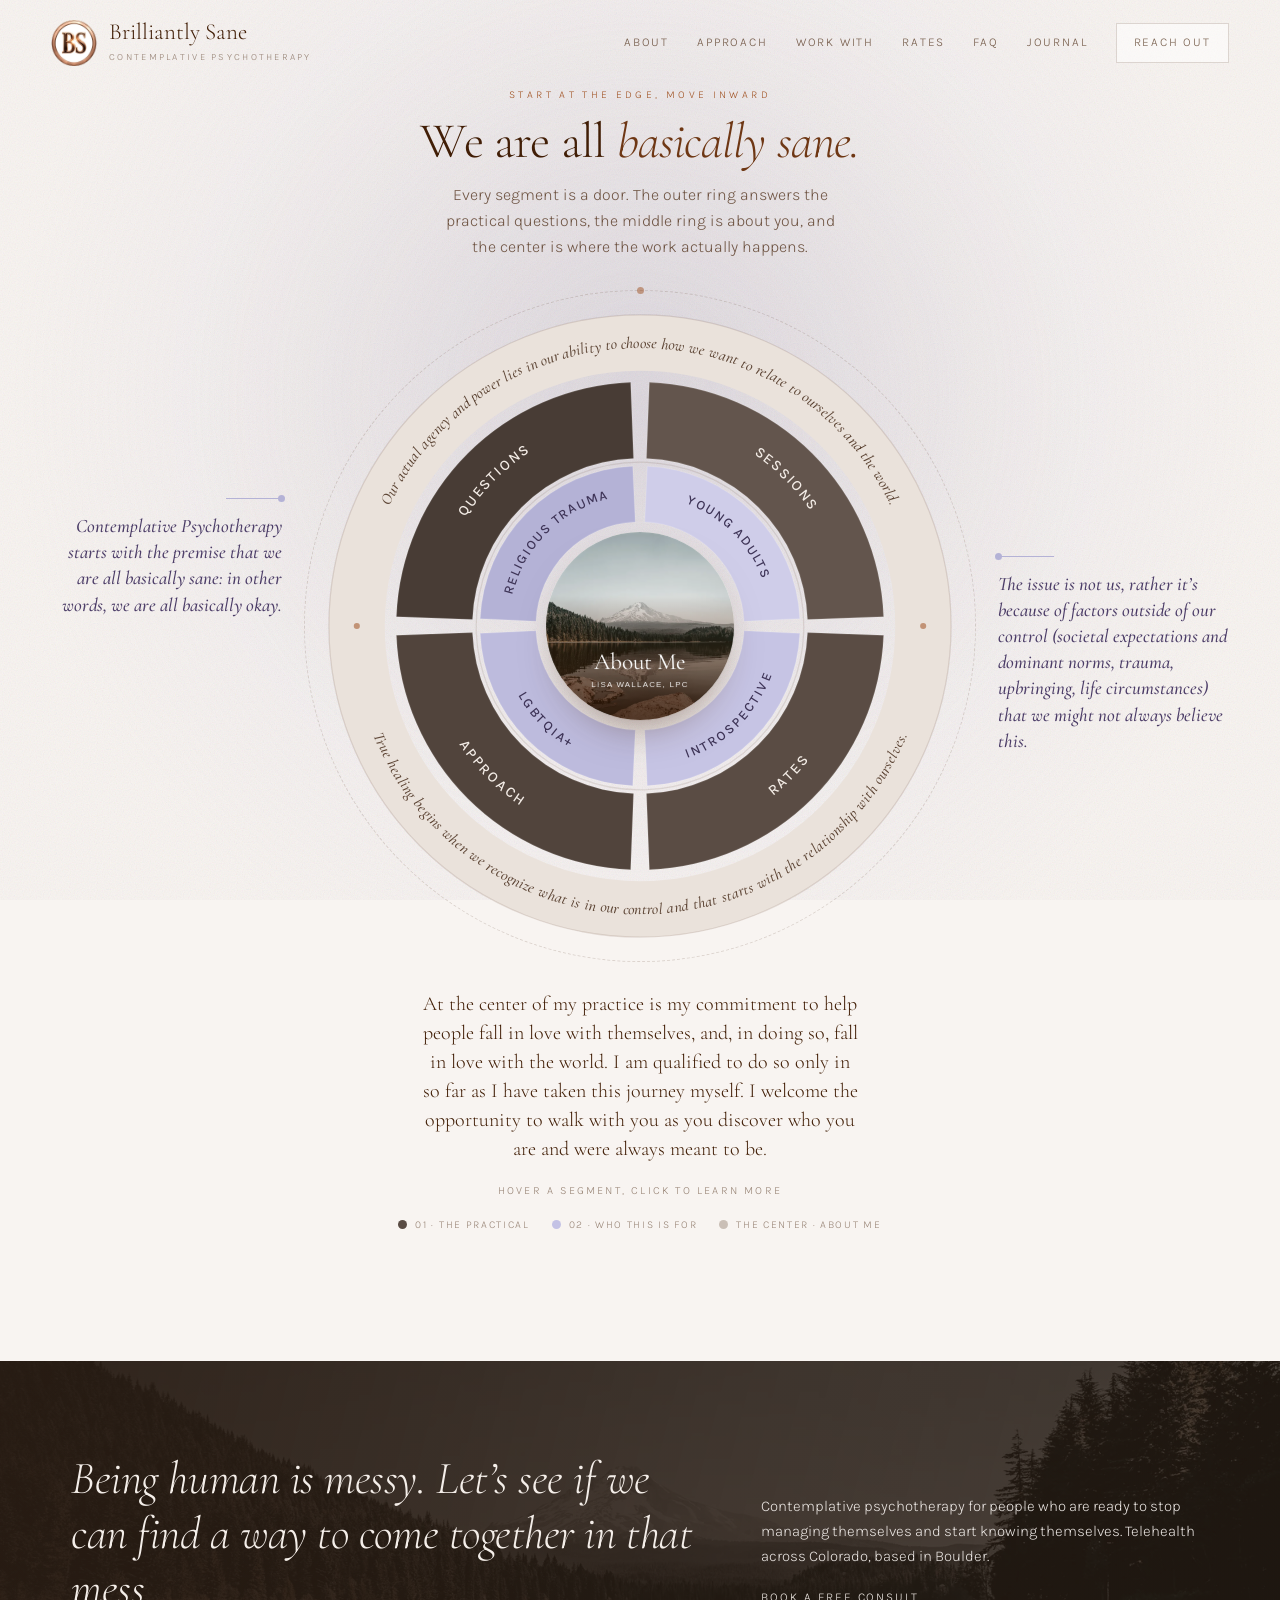
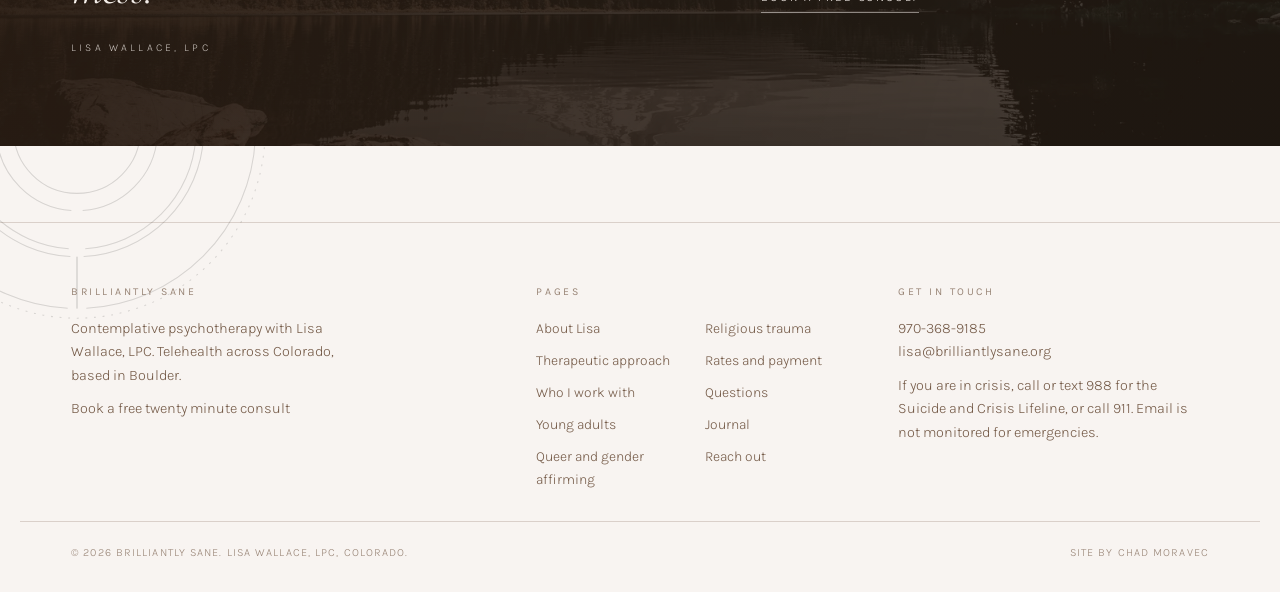
<file: index.html>
<!DOCTYPE html>
<html lang="en">
<head>
<meta charset="utf-8">
<meta name="viewport" content="width=device-width, initial-scale=1, viewport-fit=cover">
<title>Brilliantly Sane | Contemplative Psychotherapy in Boulder, Colorado</title>
<meta name="description" content="Contemplative psychotherapy with Lisa Wallace, LPC. Telehealth across Colorado, based in Boulder. $175 a session, free 20 minute consult.">
<meta name="robots" content="noindex, nofollow">
<link rel="canonical" href="https://losmanzanos.github.io/lisa/">
<meta property="og:type" content="website">
<meta property="og:site_name" content="Brilliantly Sane">
<meta property="og:title" content="Brilliantly Sane | Contemplative Psychotherapy in Boulder, Colorado">
<meta property="og:description" content="Contemplative psychotherapy with Lisa Wallace, LPC. Telehealth across Colorado, based in Boulder. $175 a session, free 20 minute consult.">
<meta property="og:url" content="https://losmanzanos.github.io/lisa/">
<meta property="og:image" content="https://losmanzanos.github.io/lisa/assets/img/og-brilliantly-sane.jpg">
<meta property="og:image:alt" content="The Brilliantly Sane monogram, a copper ring enclosing the letters B and S.">
<meta name="twitter:card" content="summary_large_image">
<meta name="twitter:title" content="Brilliantly Sane | Contemplative Psychotherapy in Boulder, Colorado">
<meta name="twitter:description" content="Contemplative psychotherapy with Lisa Wallace, LPC. Telehealth across Colorado, based in Boulder. $175 a session, free 20 minute consult.">
<meta name="twitter:image" content="https://losmanzanos.github.io/lisa/assets/img/og-brilliantly-sane.jpg">
<meta name="theme-color" content="#F8F4F1">
<link rel="icon" href="assets/img/favicon.png" sizes="64x64">
<link rel="icon" href="assets/img/favicon-32.png" sizes="32x32">
<link rel="apple-touch-icon" href="assets/img/apple-touch-icon.png">
<link rel="preconnect" href="https://fonts.googleapis.com">
<link rel="preconnect" href="https://fonts.gstatic.com" crossorigin>
<link href="https://fonts.googleapis.com/css2?family=Cormorant+Garamond:ital,wght@0,300;0,400;0,500;0,600;1,300;1,400&family=Karla:wght@300;400;500;600&display=swap" rel="stylesheet">
<link rel="stylesheet" href="assets/site.css">
<link rel="stylesheet" href="assets/home.css">
<script type="application/ld+json">{"@context":"https://schema.org","@type":"LocalBusiness","@id":"https://losmanzanos.github.io/lisa/#practice","name":"Brilliantly Sane","alternateName":"Brilliantly Sane Counseling","description":"Contemplative psychotherapy with Lisa Wallace, LPC. Telehealth across Colorado, based in Boulder.","url":"https://losmanzanos.github.io/lisa/","telephone":"970-368-9185","email":"lisa@brilliantlysane.org","image":"https://losmanzanos.github.io/lisa/assets/img/og-brilliantly-sane.jpg","priceRange":"$175","address":{"@type":"PostalAddress","addressLocality":"Boulder","addressRegion":"CO","addressCountry":"US"},"areaServed":{"@type":"State","name":"Colorado"},"founder":{"@type":"Person","name":"Lisa Wallace","honorificSuffix":"LPC","jobTitle":"Licensed Professional Counselor","alumniOf":{"@type":"CollegeOrUniversity","name":"Naropa University"}}}</script>
</head><body class="home">
<a class="skip" href="#main">Skip to content</a>
<div class="aura"></div>
<div class="grain"></div>

<header class="site-head">
  <a class="brand" id="brand" href="./" aria-label="Brilliantly Sane, home">
    <picture>
      <source srcset="assets/img/logo.webp" type="image/webp">
      <img class="mark" src="assets/img/logo.png" width="46" height="46" alt="The Brilliantly Sane monogram, a copper ring enclosing the letters B and S.">
    </picture>
    <span><span class="brand-name">Brilliantly Sane</span><span class="brand-sub">Contemplative Psychotherapy</span></span>
  </a>
  <button class="menu-btn" aria-expanded="false" aria-controls="sitenav">Menu</button>
  <nav class="site-nav" id="sitenav" aria-label="Main">
      <a href="about/">About</a>
      <a href="approach/">Approach</a>
      <a href="work-with/">Work With</a>
      <a href="rates/">Rates</a>
      <a href="faq/">FAQ</a>
      <a href="journal/">Journal</a>
      <a class="cta" href="contact/">Reach out</a>
      <p class="nav-foot"><a href="tel:+19703689185">970-368-9185</a><a href="mailto:lisa@brilliantlysane.org">lisa@brilliantlysane.org</a></p>
  </nav>
</header>
<main id="main">
<section class="lede">
  <p class="kicker">Start at the edge, move inward</p>
  <h1>We are all <em>basically sane.</em></h1>
  <p class="sub">Every segment is a door. The outer ring answers the practical questions, the middle ring is about you, and the center is where the work actually happens.</p>
</section>

<div class="stage-wrap">
  <p class="words words-top">Our actual agency and power lies in our ability to choose how we want to relate to ourselves and the world.</p>
  <p class="mid-words mid-top">Contemplative Psychotherapy starts with the premise that we are all basically sane: in other words, we are all basically okay.</p>
  <div class="stage" id="stage">
    <div class="orbit" aria-hidden="true"></div>
    <svg class="rings" id="ringSvg" viewBox="-52 -52 504 504" role="group" aria-label="Ring navigation"></svg>
    <button class="core" id="core" aria-label="About me, Lisa Wallace, the center of the practice">
      <span class="faces">
        <span class="face front">
          <picture>
            <source srcset="assets/img/center-peak.webp" type="image/webp">
            <img class="portrait" src="assets/img/center-peak.jpg" width="640" height="640" alt="">
          </picture>
          <span class="veil"></span>
          <span class="plate"><span class="nm">About Me</span><span class="rl">Lisa Wallace, LPC</span></span>
        </span>
        <span class="face back">
          <span class="q">&ldquo;Help people fall in love with themselves, and, in doing so, fall in love with the world.&rdquo;</span>
          <span class="go">Meet Lisa &rarr;</span>
        </span>
      </span>
    </button>
  </div>
  <p class="mid-words mid-bot">The issue is not us, rather it&rsquo;s because of factors outside of our control (societal expectations and dominant norms, trauma, upbringing, life circumstances) that we might not always believe this.</p>
  <p class="words words-bot">True healing begins when we recognize what is in our control and that starts with the relationship with ourselves.</p>
</div>

<div class="readout" id="readout">
  <div class="ro-idle">
    <p class="center-words">At the center of my practice is my commitment to help people fall in love with themselves, and, in doing so, fall in love with the world. I am qualified to do so only in so far as I have taken this journey myself. I welcome the opportunity to walk with you as you discover who you are and were always meant to be.</p>
    <p class="hint" id="hint">Hover a segment, click to learn more</p>
    <div class="legend">
      <span><i style="background:#5A4C44"></i>01 &middot; The Practical</span>
      <span><i style="background:#C4C2E5"></i>02 &middot; Who This Is For</span>
      <span><i style="background:#CABFB6"></i>The Center &middot; About Me</span>
    </div>
  </div>
  <div class="ro-live">
    <p class="ro-eyebrow" id="roEyebrow"></p>
    <h2 class="ro-title" id="roTitle"></h2>
    <p class="ro-text" id="roText"></p>
    <button class="ro-cta" id="roCta">Learn more &rarr;</button>
  </div>
</div>

<section class="sketch" aria-labelledby="sketchH">
  <p class="kicker" id="sketchH">From the edge to the center, and back out</p>
  <ol>
    <li class="sk sk0"><svg class="ri" viewBox="0 0 32 32" aria-hidden="true"><circle class="r0 lit" cx="16" cy="16" r="13.5"/><circle class="r1" cx="16" cy="16" r="8.75"/><circle class="r2" cx="16" cy="16" r="4.5"/></svg><p>Our actual agency and power lies in our ability to choose how we want to relate to ourselves and the world.</p></li>
    <li class="sk sk1"><svg class="ri" viewBox="0 0 32 32" aria-hidden="true"><circle class="r0" cx="16" cy="16" r="13.5"/><circle class="r1 lit" cx="16" cy="16" r="8.75"/><circle class="r2" cx="16" cy="16" r="4.5"/></svg><p>Contemplative Psychotherapy starts with the premise that we are all basically sane: in other words, we are all basically okay.</p></li>
    <li class="sk sk2"><svg class="ri" viewBox="0 0 32 32" aria-hidden="true"><circle class="r0" cx="16" cy="16" r="13.5"/><circle class="r1" cx="16" cy="16" r="8.75"/><circle class="r2 lit" cx="16" cy="16" r="4.5"/></svg><p>At the center of my practice is my commitment to help people fall in love with themselves, and, in doing so, fall in love with the world. I am qualified to do so only in so far as I have taken this journey myself. I welcome the opportunity to walk with you as you discover who you are and were always meant to be.</p></li>
    <li class="sk sk1"><svg class="ri" viewBox="0 0 32 32" aria-hidden="true"><circle class="r0" cx="16" cy="16" r="13.5"/><circle class="r1 lit" cx="16" cy="16" r="8.75"/><circle class="r2" cx="16" cy="16" r="4.5"/></svg><p>The issue is not us, rather it&rsquo;s because of factors outside of our control (societal expectations and dominant norms, trauma, upbringing, life circumstances) that we might not always believe this.</p></li>
    <li class="sk sk0"><svg class="ri" viewBox="0 0 32 32" aria-hidden="true"><circle class="r0 lit" cx="16" cy="16" r="13.5"/><circle class="r1" cx="16" cy="16" r="8.75"/><circle class="r2" cx="16" cy="16" r="4.5"/></svg><p>True healing begins when we recognize what is in our control and that starts with the relationship with ourselves.</p></li>
  </ol>
</section>

<section class="band has-img">
  <picture>
    <source type="image/webp" srcset="assets/img/lake-1000.webp 1000w, assets/img/lake-1600.webp 1600w, assets/img/lake-2400.webp 2400w" sizes="100vw">
    <img class="shot" src="assets/img/lake-1600.jpg" srcset="assets/img/lake-1000.jpg 1000w, assets/img/lake-1600.jpg 1600w, assets/img/lake-2400.jpg 2400w" sizes="100vw" width="2400" height="1279" loading="lazy" decoding="async" alt="A still alpine lake at dawn with a snow covered peak reflected on the surface and dark conifers along both shores.">
  </picture>
  <img class="motif" src="assets/img/rings-motif.svg" alt="" aria-hidden="true" width="400" height="400">
  <div class="inner">
    <div>
      <blockquote>Being human is messy. Let&rsquo;s see if we can find a way to come together in that mess.</blockquote>
      <p class="by">Lisa Wallace, LPC</p>
    </div>
    <div class="side">
      <p>Contemplative psychotherapy for people who are ready to stop managing themselves and start knowing themselves. Telehealth across Colorado, based in Boulder.</p>
      <p><a class="tlink" href="contact/">Book a free consult</a></p>
    </div>
  </div>
</section>
</main>

<div class="scrim" id="scrim"></div>
<div class="panel" id="panel" role="dialog" aria-modal="true" aria-labelledby="panelTitle" aria-hidden="true">
  <span class="grab" aria-hidden="true"></span>
  <div class="panel-top">
    <button class="x" id="closeBtn" aria-label="Close">&times;</button>
    <div class="swatch" id="pSwatch"></div>
    <p class="eyebrow" id="pEyebrow"></p>
    <h2 id="panelTitle"></h2>
    <blockquote id="pQuote"></blockquote>
  </div>
  <div class="panel-body">
    <p id="pIntro"></p>
    <ul class="bits" id="pBits"></ul>
  </div>
  <div class="panel-foot">
    <a class="tlink" href="contact/" id="pCta">Learn more &rarr;</a>
    <span class="note" id="pNote"></span>
  </div>
</div>

<footer class="site-foot">
  <div class="inner">
    <div>
      <h4>Brilliantly Sane</h4>
      <p>Contemplative psychotherapy with Lisa Wallace, LPC. Telehealth across Colorado, based in Boulder.</p>
      <p><a href="contact/">Book a free twenty minute consult</a></p>
    </div>
    <div>
      <h4>Pages</h4>
      <ul class="foot-links"><li><a href="about/">About Lisa</a></li><li><a href="approach/">Therapeutic approach</a></li><li><a href="work-with/">Who I work with</a></li><li><a href="young-adult-therapy/">Young adults</a></li><li><a href="lgbtqia-therapy/">Queer and gender affirming</a></li><li><a href="religious-trauma-therapy/">Religious trauma</a></li><li><a href="rates/">Rates and payment</a></li><li><a href="faq/">Questions</a></li><li><a href="journal/">Journal</a></li><li><a href="contact/">Reach out</a></li></ul>
    </div>
    <div>
      <h4>Get in touch</h4>
      <p><a href="tel:+19703689185">970-368-9185</a><br><a href="mailto:lisa@brilliantlysane.org">lisa@brilliantlysane.org</a></p>
      <p class="crisis">If you are in crisis, call or text 988 for the Suicide and Crisis Lifeline, or call 911. Email is not monitored for emergencies.</p>
    </div>
  </div>
  <div class="legal">
    <span>&copy; 2026 Brilliantly Sane. Lisa Wallace, LPC, Colorado.</span>
    <span>Site by Chad Moravec</span>
  </div>
</footer>
<script src="assets/site.js" defer></script>
<script src="assets/home.js" defer></script>
</body>
</html>
</file>
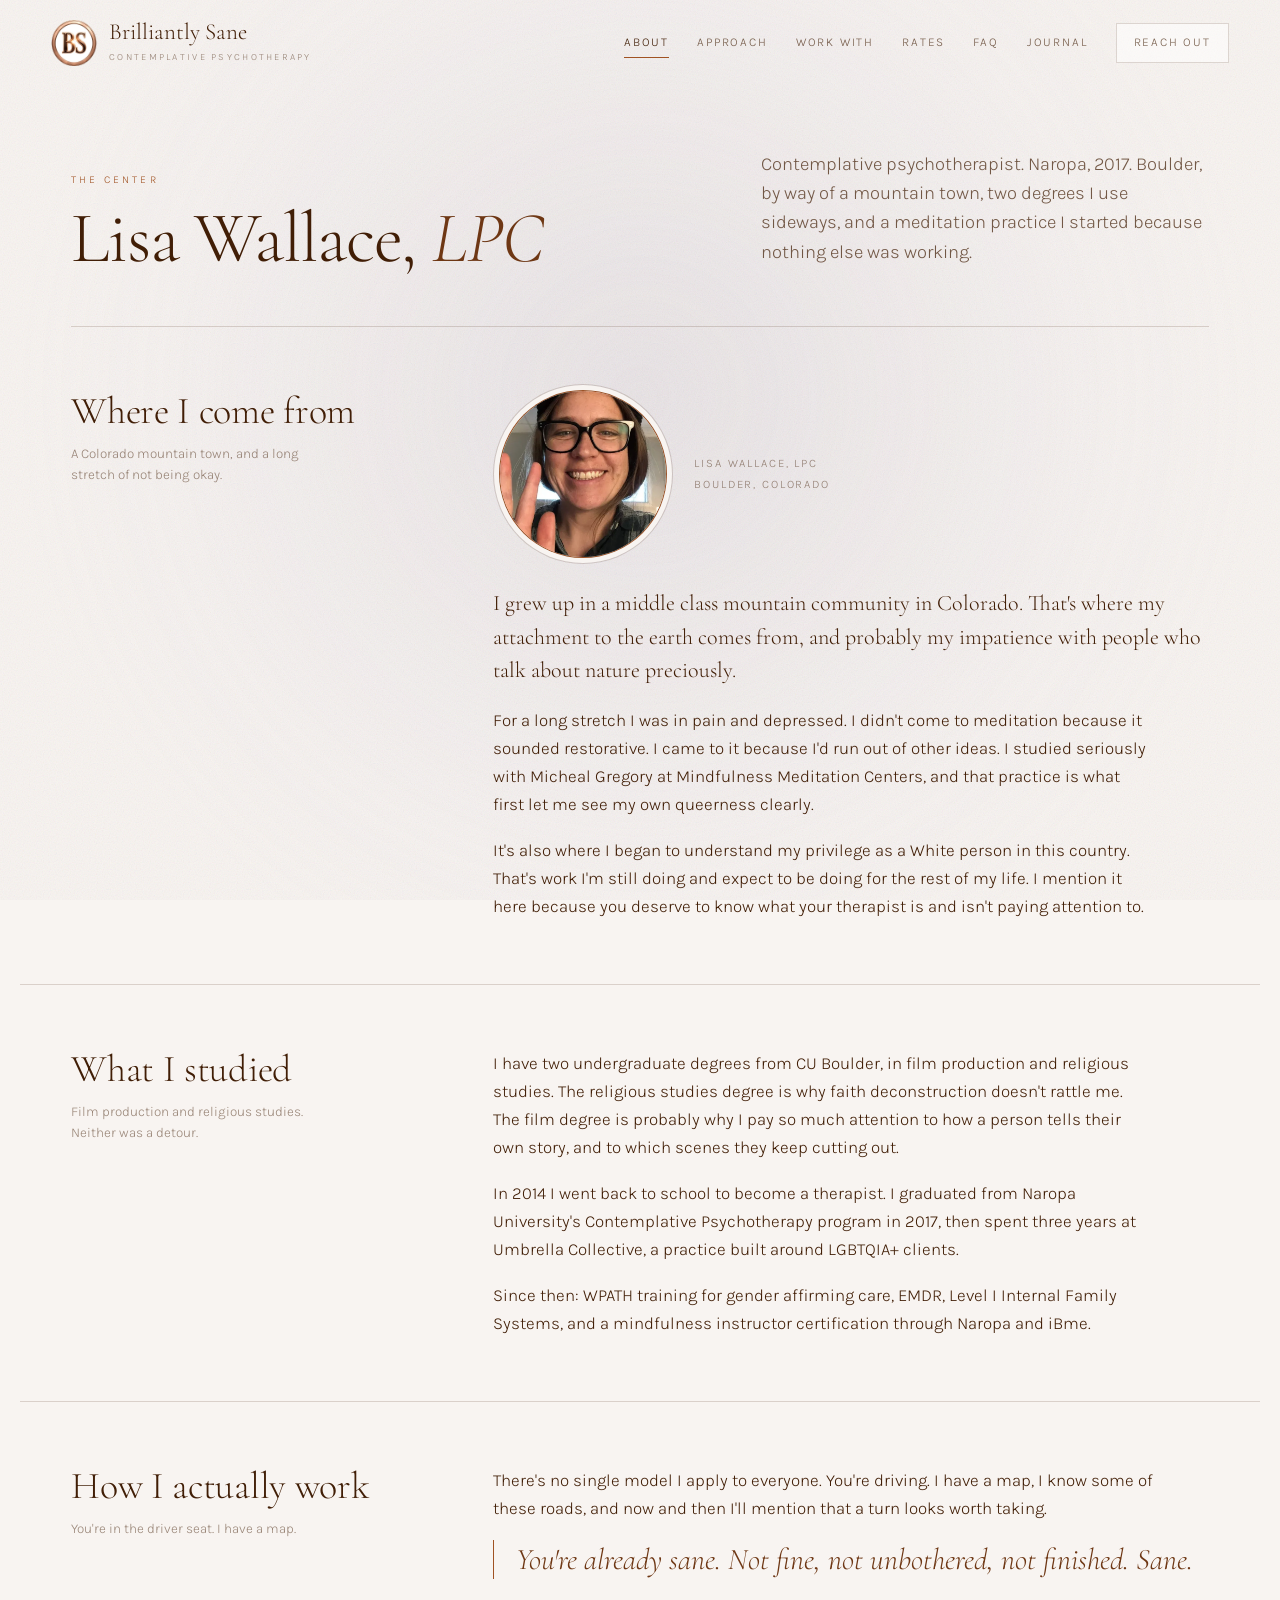
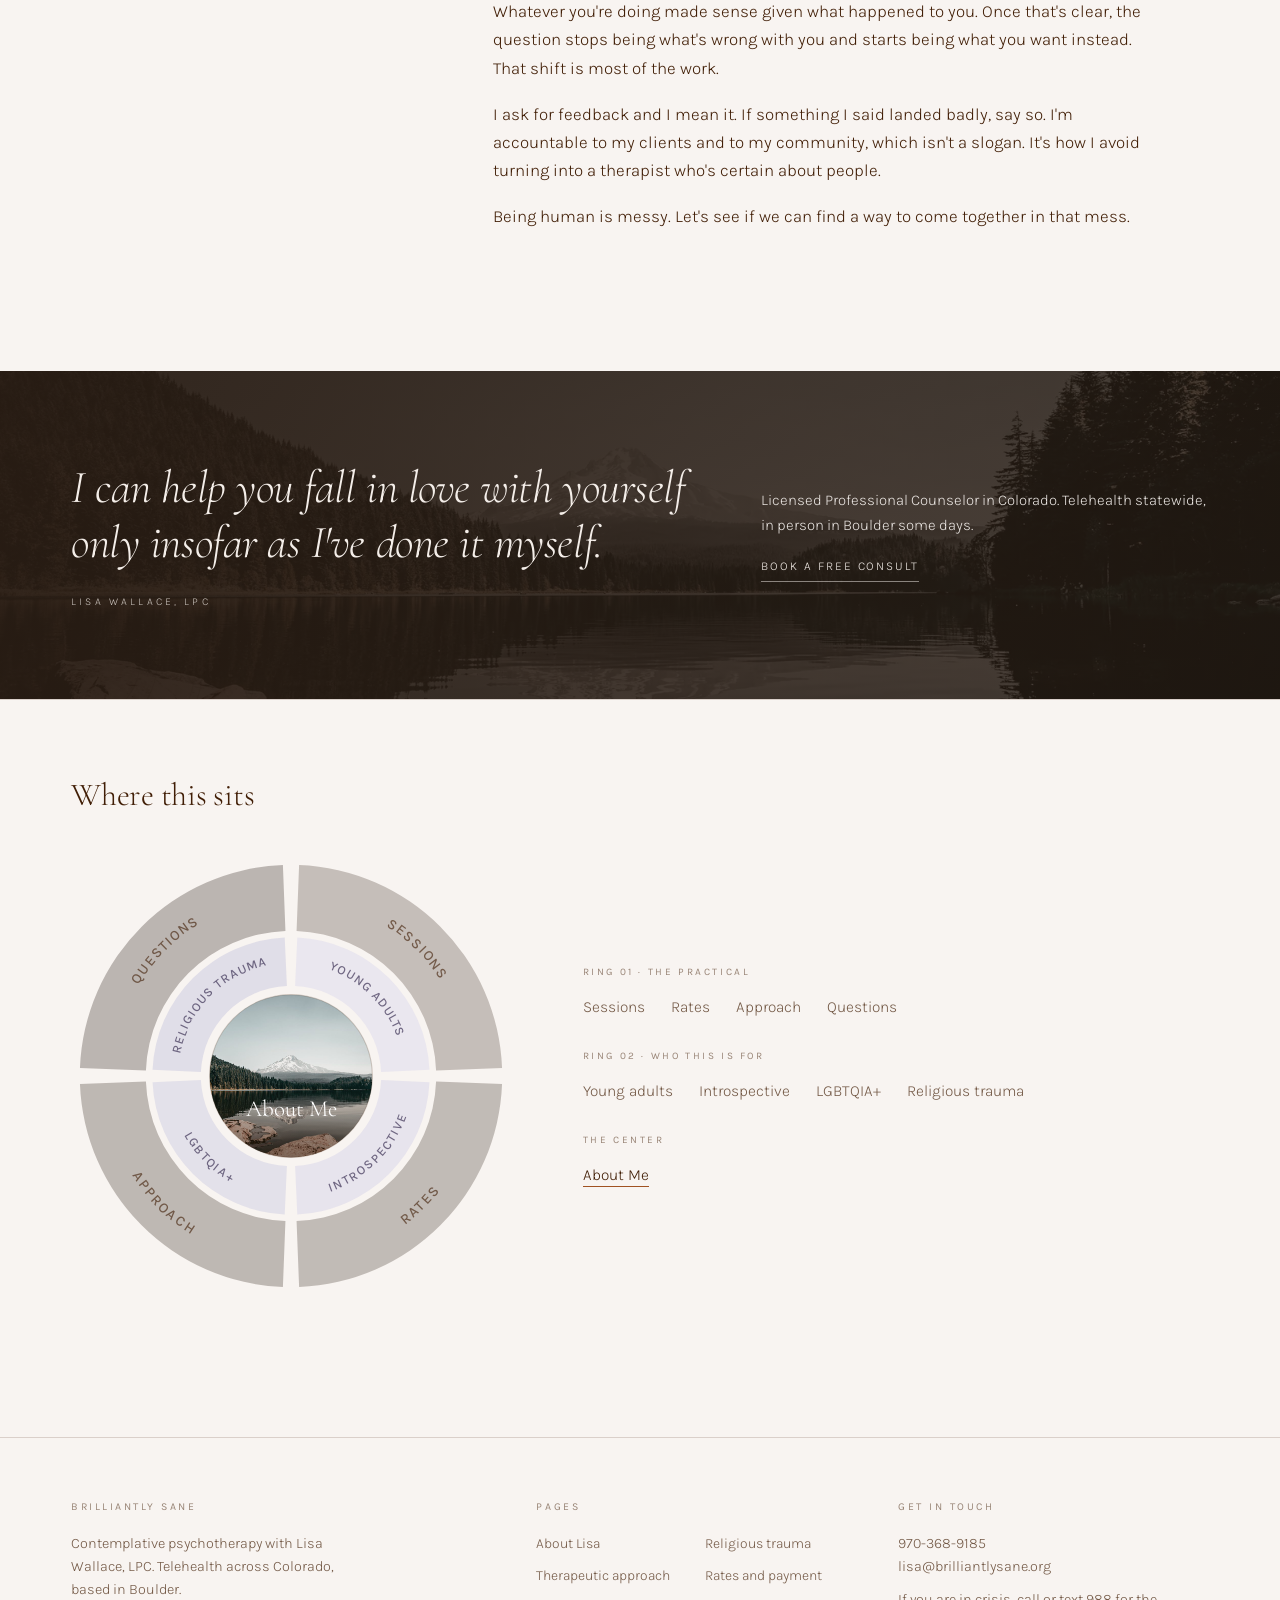
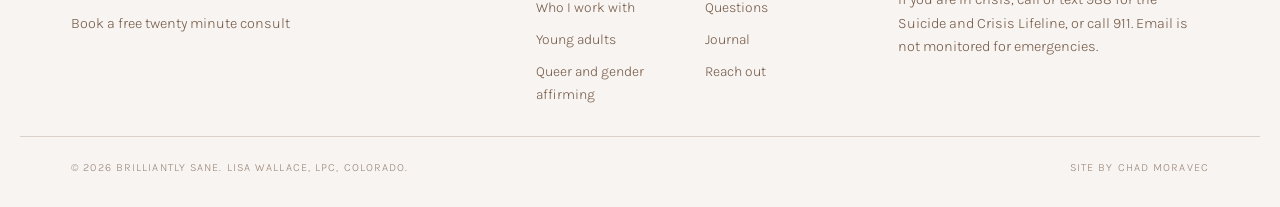
<file: about/index.html>
<!DOCTYPE html>
<html lang="en">
<head>
<meta charset="utf-8">
<meta name="viewport" content="width=device-width, initial-scale=1, viewport-fit=cover">
<title>About Lisa Wallace, LPC | Brilliantly Sane</title>
<meta name="description" content="Lisa Wallace is a contemplative psychotherapist in Boulder, Naropa trained, licensed in Colorado. Where she comes from, what she studied, and how she works.">
<meta name="robots" content="noindex, nofollow">
<link rel="canonical" href="https://losmanzanos.github.io/lisa/about/">
<meta property="og:type" content="website">
<meta property="og:site_name" content="Brilliantly Sane">
<meta property="og:title" content="About Lisa Wallace, LPC | Brilliantly Sane">
<meta property="og:description" content="Lisa Wallace is a contemplative psychotherapist in Boulder, Naropa trained, licensed in Colorado. Where she comes from, what she studied, and how she works.">
<meta property="og:url" content="https://losmanzanos.github.io/lisa/about/">
<meta property="og:image" content="https://losmanzanos.github.io/lisa/assets/img/og-brilliantly-sane.jpg">
<meta property="og:image:alt" content="The Brilliantly Sane monogram, a copper ring enclosing the letters B and S.">
<meta name="twitter:card" content="summary_large_image">
<meta name="twitter:title" content="About Lisa Wallace, LPC | Brilliantly Sane">
<meta name="twitter:description" content="Lisa Wallace is a contemplative psychotherapist in Boulder, Naropa trained, licensed in Colorado. Where she comes from, what she studied, and how she works.">
<meta name="twitter:image" content="https://losmanzanos.github.io/lisa/assets/img/og-brilliantly-sane.jpg">
<meta name="theme-color" content="#F8F4F1">
<link rel="icon" href="../assets/img/favicon.png" sizes="64x64">
<link rel="icon" href="../assets/img/favicon-32.png" sizes="32x32">
<link rel="apple-touch-icon" href="../assets/img/apple-touch-icon.png">
<link rel="preconnect" href="https://fonts.googleapis.com">
<link rel="preconnect" href="https://fonts.gstatic.com" crossorigin>
<link href="https://fonts.googleapis.com/css2?family=Cormorant+Garamond:ital,wght@0,300;0,400;0,500;0,600;1,300;1,400&family=Karla:wght@300;400;500;600&display=swap" rel="stylesheet">
<link rel="stylesheet" href="../assets/site.css">
<script type="application/ld+json">{"@context":"https://schema.org","@type":"LocalBusiness","@id":"https://losmanzanos.github.io/lisa/#practice","name":"Brilliantly Sane","alternateName":"Brilliantly Sane Counseling","description":"Contemplative psychotherapy with Lisa Wallace, LPC. Telehealth across Colorado, based in Boulder.","url":"https://losmanzanos.github.io/lisa/","telephone":"970-368-9185","email":"lisa@brilliantlysane.org","image":"https://losmanzanos.github.io/lisa/assets/img/og-brilliantly-sane.jpg","priceRange":"$175","address":{"@type":"PostalAddress","addressLocality":"Boulder","addressRegion":"CO","addressCountry":"US"},"areaServed":{"@type":"State","name":"Colorado"},"founder":{"@type":"Person","name":"Lisa Wallace","honorificSuffix":"LPC","jobTitle":"Licensed Professional Counselor","alumniOf":{"@type":"CollegeOrUniversity","name":"Naropa University"}}}</script>
<script type="application/ld+json">{"@context":"https://schema.org","@type":"Person","name":"Lisa Wallace","honorificSuffix":"LPC","jobTitle":"Licensed Professional Counselor","worksFor":{"@id":"https://losmanzanos.github.io/lisa/#practice"},"url":"https://losmanzanos.github.io/lisa/about/","image":"https://losmanzanos.github.io/lisa/assets/img/lisa.jpg","alumniOf":[{"@type":"CollegeOrUniversity","name":"Naropa University"},{"@type":"CollegeOrUniversity","name":"University of Colorado Boulder"}],"knowsAbout":["Contemplative psychotherapy","Internal Family Systems","EMDR","Gender affirming care","Religious trauma","Mindfulness"]}</script>
<script type="application/ld+json">{"@context":"https://schema.org","@type":"BreadcrumbList","itemListElement":[{"@type":"ListItem","position":1,"name":"Home","item":"https://losmanzanos.github.io/lisa/"},{"@type":"ListItem","position":2,"name":"About","item":"https://losmanzanos.github.io/lisa/about/"}]}</script>
</head><body class="interior">
<a class="skip" href="#main">Skip to content</a>
<div class="aura"></div>
<div class="grain"></div>

<header class="site-head">
  <a class="brand" href="../" aria-label="Brilliantly Sane, home">
    <picture>
      <source srcset="../assets/img/logo.webp" type="image/webp">
      <img class="mark" src="../assets/img/logo.png" width="46" height="46" alt="The Brilliantly Sane monogram, a copper ring enclosing the letters B and S.">
    </picture>
    <span><span class="brand-name">Brilliantly Sane</span><span class="brand-sub">Contemplative Psychotherapy</span></span>
  </a>
  <button class="menu-btn" aria-expanded="false" aria-controls="sitenav">Menu</button>
  <nav class="site-nav" id="sitenav" aria-label="Main">
      <a href="../about/" aria-current="page">About</a>
      <a href="../approach/">Approach</a>
      <a href="../work-with/">Work With</a>
      <a href="../rates/">Rates</a>
      <a href="../faq/">FAQ</a>
      <a href="../journal/">Journal</a>
      <a class="cta" href="../contact/">Reach out</a>
      <p class="nav-foot"><a href="tel:+19703689185">970-368-9185</a><a href="mailto:lisa@brilliantlysane.org">lisa@brilliantlysane.org</a></p>
  </nav>
</header>
<main id="main">
<div class="page-head">
  <div>
    <p class="eyebrow">The Center</p>
    <h1>Lisa Wallace, <em>LPC</em></h1>
  </div>
  <p class="standfirst">Contemplative psychotherapist. Naropa, 2017. Boulder, by way of a mountain town, two degrees I use sideways, and a meditation practice I started because nothing else was working.</p>
</div>
<div class="rule-full"><span></span></div>
<section class="sheet ">
  <div class="aside"><h2>Where I come from</h2><p>A Colorado mountain town, and a long stretch of not being okay.</p></div>
  <div class="prose"><figure class="portrait-fig">
  <picture><source srcset="../assets/img/lisa.webp" type="image/webp">
  <img src="../assets/img/lisa.jpg" width="640" height="640" alt="Lisa Wallace smiling in a knit cap and dark glasses, one hand raised in a wave."></picture>
  <figcaption>Lisa Wallace, LPC<br>Boulder, Colorado</figcaption>
</figure>
<p class="lead">I grew up in a middle class mountain community in Colorado. That's where my attachment to the earth comes from, and probably my impatience with people who talk about nature preciously.</p>
<p>For a long stretch I was in pain and depressed. I didn't come to meditation because it sounded restorative. I came to it because I'd run out of other ideas. I studied seriously with Micheal Gregory at Mindfulness Meditation Centers, and that practice is what first let me see my own queerness clearly.</p>
<p>It's also where I began to understand my privilege as a White person in this country. That's work I'm still doing and expect to be doing for the rest of my life. I mention it here because you deserve to know what your therapist is and isn't paying attention to.</p></div>
</section>
<section class="sheet ">
  <div class="aside"><h2>What I studied</h2><p>Film production and religious studies. Neither was a detour.</p></div>
  <div class="prose"><p>I have two undergraduate degrees from CU Boulder, in film production and religious studies. The religious studies degree is why faith deconstruction doesn't rattle me. The film degree is probably why I pay so much attention to how a person tells their own story, and to which scenes they keep cutting out.</p>
<p>In 2014 I went back to school to become a therapist. I graduated from Naropa University's Contemplative Psychotherapy program in 2017, then spent three years at Umbrella Collective, a practice built around LGBTQIA+ clients.</p>
<p>Since then: WPATH training for gender affirming care, EMDR, Level I Internal Family Systems, and a mindfulness instructor certification through Naropa and iBme.</p></div>
</section>
<section class="sheet ">
  <div class="aside"><h2>How I actually work</h2><p>You're in the driver seat. I have a map.</p></div>
  <div class="prose"><p>There's no single model I apply to everyone. You're driving. I have a map, I know some of these roads, and now and then I'll mention that a turn looks worth taking.</p>
<p class="pull">You're already sane. Not fine, not unbothered, not finished. Sane.</p>
<p>Whatever you're doing made sense given what happened to you. Once that's clear, the question stops being what's wrong with you and starts being what you want instead. That shift is most of the work.</p>
<p>I ask for feedback and I mean it. If something I said landed badly, say so. I'm accountable to my clients and to my community, which isn't a slogan. It's how I avoid turning into a therapist who's certain about people.</p>
<p>Being human is messy. Let's see if we can find a way to come together in that mess.</p></div>
</section>
<section class="band has-img">
  <picture><source type="image/webp" srcset="../assets/img/lake-1000.webp 1000w, ../assets/img/lake-1600.webp 1600w, ../assets/img/lake-2400.webp 2400w" sizes="100vw"><img class="shot" src="../assets/img/lake-1600.jpg" srcset="../assets/img/lake-1000.jpg 1000w, ../assets/img/lake-1600.jpg 1600w, ../assets/img/lake-2400.jpg 2400w" sizes="100vw" width="2400" height="1279" loading="lazy" decoding="async" alt="A still alpine lake at dawn with a snow covered peak reflected on the surface and dark conifers along both shores."></picture>
  <div class="motif-layer"><img class="motif" src="../assets/img/rings-motif.svg" alt="" aria-hidden="true" width="400" height="400"></div>
  <div class="inner">
    <div><blockquote>I can help you fall in love with yourself only insofar as I've done it myself.</blockquote><p class="by">Lisa Wallace, LPC</p></div>
    <div class="side"><p>Licensed Professional Counselor in Colorado. Telehealth statewide, in person in Boulder some days.</p><p><a class="tlink" href="../contact/">Book a free consult</a></p></div>
  </div>
</section>
<section class="wayfind" aria-labelledby="wayfind-h">
  <div class="wrap">
    <h2 id="wayfind-h">Where this sits</h2>
    <div class="wayfind-in">
      <svg class="ringnav" viewBox="0 0 400 400" role="group" aria-label="Site map as concentric rings">
        <defs><linearGradient id="wfVeil" x1="0" y1="0" x2="0" y2="1"><stop offset=".45" stop-color="#411E06" stop-opacity="0"/><stop offset="1" stop-color="#321604" stop-opacity=".78"/></linearGradient></defs>
        <a href="../contact/" class="nseg o" data-k="contact" aria-label="Sessions"><title>Sessions</title><path d="M207.37 8.14A192 192 0 0 1 391.86 192.63L331.90 194.93A132 132 0 0 0 205.07 68.10Z" fill="#63554D"/><path id="wf-o0" d="M206.37 34.12A166.0 166.0 0 0 1 365.88 193.63" fill="none"/><text class="nlbl" font-size="13" text-anchor="middle" dy="0.34em"><textPath href="#wf-o0" startOffset="50%">Sessions</textPath></text></a><a href="../rates/" class="nseg o" data-k="rates" aria-label="Rates"><title>Rates</title><path d="M391.86 207.37A192 192 0 0 1 207.37 391.86L205.07 331.90A132 132 0 0 0 331.90 205.07Z" fill="#5A4C44"/><path id="wf-o1" d="M206.37 365.88A166.0 166.0 0 0 0 365.88 206.37" fill="none"/><text class="nlbl" font-size="13" text-anchor="middle" dy="0.34em"><textPath href="#wf-o1" startOffset="50%">Rates</textPath></text></a><a href="../approach/" class="nseg o" data-k="approach" aria-label="Approach"><title>Approach</title><path d="M192.63 391.86A192 192 0 0 1 8.14 207.37L68.10 205.07A132 132 0 0 0 194.93 331.90Z" fill="#51443C"/><path id="wf-o2" d="M34.12 206.37A166.0 166.0 0 0 0 193.63 365.88" fill="none"/><text class="nlbl" font-size="13" text-anchor="middle" dy="0.34em"><textPath href="#wf-o2" startOffset="50%">Approach</textPath></text></a><a href="../faq/" class="nseg o" data-k="faq" aria-label="Questions"><title>Questions</title><path d="M8.14 192.63A192 192 0 0 1 192.63 8.14L194.93 68.10A132 132 0 0 0 68.10 194.93Z" fill="#483C35"/><path id="wf-o3" d="M34.12 193.63A166.0 166.0 0 0 1 193.63 34.12" fill="none"/><text class="nlbl" font-size="13" text-anchor="middle" dy="0.34em"><textPath href="#wf-o3" startOffset="50%">Questions</textPath></text></a><a href="../young-adult-therapy/" class="nseg m" data-k="young-adult-therapy" aria-label="Young adults"><title>Young adults</title><path d="M205.72 74.13A126 126 0 0 1 325.87 194.28L281.92 196.28A82 82 0 0 0 203.72 118.08Z" fill="#CFCDE9"/><path id="wf-m0" d="M204.85 93.11A107.0 107.0 0 0 1 306.89 195.15" fill="none"/><text class="nlbl" font-size="11.5" text-anchor="middle" dy="0.34em"><textPath href="#wf-m0" startOffset="50%">Young adults</textPath></text></a><a href="../work-with/" class="nseg m" data-k="work-with" aria-label="Introspective"><title>Introspective</title><path d="M325.87 205.72A126 126 0 0 1 205.72 325.87L203.72 281.92A82 82 0 0 0 281.92 203.72Z" fill="#C6C4E4"/><path id="wf-m1" d="M204.85 306.89A107.0 107.0 0 0 0 306.89 204.85" fill="none"/><text class="nlbl" font-size="11.5" text-anchor="middle" dy="0.34em"><textPath href="#wf-m1" startOffset="50%">Introspective</textPath></text></a><a href="../lgbtqia-therapy/" class="nseg m" data-k="lgbtqia-therapy" aria-label="LGBTQIA+"><title>LGBTQIA+</title><path d="M194.28 325.87A126 126 0 0 1 74.13 205.72L118.08 203.72A82 82 0 0 0 196.28 281.92Z" fill="#BDBBDD"/><path id="wf-m2" d="M93.11 204.85A107.0 107.0 0 0 0 195.15 306.89" fill="none"/><text class="nlbl" font-size="11.5" text-anchor="middle" dy="0.34em"><textPath href="#wf-m2" startOffset="50%">LGBTQIA+</textPath></text></a><a href="../religious-trauma-therapy/" class="nseg m" data-k="religious-trauma-therapy" aria-label="Religious trauma"><title>Religious trauma</title><path d="M74.13 194.28A126 126 0 0 1 194.28 74.13L196.28 118.08A82 82 0 0 0 118.08 196.28Z" fill="#B4B2D6"/><path id="wf-m3" d="M93.11 195.15A107.0 107.0 0 0 1 195.15 93.11" fill="none"/><text class="nlbl" font-size="11.5" text-anchor="middle" dy="0.34em"><textPath href="#wf-m3" startOffset="50%">Religious trauma</textPath></text></a>
        <a href="../about/" class="nseg c on" data-k="about" aria-label="About Me"><title>About Me</title><circle cx="200" cy="200" r="74" fill="#EDE7E1"/><image href="../assets/img/center-peak.jpg" x="126" y="126" width="148" height="148" clip-path="circle(74px at 74px 74px)" preserveAspectRatio="xMidYMid slice"/><circle class="cveil" cx="200" cy="200" r="74" fill="url(#wfVeil)"/><text class="clbl" x="200" y="236" text-anchor="middle">About Me</text><circle cx="200" cy="200" r="74" fill="none" stroke="rgba(65,30,6,.18)"/></a>
      </svg>
      <div class="wlist">
        <div class="wgroup"><h3>Ring 01 &middot; The Practical</h3><ul><li><a href="../contact/" data-k="contact">Sessions</a></li><li><a href="../rates/" data-k="rates">Rates</a></li><li><a href="../approach/" data-k="approach">Approach</a></li><li><a href="../faq/" data-k="faq">Questions</a></li></ul></div>
        <div class="wgroup"><h3>Ring 02 &middot; Who This Is For</h3><ul><li><a href="../young-adult-therapy/" data-k="young-adult-therapy">Young adults</a></li><li><a href="../work-with/" data-k="work-with">Introspective</a></li><li><a href="../lgbtqia-therapy/" data-k="lgbtqia-therapy">LGBTQIA+</a></li><li><a href="../religious-trauma-therapy/" data-k="religious-trauma-therapy">Religious trauma</a></li></ul></div>
        <div class="wgroup"><h3>The Center</h3><ul><li><a href="../about/" data-k="about" aria-current="page">About Me</a></li></ul></div>
      </div>
    </div>
  </div>
</section>
</main>
<footer class="site-foot">
  <div class="inner">
    <div>
      <h4>Brilliantly Sane</h4>
      <p>Contemplative psychotherapy with Lisa Wallace, LPC. Telehealth across Colorado, based in Boulder.</p>
      <p><a href="../contact/">Book a free twenty minute consult</a></p>
    </div>
    <div>
      <h4>Pages</h4>
      <ul class="foot-links"><li><a href="../about/">About Lisa</a></li><li><a href="../approach/">Therapeutic approach</a></li><li><a href="../work-with/">Who I work with</a></li><li><a href="../young-adult-therapy/">Young adults</a></li><li><a href="../lgbtqia-therapy/">Queer and gender affirming</a></li><li><a href="../religious-trauma-therapy/">Religious trauma</a></li><li><a href="../rates/">Rates and payment</a></li><li><a href="../faq/">Questions</a></li><li><a href="../journal/">Journal</a></li><li><a href="../contact/">Reach out</a></li></ul>
    </div>
    <div>
      <h4>Get in touch</h4>
      <p><a href="tel:+19703689185">970-368-9185</a><br><a href="mailto:lisa@brilliantlysane.org">lisa@brilliantlysane.org</a></p>
      <p class="crisis">If you are in crisis, call or text 988 for the Suicide and Crisis Lifeline, or call 911. Email is not monitored for emergencies.</p>
    </div>
  </div>
  <div class="legal">
    <span>&copy; 2026 Brilliantly Sane. Lisa Wallace, LPC, Colorado.</span>
    <span>Site by Chad Moravec</span>
  </div>
</footer>
<script src="../assets/site.js" defer></script>
</body>
</html>
</file>
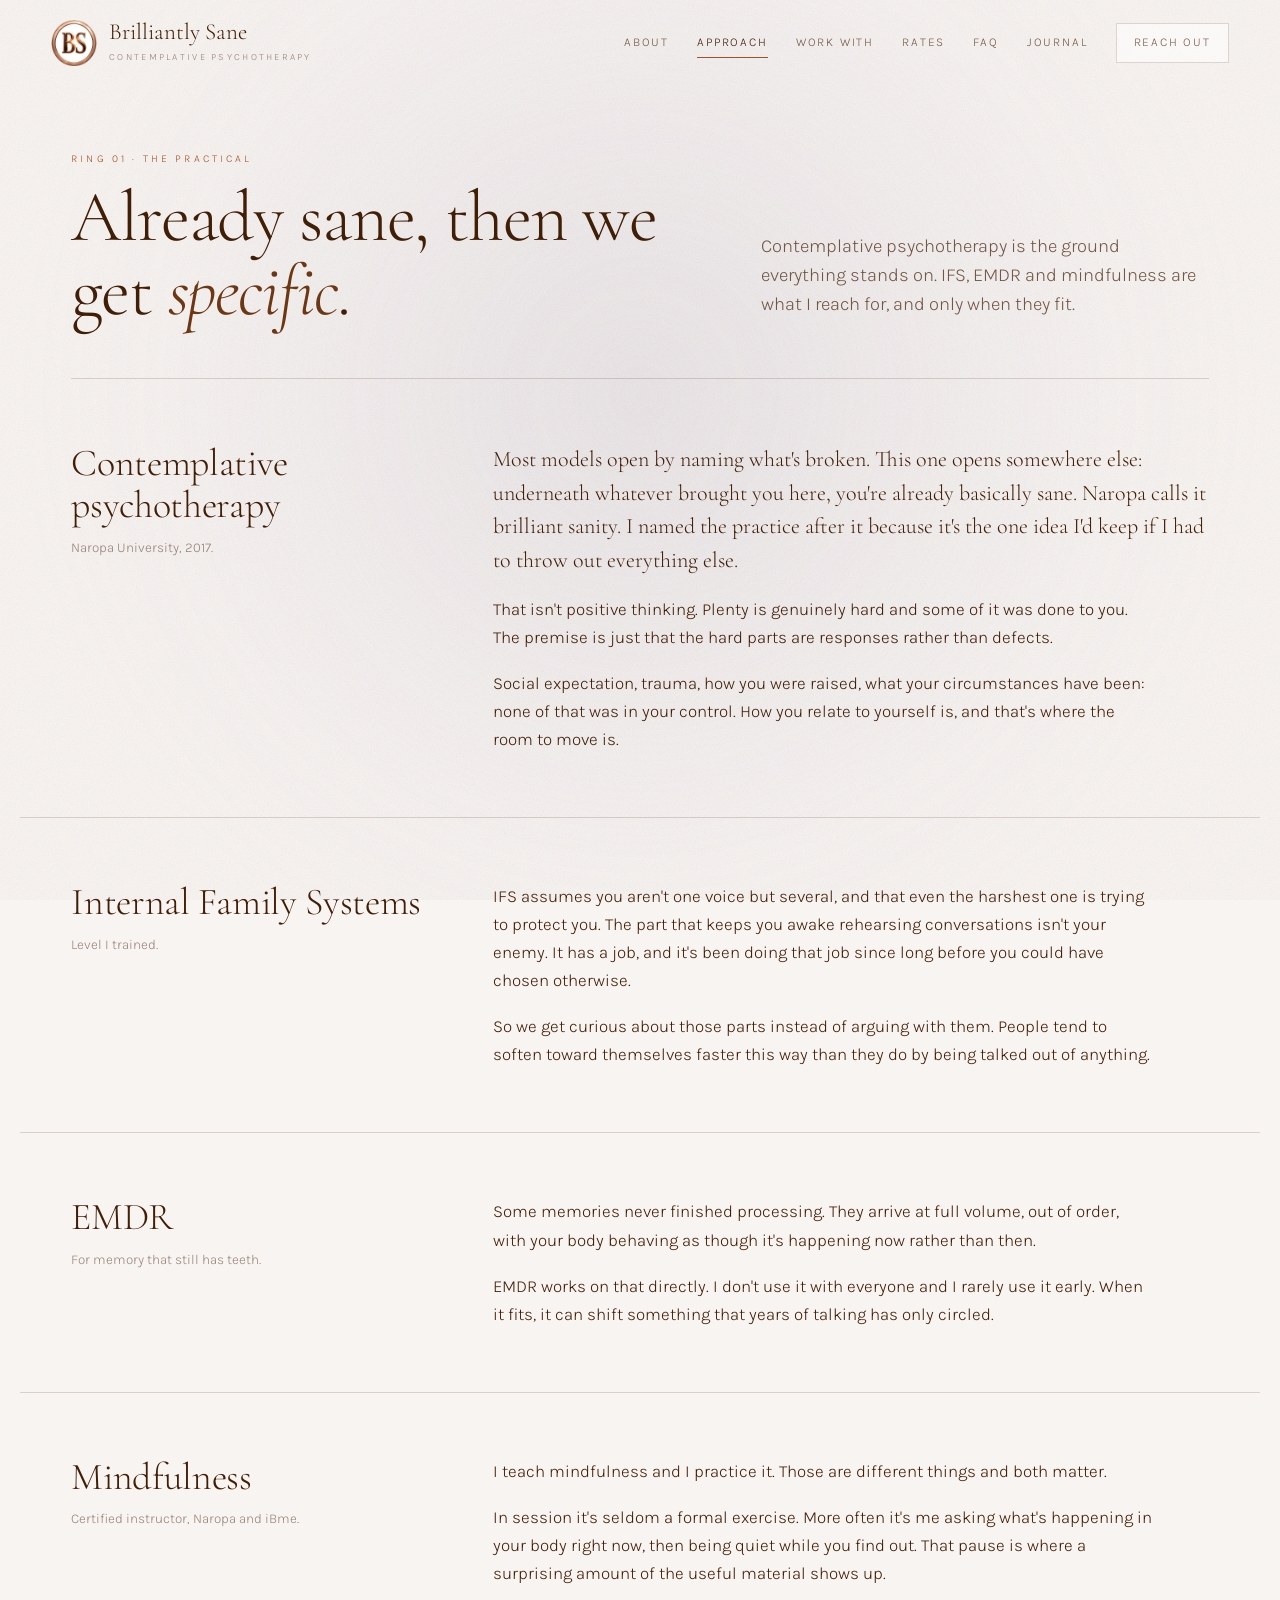
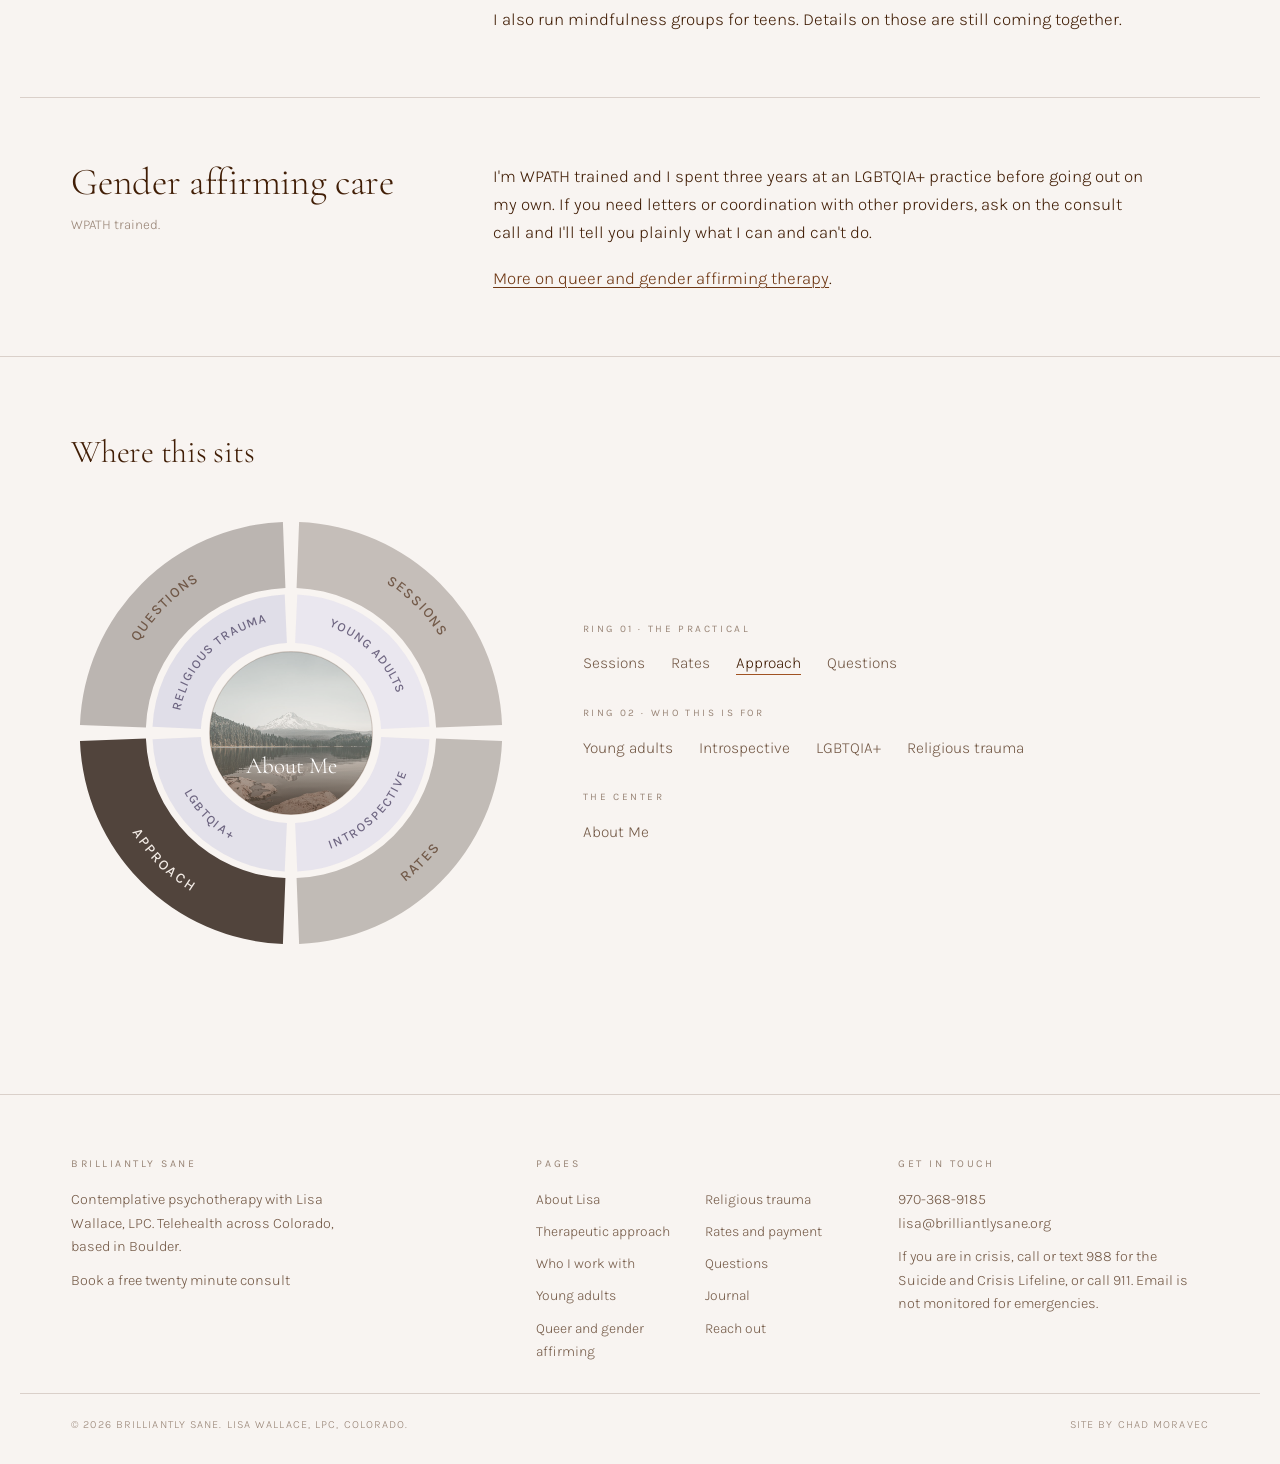
<file: approach/index.html>
<!DOCTYPE html>
<html lang="en">
<head>
<meta charset="utf-8">
<meta name="viewport" content="width=device-width, initial-scale=1, viewport-fit=cover">
<title>Therapeutic Approach | Contemplative Psychotherapy, IFS, EMDR</title>
<meta name="description" content="Contemplative psychotherapy begins from the premise that you&#x27;re already sane. How that plays out in session, plus IFS, EMDR, mindfulness and gender affirming care.">
<meta name="robots" content="noindex, nofollow">
<link rel="canonical" href="https://losmanzanos.github.io/lisa/approach/">
<meta property="og:type" content="website">
<meta property="og:site_name" content="Brilliantly Sane">
<meta property="og:title" content="Therapeutic Approach | Contemplative Psychotherapy, IFS, EMDR">
<meta property="og:description" content="Contemplative psychotherapy begins from the premise that you&#x27;re already sane. How that plays out in session, plus IFS, EMDR, mindfulness and gender affirming care.">
<meta property="og:url" content="https://losmanzanos.github.io/lisa/approach/">
<meta property="og:image" content="https://losmanzanos.github.io/lisa/assets/img/og-brilliantly-sane.jpg">
<meta property="og:image:alt" content="The Brilliantly Sane monogram, a copper ring enclosing the letters B and S.">
<meta name="twitter:card" content="summary_large_image">
<meta name="twitter:title" content="Therapeutic Approach | Contemplative Psychotherapy, IFS, EMDR">
<meta name="twitter:description" content="Contemplative psychotherapy begins from the premise that you&#x27;re already sane. How that plays out in session, plus IFS, EMDR, mindfulness and gender affirming care.">
<meta name="twitter:image" content="https://losmanzanos.github.io/lisa/assets/img/og-brilliantly-sane.jpg">
<meta name="theme-color" content="#F8F4F1">
<link rel="icon" href="../assets/img/favicon.png" sizes="64x64">
<link rel="icon" href="../assets/img/favicon-32.png" sizes="32x32">
<link rel="apple-touch-icon" href="../assets/img/apple-touch-icon.png">
<link rel="preconnect" href="https://fonts.googleapis.com">
<link rel="preconnect" href="https://fonts.gstatic.com" crossorigin>
<link href="https://fonts.googleapis.com/css2?family=Cormorant+Garamond:ital,wght@0,300;0,400;0,500;0,600;1,300;1,400&family=Karla:wght@300;400;500;600&display=swap" rel="stylesheet">
<link rel="stylesheet" href="../assets/site.css">
<script type="application/ld+json">{"@context":"https://schema.org","@type":"LocalBusiness","@id":"https://losmanzanos.github.io/lisa/#practice","name":"Brilliantly Sane","alternateName":"Brilliantly Sane Counseling","description":"Contemplative psychotherapy with Lisa Wallace, LPC. Telehealth across Colorado, based in Boulder.","url":"https://losmanzanos.github.io/lisa/","telephone":"970-368-9185","email":"lisa@brilliantlysane.org","image":"https://losmanzanos.github.io/lisa/assets/img/og-brilliantly-sane.jpg","priceRange":"$175","address":{"@type":"PostalAddress","addressLocality":"Boulder","addressRegion":"CO","addressCountry":"US"},"areaServed":{"@type":"State","name":"Colorado"},"founder":{"@type":"Person","name":"Lisa Wallace","honorificSuffix":"LPC","jobTitle":"Licensed Professional Counselor","alumniOf":{"@type":"CollegeOrUniversity","name":"Naropa University"}}}</script>
<script type="application/ld+json">{"@context":"https://schema.org","@type":"BreadcrumbList","itemListElement":[{"@type":"ListItem","position":1,"name":"Home","item":"https://losmanzanos.github.io/lisa/"},{"@type":"ListItem","position":2,"name":"Approach","item":"https://losmanzanos.github.io/lisa/approach/"}]}</script>
</head><body class="interior">
<a class="skip" href="#main">Skip to content</a>
<div class="aura"></div>
<div class="grain"></div>

<header class="site-head">
  <a class="brand" href="../" aria-label="Brilliantly Sane, home">
    <picture>
      <source srcset="../assets/img/logo.webp" type="image/webp">
      <img class="mark" src="../assets/img/logo.png" width="46" height="46" alt="The Brilliantly Sane monogram, a copper ring enclosing the letters B and S.">
    </picture>
    <span><span class="brand-name">Brilliantly Sane</span><span class="brand-sub">Contemplative Psychotherapy</span></span>
  </a>
  <button class="menu-btn" aria-expanded="false" aria-controls="sitenav">Menu</button>
  <nav class="site-nav" id="sitenav" aria-label="Main">
      <a href="../about/">About</a>
      <a href="../approach/" aria-current="page">Approach</a>
      <a href="../work-with/">Work With</a>
      <a href="../rates/">Rates</a>
      <a href="../faq/">FAQ</a>
      <a href="../journal/">Journal</a>
      <a class="cta" href="../contact/">Reach out</a>
      <p class="nav-foot"><a href="tel:+19703689185">970-368-9185</a><a href="mailto:lisa@brilliantlysane.org">lisa@brilliantlysane.org</a></p>
  </nav>
</header>
<main id="main">
<div class="page-head">
  <div>
    <p class="eyebrow">Ring 01 · The Practical</p>
    <h1>Already sane, then we get <em>specific</em>.</h1>
  </div>
  <p class="standfirst">Contemplative psychotherapy is the ground everything stands on. IFS, EMDR and mindfulness are what I reach for, and only when they fit.</p>
</div>
<div class="rule-full"><span></span></div>
<section class="sheet ">
  <div class="aside"><h2>Contemplative psychotherapy</h2><p>Naropa University, 2017.</p></div>
  <div class="prose"><p class="lead">Most models open by naming what's broken. This one opens somewhere else: underneath whatever brought you here, you're already basically sane. Naropa calls it brilliant sanity. I named the practice after it because it's the one idea I'd keep if I had to throw out everything else.</p>
<p>That isn't positive thinking. Plenty is genuinely hard and some of it was done to you. The premise is just that the hard parts are responses rather than defects.</p>
<p>Social expectation, trauma, how you were raised, what your circumstances have been: none of that was in your control. How you relate to yourself is, and that's where the room to move is.</p></div>
</section>
<section class="sheet ">
  <div class="aside"><h2>Internal Family Systems</h2><p>Level I trained.</p></div>
  <div class="prose"><p>IFS assumes you aren't one voice but several, and that even the harshest one is trying to protect you. The part that keeps you awake rehearsing conversations isn't your enemy. It has a job, and it's been doing that job since long before you could have chosen otherwise.</p>
<p>So we get curious about those parts instead of arguing with them. People tend to soften toward themselves faster this way than they do by being talked out of anything.</p></div>
</section>
<section class="sheet ">
  <div class="aside"><h2>EMDR</h2><p>For memory that still has teeth.</p></div>
  <div class="prose"><p>Some memories never finished processing. They arrive at full volume, out of order, with your body behaving as though it's happening now rather than then.</p>
<p>EMDR works on that directly. I don't use it with everyone and I rarely use it early. When it fits, it can shift something that years of talking has only circled.</p></div>
</section>
<section class="sheet ">
  <div class="aside"><h2>Mindfulness</h2><p>Certified instructor, Naropa and iBme.</p></div>
  <div class="prose"><p>I teach mindfulness and I practice it. Those are different things and both matter.</p>
<p>In session it's seldom a formal exercise. More often it's me asking what's happening in your body right now, then being quiet while you find out. That pause is where a surprising amount of the useful material shows up.</p>
<p>I also run mindfulness groups for teens. Details on those are still coming together.</p></div>
</section>
<section class="sheet ">
  <div class="aside"><h2>Gender affirming care</h2><p>WPATH trained.</p></div>
  <div class="prose"><p>I'm WPATH trained and I spent three years at an LGBTQIA+ practice before going out on my own. If you need letters or coordination with other providers, ask on the consult call and I'll tell you plainly what I can and can't do.</p>
<p><a href="../lgbtqia-therapy/">More on queer and gender affirming therapy</a>.</p></div>
</section>
<section class="wayfind" aria-labelledby="wayfind-h">
  <div class="wrap">
    <h2 id="wayfind-h">Where this sits</h2>
    <div class="wayfind-in">
      <svg class="ringnav" viewBox="0 0 400 400" role="group" aria-label="Site map as concentric rings">
        <defs><linearGradient id="wfVeil" x1="0" y1="0" x2="0" y2="1"><stop offset=".45" stop-color="#411E06" stop-opacity="0"/><stop offset="1" stop-color="#321604" stop-opacity=".78"/></linearGradient></defs>
        <a href="../contact/" class="nseg o" data-k="contact" aria-label="Sessions"><title>Sessions</title><path d="M207.37 8.14A192 192 0 0 1 391.86 192.63L331.90 194.93A132 132 0 0 0 205.07 68.10Z" fill="#63554D"/><path id="wf-o0" d="M206.37 34.12A166.0 166.0 0 0 1 365.88 193.63" fill="none"/><text class="nlbl" font-size="13" text-anchor="middle" dy="0.34em"><textPath href="#wf-o0" startOffset="50%">Sessions</textPath></text></a><a href="../rates/" class="nseg o" data-k="rates" aria-label="Rates"><title>Rates</title><path d="M391.86 207.37A192 192 0 0 1 207.37 391.86L205.07 331.90A132 132 0 0 0 331.90 205.07Z" fill="#5A4C44"/><path id="wf-o1" d="M206.37 365.88A166.0 166.0 0 0 0 365.88 206.37" fill="none"/><text class="nlbl" font-size="13" text-anchor="middle" dy="0.34em"><textPath href="#wf-o1" startOffset="50%">Rates</textPath></text></a><a href="../approach/" class="nseg o on" data-k="approach" aria-label="Approach"><title>Approach</title><path d="M192.63 391.86A192 192 0 0 1 8.14 207.37L68.10 205.07A132 132 0 0 0 194.93 331.90Z" fill="#51443C"/><path id="wf-o2" d="M34.12 206.37A166.0 166.0 0 0 0 193.63 365.88" fill="none"/><text class="nlbl" font-size="13" text-anchor="middle" dy="0.34em"><textPath href="#wf-o2" startOffset="50%">Approach</textPath></text></a><a href="../faq/" class="nseg o" data-k="faq" aria-label="Questions"><title>Questions</title><path d="M8.14 192.63A192 192 0 0 1 192.63 8.14L194.93 68.10A132 132 0 0 0 68.10 194.93Z" fill="#483C35"/><path id="wf-o3" d="M34.12 193.63A166.0 166.0 0 0 1 193.63 34.12" fill="none"/><text class="nlbl" font-size="13" text-anchor="middle" dy="0.34em"><textPath href="#wf-o3" startOffset="50%">Questions</textPath></text></a><a href="../young-adult-therapy/" class="nseg m" data-k="young-adult-therapy" aria-label="Young adults"><title>Young adults</title><path d="M205.72 74.13A126 126 0 0 1 325.87 194.28L281.92 196.28A82 82 0 0 0 203.72 118.08Z" fill="#CFCDE9"/><path id="wf-m0" d="M204.85 93.11A107.0 107.0 0 0 1 306.89 195.15" fill="none"/><text class="nlbl" font-size="11.5" text-anchor="middle" dy="0.34em"><textPath href="#wf-m0" startOffset="50%">Young adults</textPath></text></a><a href="../work-with/" class="nseg m" data-k="work-with" aria-label="Introspective"><title>Introspective</title><path d="M325.87 205.72A126 126 0 0 1 205.72 325.87L203.72 281.92A82 82 0 0 0 281.92 203.72Z" fill="#C6C4E4"/><path id="wf-m1" d="M204.85 306.89A107.0 107.0 0 0 0 306.89 204.85" fill="none"/><text class="nlbl" font-size="11.5" text-anchor="middle" dy="0.34em"><textPath href="#wf-m1" startOffset="50%">Introspective</textPath></text></a><a href="../lgbtqia-therapy/" class="nseg m" data-k="lgbtqia-therapy" aria-label="LGBTQIA+"><title>LGBTQIA+</title><path d="M194.28 325.87A126 126 0 0 1 74.13 205.72L118.08 203.72A82 82 0 0 0 196.28 281.92Z" fill="#BDBBDD"/><path id="wf-m2" d="M93.11 204.85A107.0 107.0 0 0 0 195.15 306.89" fill="none"/><text class="nlbl" font-size="11.5" text-anchor="middle" dy="0.34em"><textPath href="#wf-m2" startOffset="50%">LGBTQIA+</textPath></text></a><a href="../religious-trauma-therapy/" class="nseg m" data-k="religious-trauma-therapy" aria-label="Religious trauma"><title>Religious trauma</title><path d="M74.13 194.28A126 126 0 0 1 194.28 74.13L196.28 118.08A82 82 0 0 0 118.08 196.28Z" fill="#B4B2D6"/><path id="wf-m3" d="M93.11 195.15A107.0 107.0 0 0 1 195.15 93.11" fill="none"/><text class="nlbl" font-size="11.5" text-anchor="middle" dy="0.34em"><textPath href="#wf-m3" startOffset="50%">Religious trauma</textPath></text></a>
        <a href="../about/" class="nseg c" data-k="about" aria-label="About Me"><title>About Me</title><circle cx="200" cy="200" r="74" fill="#EDE7E1"/><image href="../assets/img/center-peak.jpg" x="126" y="126" width="148" height="148" clip-path="circle(74px at 74px 74px)" preserveAspectRatio="xMidYMid slice"/><circle class="cveil" cx="200" cy="200" r="74" fill="url(#wfVeil)"/><text class="clbl" x="200" y="236" text-anchor="middle">About Me</text><circle cx="200" cy="200" r="74" fill="none" stroke="rgba(65,30,6,.18)"/></a>
      </svg>
      <div class="wlist">
        <div class="wgroup"><h3>Ring 01 &middot; The Practical</h3><ul><li><a href="../contact/" data-k="contact">Sessions</a></li><li><a href="../rates/" data-k="rates">Rates</a></li><li><a href="../approach/" data-k="approach" aria-current="page">Approach</a></li><li><a href="../faq/" data-k="faq">Questions</a></li></ul></div>
        <div class="wgroup"><h3>Ring 02 &middot; Who This Is For</h3><ul><li><a href="../young-adult-therapy/" data-k="young-adult-therapy">Young adults</a></li><li><a href="../work-with/" data-k="work-with">Introspective</a></li><li><a href="../lgbtqia-therapy/" data-k="lgbtqia-therapy">LGBTQIA+</a></li><li><a href="../religious-trauma-therapy/" data-k="religious-trauma-therapy">Religious trauma</a></li></ul></div>
        <div class="wgroup"><h3>The Center</h3><ul><li><a href="../about/" data-k="about">About Me</a></li></ul></div>
      </div>
    </div>
  </div>
</section>
</main>
<footer class="site-foot">
  <div class="inner">
    <div>
      <h4>Brilliantly Sane</h4>
      <p>Contemplative psychotherapy with Lisa Wallace, LPC. Telehealth across Colorado, based in Boulder.</p>
      <p><a href="../contact/">Book a free twenty minute consult</a></p>
    </div>
    <div>
      <h4>Pages</h4>
      <ul class="foot-links"><li><a href="../about/">About Lisa</a></li><li><a href="../approach/">Therapeutic approach</a></li><li><a href="../work-with/">Who I work with</a></li><li><a href="../young-adult-therapy/">Young adults</a></li><li><a href="../lgbtqia-therapy/">Queer and gender affirming</a></li><li><a href="../religious-trauma-therapy/">Religious trauma</a></li><li><a href="../rates/">Rates and payment</a></li><li><a href="../faq/">Questions</a></li><li><a href="../journal/">Journal</a></li><li><a href="../contact/">Reach out</a></li></ul>
    </div>
    <div>
      <h4>Get in touch</h4>
      <p><a href="tel:+19703689185">970-368-9185</a><br><a href="mailto:lisa@brilliantlysane.org">lisa@brilliantlysane.org</a></p>
      <p class="crisis">If you are in crisis, call or text 988 for the Suicide and Crisis Lifeline, or call 911. Email is not monitored for emergencies.</p>
    </div>
  </div>
  <div class="legal">
    <span>&copy; 2026 Brilliantly Sane. Lisa Wallace, LPC, Colorado.</span>
    <span>Site by Chad Moravec</span>
  </div>
</footer>
<script src="../assets/site.js" defer></script>
</body>
</html>
</file>
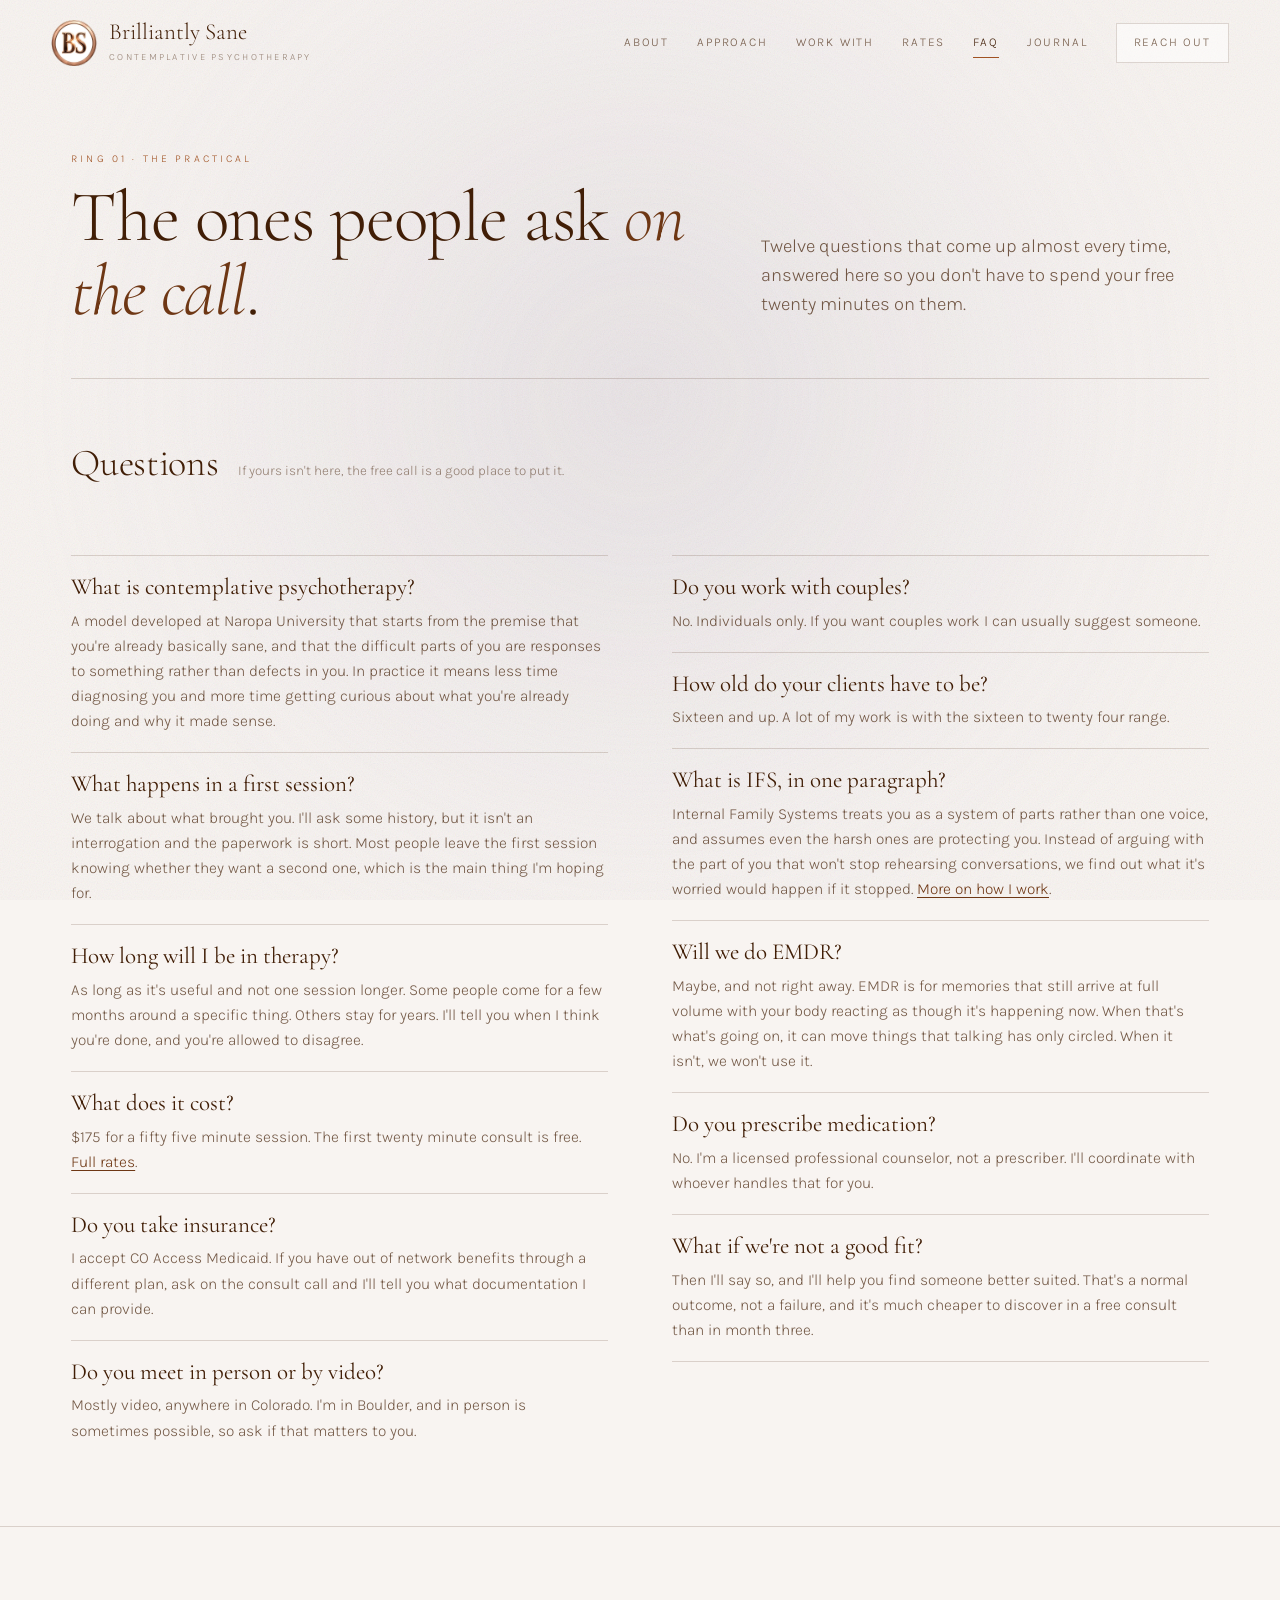
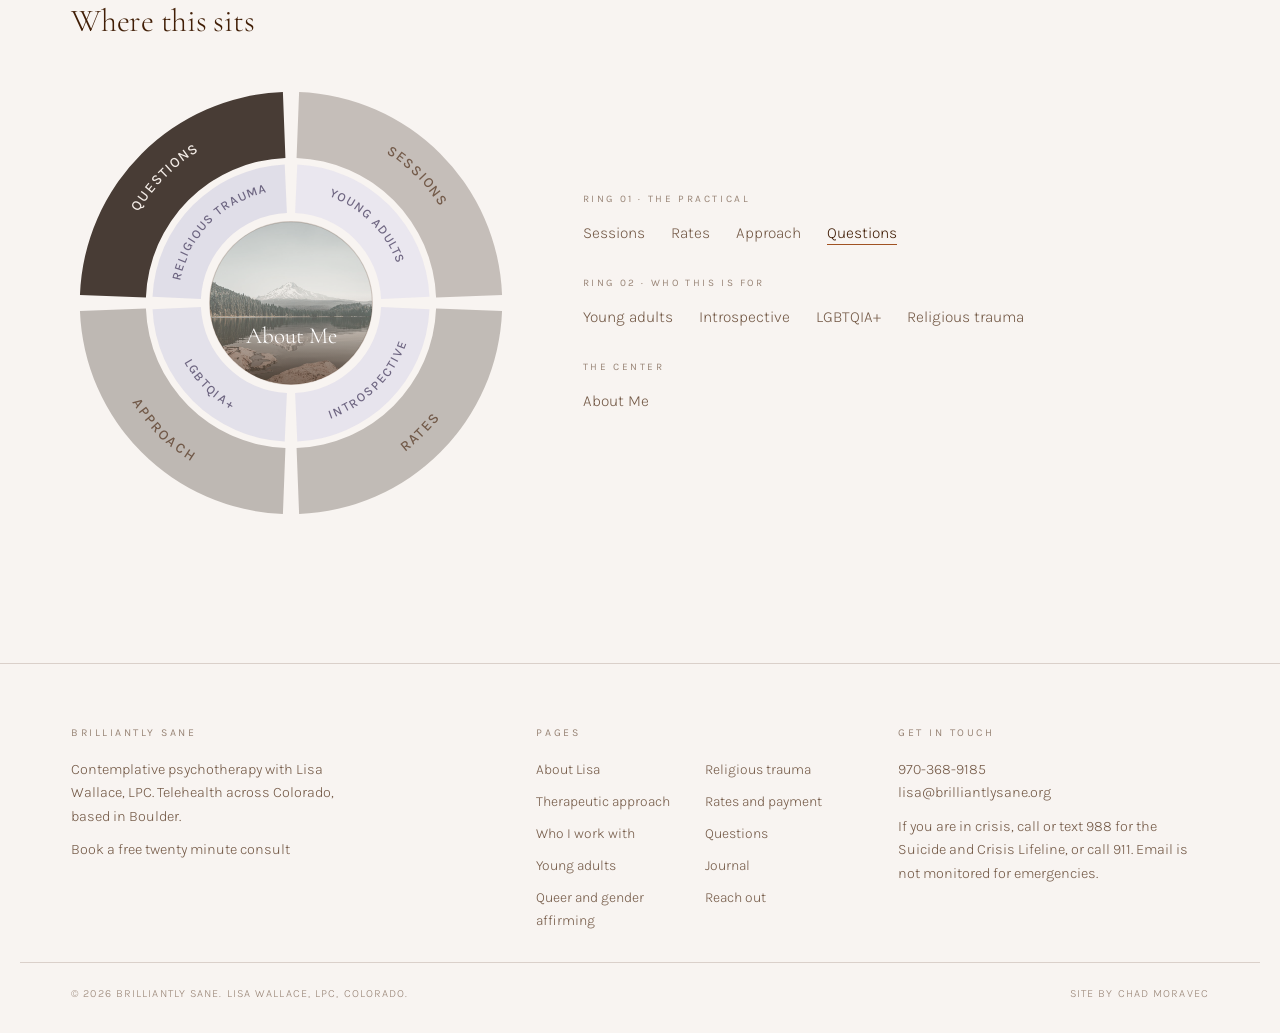
<file: faq/index.html>
<!DOCTYPE html>
<html lang="en">
<head>
<meta charset="utf-8">
<meta name="viewport" content="width=device-width, initial-scale=1, viewport-fit=cover">
<title>Questions People Ask | Brilliantly Sane</title>
<meta name="description" content="What a first session is like, what it costs, whether insurance works, how long therapy takes, and what happens if we&#x27;re not a fit. Twelve plain answers.">
<meta name="robots" content="noindex, nofollow">
<link rel="canonical" href="https://losmanzanos.github.io/lisa/faq/">
<meta property="og:type" content="website">
<meta property="og:site_name" content="Brilliantly Sane">
<meta property="og:title" content="Questions People Ask | Brilliantly Sane">
<meta property="og:description" content="What a first session is like, what it costs, whether insurance works, how long therapy takes, and what happens if we&#x27;re not a fit. Twelve plain answers.">
<meta property="og:url" content="https://losmanzanos.github.io/lisa/faq/">
<meta property="og:image" content="https://losmanzanos.github.io/lisa/assets/img/og-brilliantly-sane.jpg">
<meta property="og:image:alt" content="The Brilliantly Sane monogram, a copper ring enclosing the letters B and S.">
<meta name="twitter:card" content="summary_large_image">
<meta name="twitter:title" content="Questions People Ask | Brilliantly Sane">
<meta name="twitter:description" content="What a first session is like, what it costs, whether insurance works, how long therapy takes, and what happens if we&#x27;re not a fit. Twelve plain answers.">
<meta name="twitter:image" content="https://losmanzanos.github.io/lisa/assets/img/og-brilliantly-sane.jpg">
<meta name="theme-color" content="#F8F4F1">
<link rel="icon" href="../assets/img/favicon.png" sizes="64x64">
<link rel="icon" href="../assets/img/favicon-32.png" sizes="32x32">
<link rel="apple-touch-icon" href="../assets/img/apple-touch-icon.png">
<link rel="preconnect" href="https://fonts.googleapis.com">
<link rel="preconnect" href="https://fonts.gstatic.com" crossorigin>
<link href="https://fonts.googleapis.com/css2?family=Cormorant+Garamond:ital,wght@0,300;0,400;0,500;0,600;1,300;1,400&family=Karla:wght@300;400;500;600&display=swap" rel="stylesheet">
<link rel="stylesheet" href="../assets/site.css">
<script type="application/ld+json">{"@context":"https://schema.org","@type":"LocalBusiness","@id":"https://losmanzanos.github.io/lisa/#practice","name":"Brilliantly Sane","alternateName":"Brilliantly Sane Counseling","description":"Contemplative psychotherapy with Lisa Wallace, LPC. Telehealth across Colorado, based in Boulder.","url":"https://losmanzanos.github.io/lisa/","telephone":"970-368-9185","email":"lisa@brilliantlysane.org","image":"https://losmanzanos.github.io/lisa/assets/img/og-brilliantly-sane.jpg","priceRange":"$175","address":{"@type":"PostalAddress","addressLocality":"Boulder","addressRegion":"CO","addressCountry":"US"},"areaServed":{"@type":"State","name":"Colorado"},"founder":{"@type":"Person","name":"Lisa Wallace","honorificSuffix":"LPC","jobTitle":"Licensed Professional Counselor","alumniOf":{"@type":"CollegeOrUniversity","name":"Naropa University"}}}</script>
<script type="application/ld+json">{"@context":"https://schema.org","@type":"FAQPage","mainEntity":[{"@type":"Question","name":"What is contemplative psychotherapy?","acceptedAnswer":{"@type":"Answer","text":"<p>A model developed at Naropa University that starts from the premise that you're already basically sane, and that the difficult parts of you are responses to something rather than defects in you. In practice it means less time diagnosing you and more time getting curious about what you're already doing and why it made sense.</p>"}},{"@type":"Question","name":"What happens in a first session?","acceptedAnswer":{"@type":"Answer","text":"<p>We talk about what brought you. I'll ask some history, but it isn't an interrogation and the paperwork is short. Most people leave the first session knowing whether they want a second one, which is the main thing I'm hoping for.</p>"}},{"@type":"Question","name":"How long will I be in therapy?","acceptedAnswer":{"@type":"Answer","text":"<p>As long as it's useful and not one session longer. Some people come for a few months around a specific thing. Others stay for years. I'll tell you when I think you're done, and you're allowed to disagree.</p>"}},{"@type":"Question","name":"What does it cost?","acceptedAnswer":{"@type":"Answer","text":"<p>$175 for a fifty five minute session. The first twenty minute consult is free. <a href=\"../rates/\">Full rates</a>.</p>"}},{"@type":"Question","name":"Do you take insurance?","acceptedAnswer":{"@type":"Answer","text":"<p>I accept CO Access Medicaid. If you have out of network benefits through a different plan, ask on the consult call and I'll tell you what documentation I can provide.</p>"}},{"@type":"Question","name":"Do you meet in person or by video?","acceptedAnswer":{"@type":"Answer","text":"<p>Mostly video, anywhere in Colorado. I'm in Boulder, and in person is sometimes possible, so ask if that matters to you.</p>"}},{"@type":"Question","name":"Do you work with couples?","acceptedAnswer":{"@type":"Answer","text":"<p>No. Individuals only. If you want couples work I can usually suggest someone.</p>"}},{"@type":"Question","name":"How old do your clients have to be?","acceptedAnswer":{"@type":"Answer","text":"<p>Sixteen and up. A lot of my work is with the sixteen to twenty four range.</p>"}},{"@type":"Question","name":"What is IFS, in one paragraph?","acceptedAnswer":{"@type":"Answer","text":"<p>Internal Family Systems treats you as a system of parts rather than one voice, and assumes even the harsh ones are protecting you. Instead of arguing with the part of you that won't stop rehearsing conversations, we find out what it's worried would happen if it stopped. <a href=\"../approach/\">More on how I work</a>.</p>"}},{"@type":"Question","name":"Will we do EMDR?","acceptedAnswer":{"@type":"Answer","text":"<p>Maybe, and not right away. EMDR is for memories that still arrive at full volume with your body reacting as though it's happening now. When that's what's going on, it can move things that talking has only circled. When it isn't, we won't use it.</p>"}},{"@type":"Question","name":"Do you prescribe medication?","acceptedAnswer":{"@type":"Answer","text":"<p>No. I'm a licensed professional counselor, not a prescriber. I'll coordinate with whoever handles that for you.</p>"}},{"@type":"Question","name":"What if we're not a good fit?","acceptedAnswer":{"@type":"Answer","text":"<p>Then I'll say so, and I'll help you find someone better suited. That's a normal outcome, not a failure, and it's much cheaper to discover in a free consult than in month three.</p>"}}]}</script>
<script type="application/ld+json">{"@context":"https://schema.org","@type":"BreadcrumbList","itemListElement":[{"@type":"ListItem","position":1,"name":"Home","item":"https://losmanzanos.github.io/lisa/"},{"@type":"ListItem","position":2,"name":"Questions","item":"https://losmanzanos.github.io/lisa/faq/"}]}</script>
</head><body class="interior">
<a class="skip" href="#main">Skip to content</a>
<div class="aura"></div>
<div class="grain"></div>

<header class="site-head">
  <a class="brand" href="../" aria-label="Brilliantly Sane, home">
    <picture>
      <source srcset="../assets/img/logo.webp" type="image/webp">
      <img class="mark" src="../assets/img/logo.png" width="46" height="46" alt="The Brilliantly Sane monogram, a copper ring enclosing the letters B and S.">
    </picture>
    <span><span class="brand-name">Brilliantly Sane</span><span class="brand-sub">Contemplative Psychotherapy</span></span>
  </a>
  <button class="menu-btn" aria-expanded="false" aria-controls="sitenav">Menu</button>
  <nav class="site-nav" id="sitenav" aria-label="Main">
      <a href="../about/">About</a>
      <a href="../approach/">Approach</a>
      <a href="../work-with/">Work With</a>
      <a href="../rates/">Rates</a>
      <a href="../faq/" aria-current="page">FAQ</a>
      <a href="../journal/">Journal</a>
      <a class="cta" href="../contact/">Reach out</a>
      <p class="nav-foot"><a href="tel:+19703689185">970-368-9185</a><a href="mailto:lisa@brilliantlysane.org">lisa@brilliantlysane.org</a></p>
  </nav>
</header>
<main id="main">
<div class="page-head">
  <div>
    <p class="eyebrow">Ring 01 · The Practical</p>
    <h1>The ones people ask <em>on the call</em>.</h1>
  </div>
  <p class="standfirst">Twelve questions that come up almost every time, answered here so you don't have to spend your free twenty minutes on them.</p>
</div>
<div class="rule-full"><span></span></div>
<section class="sheet wide faq-cols">
  <div class="aside"><h2>Questions</h2><p>If yours isn't here, the free call is a good place to put it.</p></div>
  <div class="prose"><ul class="rows"><li><b>What is contemplative psychotherapy?</b><span class="val"><p>A model developed at Naropa University that starts from the premise that you're already basically sane, and that the difficult parts of you are responses to something rather than defects in you. In practice it means less time diagnosing you and more time getting curious about what you're already doing and why it made sense.</p></span></li><li><b>What happens in a first session?</b><span class="val"><p>We talk about what brought you. I'll ask some history, but it isn't an interrogation and the paperwork is short. Most people leave the first session knowing whether they want a second one, which is the main thing I'm hoping for.</p></span></li><li><b>How long will I be in therapy?</b><span class="val"><p>As long as it's useful and not one session longer. Some people come for a few months around a specific thing. Others stay for years. I'll tell you when I think you're done, and you're allowed to disagree.</p></span></li><li><b>What does it cost?</b><span class="val"><p>$175 for a fifty five minute session. The first twenty minute consult is free. <a href="../rates/">Full rates</a>.</p></span></li><li><b>Do you take insurance?</b><span class="val"><p>I accept CO Access Medicaid. If you have out of network benefits through a different plan, ask on the consult call and I'll tell you what documentation I can provide.</p></span></li><li><b>Do you meet in person or by video?</b><span class="val"><p>Mostly video, anywhere in Colorado. I'm in Boulder, and in person is sometimes possible, so ask if that matters to you.</p></span></li><li><b>Do you work with couples?</b><span class="val"><p>No. Individuals only. If you want couples work I can usually suggest someone.</p></span></li><li><b>How old do your clients have to be?</b><span class="val"><p>Sixteen and up. A lot of my work is with the sixteen to twenty four range.</p></span></li><li><b>What is IFS, in one paragraph?</b><span class="val"><p>Internal Family Systems treats you as a system of parts rather than one voice, and assumes even the harsh ones are protecting you. Instead of arguing with the part of you that won't stop rehearsing conversations, we find out what it's worried would happen if it stopped. <a href="../approach/">More on how I work</a>.</p></span></li><li><b>Will we do EMDR?</b><span class="val"><p>Maybe, and not right away. EMDR is for memories that still arrive at full volume with your body reacting as though it's happening now. When that's what's going on, it can move things that talking has only circled. When it isn't, we won't use it.</p></span></li><li><b>Do you prescribe medication?</b><span class="val"><p>No. I'm a licensed professional counselor, not a prescriber. I'll coordinate with whoever handles that for you.</p></span></li><li><b>What if we're not a good fit?</b><span class="val"><p>Then I'll say so, and I'll help you find someone better suited. That's a normal outcome, not a failure, and it's much cheaper to discover in a free consult than in month three.</p></span></li></ul></div>
</section>
<section class="wayfind" aria-labelledby="wayfind-h">
  <div class="wrap">
    <h2 id="wayfind-h">Where this sits</h2>
    <div class="wayfind-in">
      <svg class="ringnav" viewBox="0 0 400 400" role="group" aria-label="Site map as concentric rings">
        <defs><linearGradient id="wfVeil" x1="0" y1="0" x2="0" y2="1"><stop offset=".45" stop-color="#411E06" stop-opacity="0"/><stop offset="1" stop-color="#321604" stop-opacity=".78"/></linearGradient></defs>
        <a href="../contact/" class="nseg o" data-k="contact" aria-label="Sessions"><title>Sessions</title><path d="M207.37 8.14A192 192 0 0 1 391.86 192.63L331.90 194.93A132 132 0 0 0 205.07 68.10Z" fill="#63554D"/><path id="wf-o0" d="M206.37 34.12A166.0 166.0 0 0 1 365.88 193.63" fill="none"/><text class="nlbl" font-size="13" text-anchor="middle" dy="0.34em"><textPath href="#wf-o0" startOffset="50%">Sessions</textPath></text></a><a href="../rates/" class="nseg o" data-k="rates" aria-label="Rates"><title>Rates</title><path d="M391.86 207.37A192 192 0 0 1 207.37 391.86L205.07 331.90A132 132 0 0 0 331.90 205.07Z" fill="#5A4C44"/><path id="wf-o1" d="M206.37 365.88A166.0 166.0 0 0 0 365.88 206.37" fill="none"/><text class="nlbl" font-size="13" text-anchor="middle" dy="0.34em"><textPath href="#wf-o1" startOffset="50%">Rates</textPath></text></a><a href="../approach/" class="nseg o" data-k="approach" aria-label="Approach"><title>Approach</title><path d="M192.63 391.86A192 192 0 0 1 8.14 207.37L68.10 205.07A132 132 0 0 0 194.93 331.90Z" fill="#51443C"/><path id="wf-o2" d="M34.12 206.37A166.0 166.0 0 0 0 193.63 365.88" fill="none"/><text class="nlbl" font-size="13" text-anchor="middle" dy="0.34em"><textPath href="#wf-o2" startOffset="50%">Approach</textPath></text></a><a href="../faq/" class="nseg o on" data-k="faq" aria-label="Questions"><title>Questions</title><path d="M8.14 192.63A192 192 0 0 1 192.63 8.14L194.93 68.10A132 132 0 0 0 68.10 194.93Z" fill="#483C35"/><path id="wf-o3" d="M34.12 193.63A166.0 166.0 0 0 1 193.63 34.12" fill="none"/><text class="nlbl" font-size="13" text-anchor="middle" dy="0.34em"><textPath href="#wf-o3" startOffset="50%">Questions</textPath></text></a><a href="../young-adult-therapy/" class="nseg m" data-k="young-adult-therapy" aria-label="Young adults"><title>Young adults</title><path d="M205.72 74.13A126 126 0 0 1 325.87 194.28L281.92 196.28A82 82 0 0 0 203.72 118.08Z" fill="#CFCDE9"/><path id="wf-m0" d="M204.85 93.11A107.0 107.0 0 0 1 306.89 195.15" fill="none"/><text class="nlbl" font-size="11.5" text-anchor="middle" dy="0.34em"><textPath href="#wf-m0" startOffset="50%">Young adults</textPath></text></a><a href="../work-with/" class="nseg m" data-k="work-with" aria-label="Introspective"><title>Introspective</title><path d="M325.87 205.72A126 126 0 0 1 205.72 325.87L203.72 281.92A82 82 0 0 0 281.92 203.72Z" fill="#C6C4E4"/><path id="wf-m1" d="M204.85 306.89A107.0 107.0 0 0 0 306.89 204.85" fill="none"/><text class="nlbl" font-size="11.5" text-anchor="middle" dy="0.34em"><textPath href="#wf-m1" startOffset="50%">Introspective</textPath></text></a><a href="../lgbtqia-therapy/" class="nseg m" data-k="lgbtqia-therapy" aria-label="LGBTQIA+"><title>LGBTQIA+</title><path d="M194.28 325.87A126 126 0 0 1 74.13 205.72L118.08 203.72A82 82 0 0 0 196.28 281.92Z" fill="#BDBBDD"/><path id="wf-m2" d="M93.11 204.85A107.0 107.0 0 0 0 195.15 306.89" fill="none"/><text class="nlbl" font-size="11.5" text-anchor="middle" dy="0.34em"><textPath href="#wf-m2" startOffset="50%">LGBTQIA+</textPath></text></a><a href="../religious-trauma-therapy/" class="nseg m" data-k="religious-trauma-therapy" aria-label="Religious trauma"><title>Religious trauma</title><path d="M74.13 194.28A126 126 0 0 1 194.28 74.13L196.28 118.08A82 82 0 0 0 118.08 196.28Z" fill="#B4B2D6"/><path id="wf-m3" d="M93.11 195.15A107.0 107.0 0 0 1 195.15 93.11" fill="none"/><text class="nlbl" font-size="11.5" text-anchor="middle" dy="0.34em"><textPath href="#wf-m3" startOffset="50%">Religious trauma</textPath></text></a>
        <a href="../about/" class="nseg c" data-k="about" aria-label="About Me"><title>About Me</title><circle cx="200" cy="200" r="74" fill="#EDE7E1"/><image href="../assets/img/center-peak.jpg" x="126" y="126" width="148" height="148" clip-path="circle(74px at 74px 74px)" preserveAspectRatio="xMidYMid slice"/><circle class="cveil" cx="200" cy="200" r="74" fill="url(#wfVeil)"/><text class="clbl" x="200" y="236" text-anchor="middle">About Me</text><circle cx="200" cy="200" r="74" fill="none" stroke="rgba(65,30,6,.18)"/></a>
      </svg>
      <div class="wlist">
        <div class="wgroup"><h3>Ring 01 &middot; The Practical</h3><ul><li><a href="../contact/" data-k="contact">Sessions</a></li><li><a href="../rates/" data-k="rates">Rates</a></li><li><a href="../approach/" data-k="approach">Approach</a></li><li><a href="../faq/" data-k="faq" aria-current="page">Questions</a></li></ul></div>
        <div class="wgroup"><h3>Ring 02 &middot; Who This Is For</h3><ul><li><a href="../young-adult-therapy/" data-k="young-adult-therapy">Young adults</a></li><li><a href="../work-with/" data-k="work-with">Introspective</a></li><li><a href="../lgbtqia-therapy/" data-k="lgbtqia-therapy">LGBTQIA+</a></li><li><a href="../religious-trauma-therapy/" data-k="religious-trauma-therapy">Religious trauma</a></li></ul></div>
        <div class="wgroup"><h3>The Center</h3><ul><li><a href="../about/" data-k="about">About Me</a></li></ul></div>
      </div>
    </div>
  </div>
</section>
</main>
<footer class="site-foot">
  <div class="inner">
    <div>
      <h4>Brilliantly Sane</h4>
      <p>Contemplative psychotherapy with Lisa Wallace, LPC. Telehealth across Colorado, based in Boulder.</p>
      <p><a href="../contact/">Book a free twenty minute consult</a></p>
    </div>
    <div>
      <h4>Pages</h4>
      <ul class="foot-links"><li><a href="../about/">About Lisa</a></li><li><a href="../approach/">Therapeutic approach</a></li><li><a href="../work-with/">Who I work with</a></li><li><a href="../young-adult-therapy/">Young adults</a></li><li><a href="../lgbtqia-therapy/">Queer and gender affirming</a></li><li><a href="../religious-trauma-therapy/">Religious trauma</a></li><li><a href="../rates/">Rates and payment</a></li><li><a href="../faq/">Questions</a></li><li><a href="../journal/">Journal</a></li><li><a href="../contact/">Reach out</a></li></ul>
    </div>
    <div>
      <h4>Get in touch</h4>
      <p><a href="tel:+19703689185">970-368-9185</a><br><a href="mailto:lisa@brilliantlysane.org">lisa@brilliantlysane.org</a></p>
      <p class="crisis">If you are in crisis, call or text 988 for the Suicide and Crisis Lifeline, or call 911. Email is not monitored for emergencies.</p>
    </div>
  </div>
  <div class="legal">
    <span>&copy; 2026 Brilliantly Sane. Lisa Wallace, LPC, Colorado.</span>
    <span>Site by Chad Moravec</span>
  </div>
</footer>
<script src="../assets/site.js" defer></script>
</body>
</html>
</file>
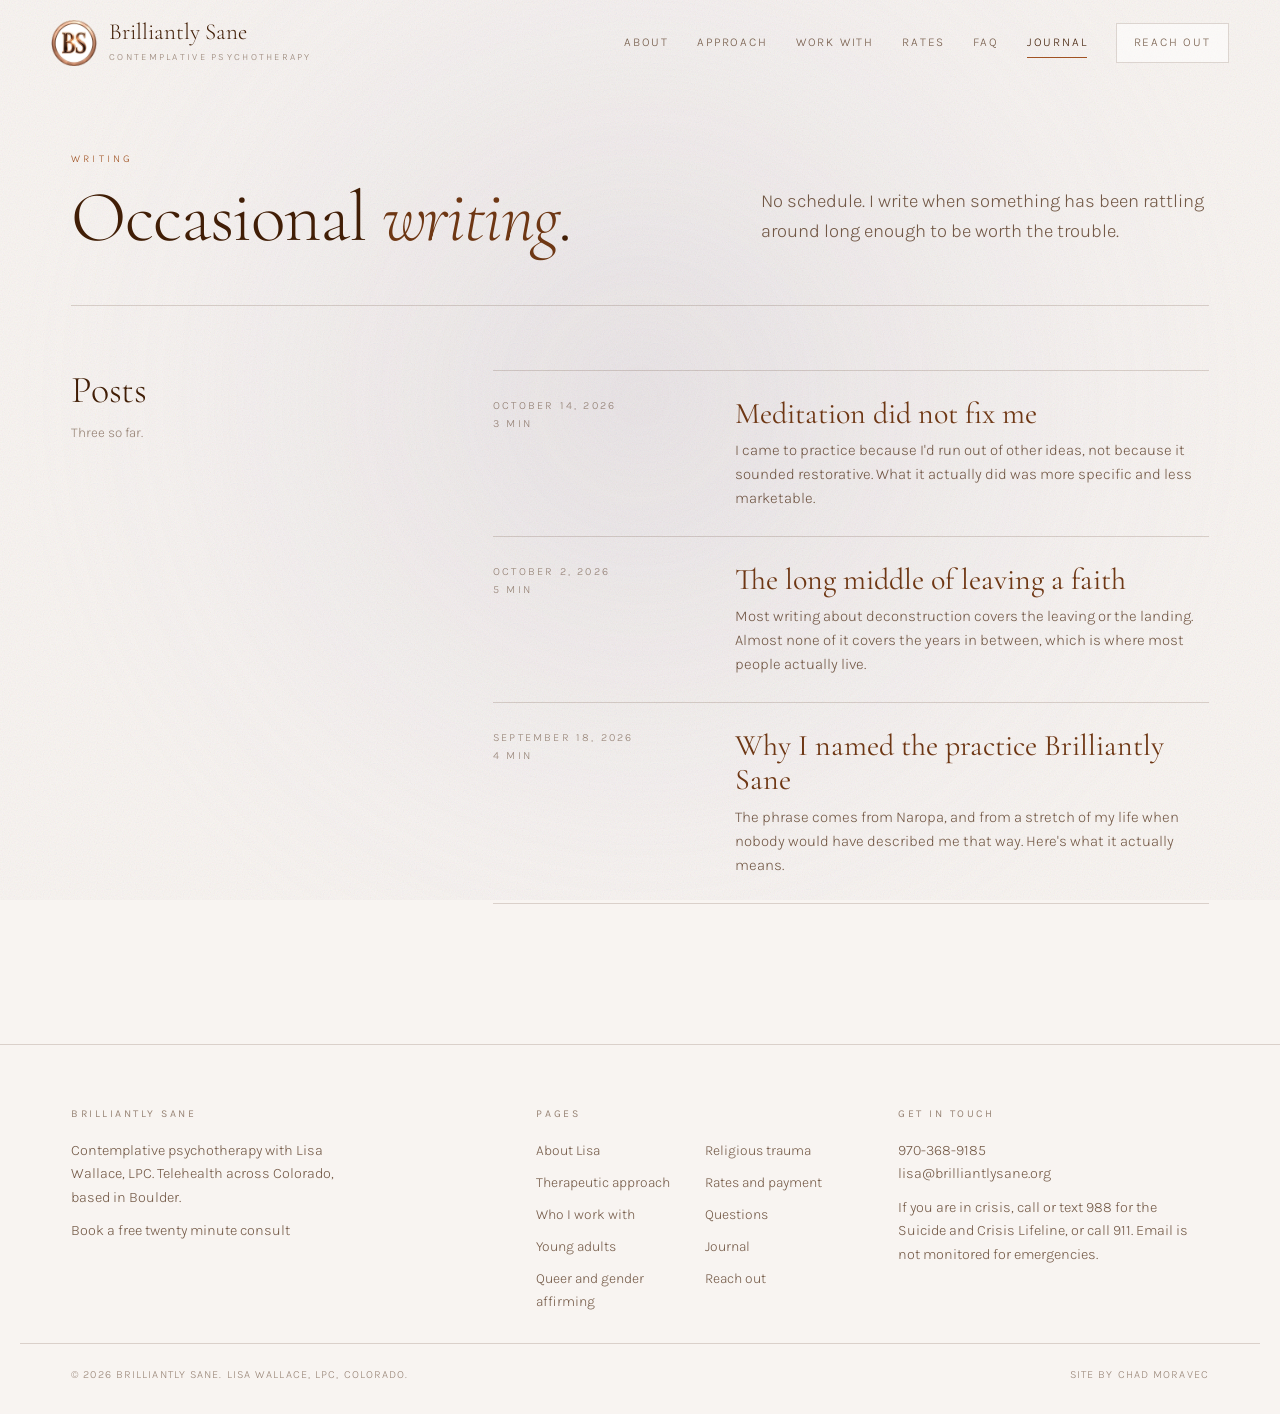
<file: journal/index.html>
<!DOCTYPE html>
<html lang="en">
<head>
<meta charset="utf-8">
<meta name="viewport" content="width=device-width, initial-scale=1, viewport-fit=cover">
<title>Journal | Brilliantly Sane</title>
<meta name="description" content="Occasional writing from Lisa Wallace on contemplative practice, faith transitions, and what actually happens in therapy. No posting schedule.">
<meta name="robots" content="noindex, nofollow">
<link rel="canonical" href="https://losmanzanos.github.io/lisa/journal/">
<meta property="og:type" content="website">
<meta property="og:site_name" content="Brilliantly Sane">
<meta property="og:title" content="Journal | Brilliantly Sane">
<meta property="og:description" content="Occasional writing from Lisa Wallace on contemplative practice, faith transitions, and what actually happens in therapy. No posting schedule.">
<meta property="og:url" content="https://losmanzanos.github.io/lisa/journal/">
<meta property="og:image" content="https://losmanzanos.github.io/lisa/assets/img/og-brilliantly-sane.jpg">
<meta property="og:image:alt" content="The Brilliantly Sane monogram, a copper ring enclosing the letters B and S.">
<meta name="twitter:card" content="summary_large_image">
<meta name="twitter:title" content="Journal | Brilliantly Sane">
<meta name="twitter:description" content="Occasional writing from Lisa Wallace on contemplative practice, faith transitions, and what actually happens in therapy. No posting schedule.">
<meta name="twitter:image" content="https://losmanzanos.github.io/lisa/assets/img/og-brilliantly-sane.jpg">
<meta name="theme-color" content="#F8F4F1">
<link rel="icon" href="../assets/img/favicon.png" sizes="64x64">
<link rel="icon" href="../assets/img/favicon-32.png" sizes="32x32">
<link rel="apple-touch-icon" href="../assets/img/apple-touch-icon.png">
<link rel="preconnect" href="https://fonts.googleapis.com">
<link rel="preconnect" href="https://fonts.gstatic.com" crossorigin>
<link href="https://fonts.googleapis.com/css2?family=Cormorant+Garamond:ital,wght@0,300;0,400;0,500;0,600;1,300;1,400&family=Karla:wght@300;400;500;600&display=swap" rel="stylesheet">
<link rel="stylesheet" href="../assets/site.css">
<script type="application/ld+json">{"@context":"https://schema.org","@type":"LocalBusiness","@id":"https://losmanzanos.github.io/lisa/#practice","name":"Brilliantly Sane","alternateName":"Brilliantly Sane Counseling","description":"Contemplative psychotherapy with Lisa Wallace, LPC. Telehealth across Colorado, based in Boulder.","url":"https://losmanzanos.github.io/lisa/","telephone":"970-368-9185","email":"lisa@brilliantlysane.org","image":"https://losmanzanos.github.io/lisa/assets/img/og-brilliantly-sane.jpg","priceRange":"$175","address":{"@type":"PostalAddress","addressLocality":"Boulder","addressRegion":"CO","addressCountry":"US"},"areaServed":{"@type":"State","name":"Colorado"},"founder":{"@type":"Person","name":"Lisa Wallace","honorificSuffix":"LPC","jobTitle":"Licensed Professional Counselor","alumniOf":{"@type":"CollegeOrUniversity","name":"Naropa University"}}}</script>
<script type="application/ld+json">{"@context":"https://schema.org","@type":"Blog","name":"Brilliantly Sane Journal","url":"https://losmanzanos.github.io/lisa/journal/","author":{"@type":"Person","name":"Lisa Wallace"},"blogPost":[{"@type":"BlogPosting","headline":"Why I named the practice Brilliantly Sane","datePublished":"2026-09-18","description":"The phrase comes from Naropa, and from a stretch of my life when nobody would have described me that way. Here's what it actually means.","url":"https://losmanzanos.github.io/lisa/journal/why-brilliantly-sane/"},{"@type":"BlogPosting","headline":"The long middle of leaving a faith","datePublished":"2026-10-02","description":"Most writing about deconstruction covers the leaving or the landing. Almost none of it covers the years in between, which is where most people actually live.","url":"https://losmanzanos.github.io/lisa/journal/the-long-middle/"},{"@type":"BlogPosting","headline":"Meditation did not fix me","datePublished":"2026-10-14","description":"I came to practice because I'd run out of other ideas, not because it sounded restorative. What it actually did was more specific and less marketable.","url":"https://losmanzanos.github.io/lisa/journal/meditation-did-not-fix-me/"}]}</script>
<script type="application/ld+json">{"@context":"https://schema.org","@type":"BreadcrumbList","itemListElement":[{"@type":"ListItem","position":1,"name":"Home","item":"https://losmanzanos.github.io/lisa/"},{"@type":"ListItem","position":2,"name":"Journal","item":"https://losmanzanos.github.io/lisa/journal/"}]}</script>
</head><body class="interior">
<a class="skip" href="#main">Skip to content</a>
<div class="aura"></div>
<div class="grain"></div>

<header class="site-head">
  <a class="brand" href="../" aria-label="Brilliantly Sane, home">
    <picture>
      <source srcset="../assets/img/logo.webp" type="image/webp">
      <img class="mark" src="../assets/img/logo.png" width="46" height="46" alt="The Brilliantly Sane monogram, a copper ring enclosing the letters B and S.">
    </picture>
    <span><span class="brand-name">Brilliantly Sane</span><span class="brand-sub">Contemplative Psychotherapy</span></span>
  </a>
  <button class="menu-btn" aria-expanded="false" aria-controls="sitenav">Menu</button>
  <nav class="site-nav" id="sitenav" aria-label="Main">
      <a href="../about/">About</a>
      <a href="../approach/">Approach</a>
      <a href="../work-with/">Work With</a>
      <a href="../rates/">Rates</a>
      <a href="../faq/">FAQ</a>
      <a href="../journal/" aria-current="page">Journal</a>
      <a class="cta" href="../contact/">Reach out</a>
      <p class="nav-foot"><a href="tel:+19703689185">970-368-9185</a><a href="mailto:lisa@brilliantlysane.org">lisa@brilliantlysane.org</a></p>
  </nav>
</header>
<main id="main">
<div class="page-head">
  <div>
    <p class="eyebrow">Writing</p>
    <h1>Occasional <em>writing</em>.</h1>
  </div>
  <p class="standfirst">No schedule. I write when something has been rattling around long enough to be worth the trouble.</p>
</div>
<div class="rule-full"><span></span></div>
<section class="sheet ">
  <div class="aside"><h2>Posts</h2><p>Three so far.</p></div>
  <div class="prose"><ul class="index-list"><li><a href="meditation-did-not-fix-me/"><span class="meta">October 14, 2026<span class="sep"></span>3 min</span><span><h3>Meditation did not fix me</h3><p>I came to practice because I'd run out of other ideas, not because it sounded restorative. What it actually did was more specific and less marketable.</p></span></a></li><li><a href="the-long-middle/"><span class="meta">October 2, 2026<span class="sep"></span>5 min</span><span><h3>The long middle of leaving a faith</h3><p>Most writing about deconstruction covers the leaving or the landing. Almost none of it covers the years in between, which is where most people actually live.</p></span></a></li><li><a href="why-brilliantly-sane/"><span class="meta">September 18, 2026<span class="sep"></span>4 min</span><span><h3>Why I named the practice Brilliantly Sane</h3><p>The phrase comes from Naropa, and from a stretch of my life when nobody would have described me that way. Here's what it actually means.</p></span></a></li></ul></div>
</section>
</main>
<footer class="site-foot">
  <div class="inner">
    <div>
      <h4>Brilliantly Sane</h4>
      <p>Contemplative psychotherapy with Lisa Wallace, LPC. Telehealth across Colorado, based in Boulder.</p>
      <p><a href="../contact/">Book a free twenty minute consult</a></p>
    </div>
    <div>
      <h4>Pages</h4>
      <ul class="foot-links"><li><a href="../about/">About Lisa</a></li><li><a href="../approach/">Therapeutic approach</a></li><li><a href="../work-with/">Who I work with</a></li><li><a href="../young-adult-therapy/">Young adults</a></li><li><a href="../lgbtqia-therapy/">Queer and gender affirming</a></li><li><a href="../religious-trauma-therapy/">Religious trauma</a></li><li><a href="../rates/">Rates and payment</a></li><li><a href="../faq/">Questions</a></li><li><a href="../journal/">Journal</a></li><li><a href="../contact/">Reach out</a></li></ul>
    </div>
    <div>
      <h4>Get in touch</h4>
      <p><a href="tel:+19703689185">970-368-9185</a><br><a href="mailto:lisa@brilliantlysane.org">lisa@brilliantlysane.org</a></p>
      <p class="crisis">If you are in crisis, call or text 988 for the Suicide and Crisis Lifeline, or call 911. Email is not monitored for emergencies.</p>
    </div>
  </div>
  <div class="legal">
    <span>&copy; 2026 Brilliantly Sane. Lisa Wallace, LPC, Colorado.</span>
    <span>Site by Chad Moravec</span>
  </div>
</footer>
<script src="../assets/site.js" defer></script>
</body>
</html>
</file>
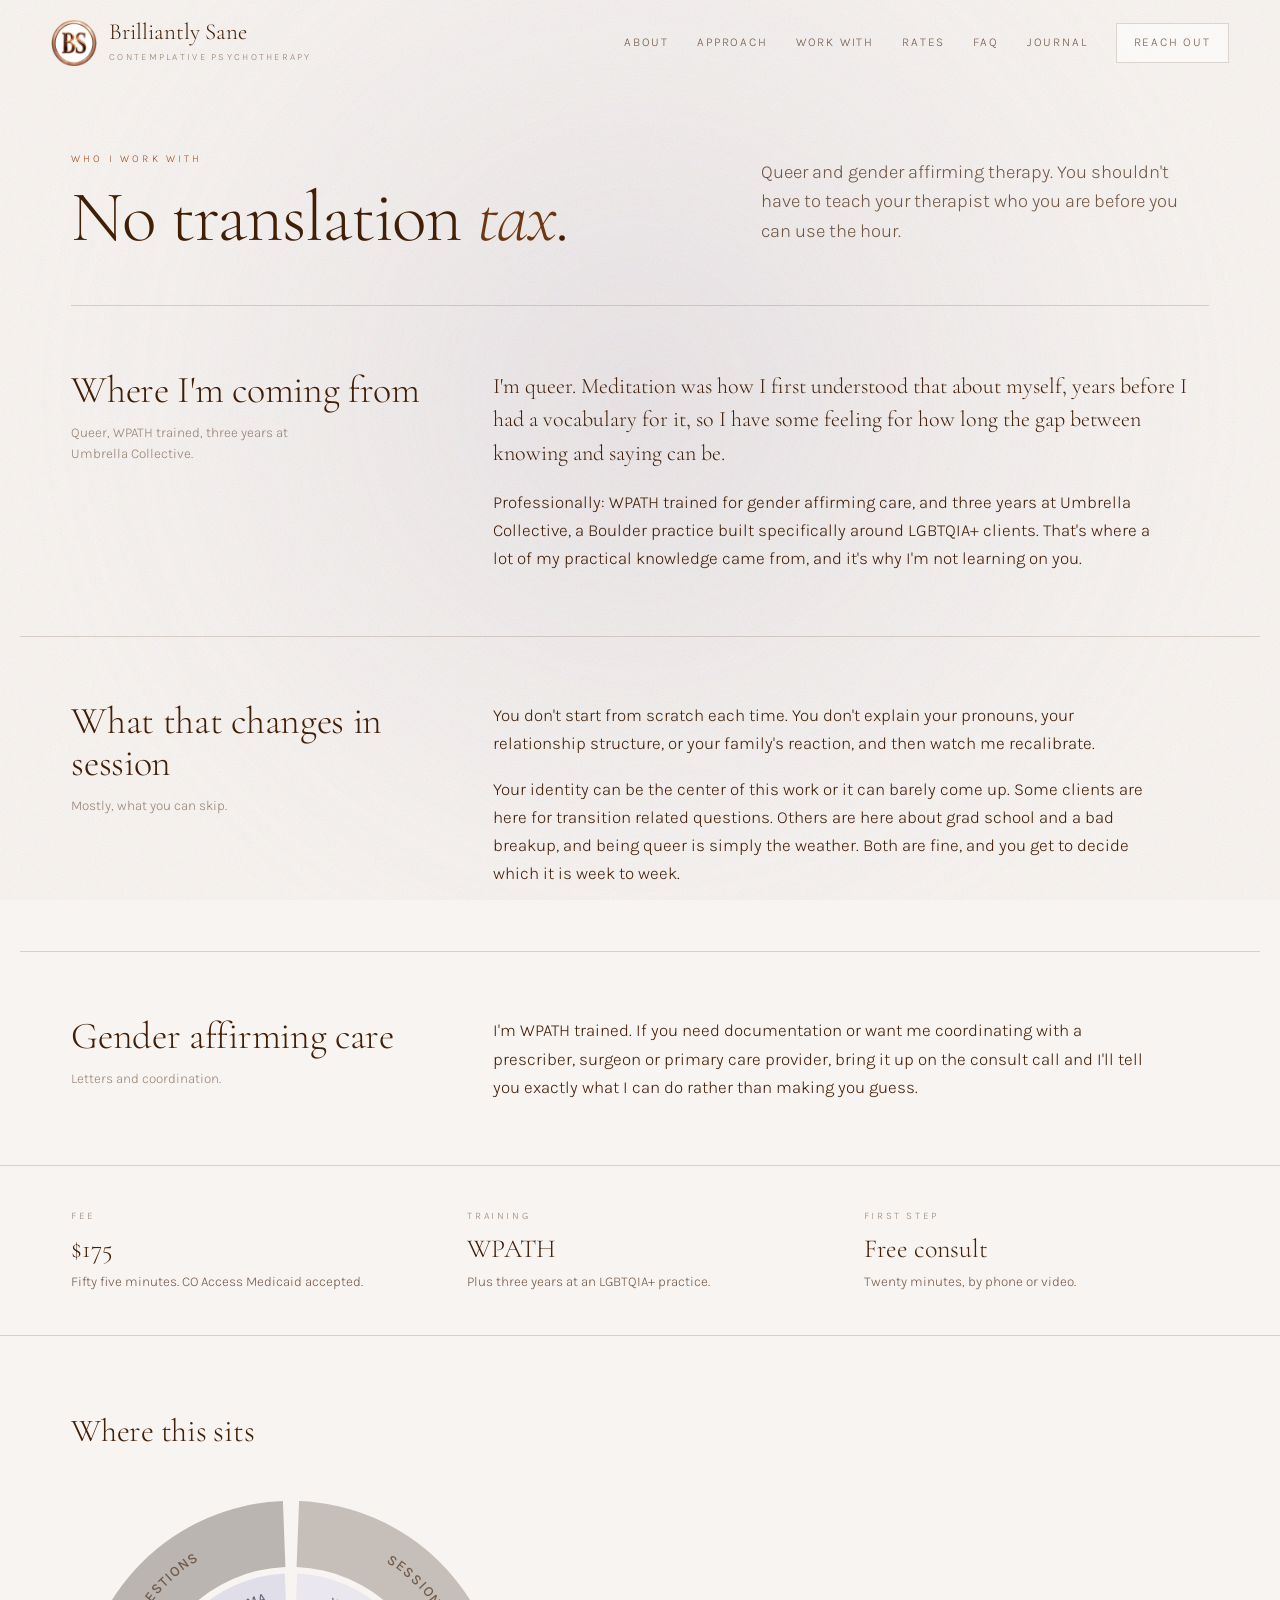
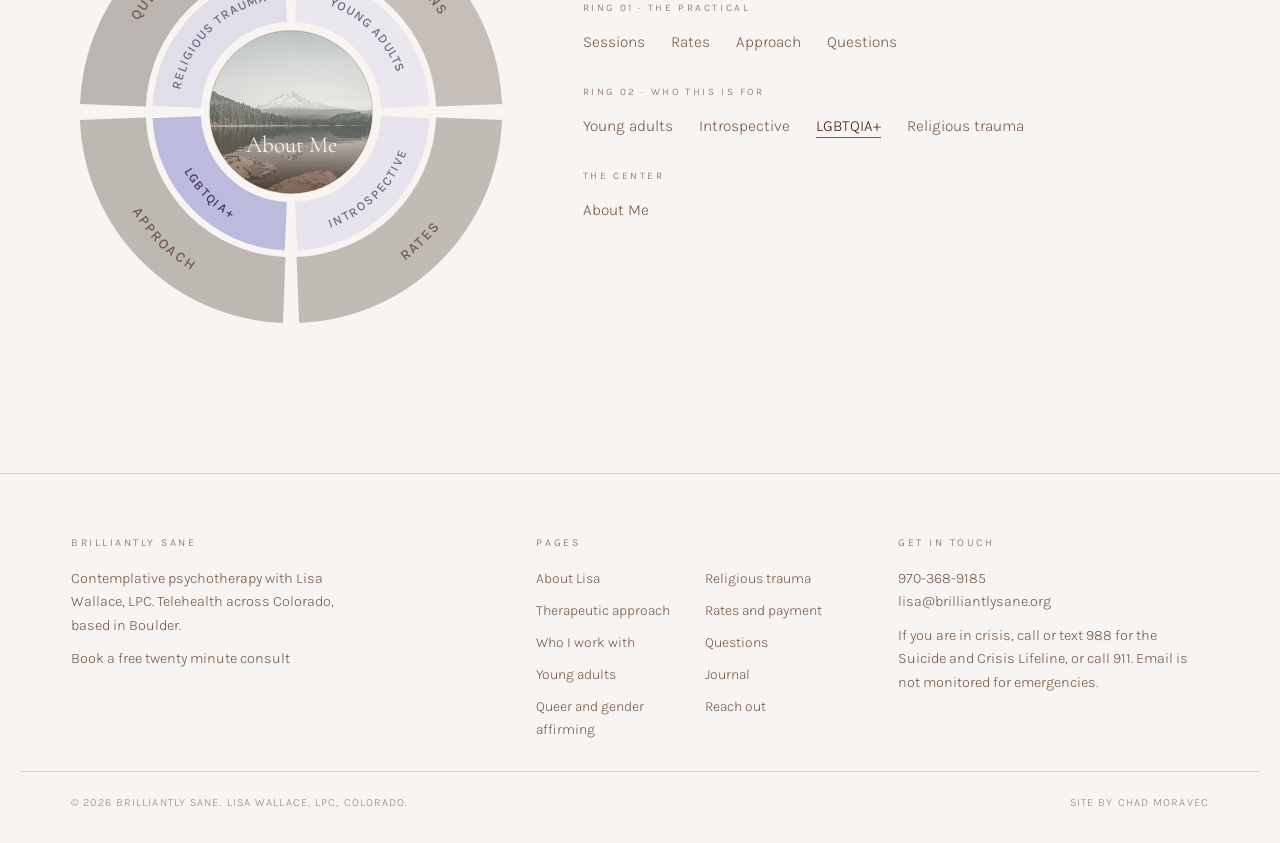
<file: lgbtqia-therapy/index.html>
<!DOCTYPE html>
<html lang="en">
<head>
<meta charset="utf-8">
<meta name="viewport" content="width=device-width, initial-scale=1, viewport-fit=cover">
<title>Queer and Gender Affirming Therapy | Boulder and Colorado</title>
<meta name="description" content="WPATH trained, queer, three years at an LGBTQIA+ practice. Gender affirming therapy by video across Colorado and in person in Boulder.">
<meta name="robots" content="noindex, nofollow">
<link rel="canonical" href="https://losmanzanos.github.io/lisa/lgbtqia-therapy/">
<meta property="og:type" content="website">
<meta property="og:site_name" content="Brilliantly Sane">
<meta property="og:title" content="Queer and Gender Affirming Therapy | Boulder and Colorado">
<meta property="og:description" content="WPATH trained, queer, three years at an LGBTQIA+ practice. Gender affirming therapy by video across Colorado and in person in Boulder.">
<meta property="og:url" content="https://losmanzanos.github.io/lisa/lgbtqia-therapy/">
<meta property="og:image" content="https://losmanzanos.github.io/lisa/assets/img/og-brilliantly-sane.jpg">
<meta property="og:image:alt" content="The Brilliantly Sane monogram, a copper ring enclosing the letters B and S.">
<meta name="twitter:card" content="summary_large_image">
<meta name="twitter:title" content="Queer and Gender Affirming Therapy | Boulder and Colorado">
<meta name="twitter:description" content="WPATH trained, queer, three years at an LGBTQIA+ practice. Gender affirming therapy by video across Colorado and in person in Boulder.">
<meta name="twitter:image" content="https://losmanzanos.github.io/lisa/assets/img/og-brilliantly-sane.jpg">
<meta name="theme-color" content="#F8F4F1">
<link rel="icon" href="../assets/img/favicon.png" sizes="64x64">
<link rel="icon" href="../assets/img/favicon-32.png" sizes="32x32">
<link rel="apple-touch-icon" href="../assets/img/apple-touch-icon.png">
<link rel="preconnect" href="https://fonts.googleapis.com">
<link rel="preconnect" href="https://fonts.gstatic.com" crossorigin>
<link href="https://fonts.googleapis.com/css2?family=Cormorant+Garamond:ital,wght@0,300;0,400;0,500;0,600;1,300;1,400&family=Karla:wght@300;400;500;600&display=swap" rel="stylesheet">
<link rel="stylesheet" href="../assets/site.css">
<script type="application/ld+json">{"@context":"https://schema.org","@type":"LocalBusiness","@id":"https://losmanzanos.github.io/lisa/#practice","name":"Brilliantly Sane","alternateName":"Brilliantly Sane Counseling","description":"Contemplative psychotherapy with Lisa Wallace, LPC. Telehealth across Colorado, based in Boulder.","url":"https://losmanzanos.github.io/lisa/","telephone":"970-368-9185","email":"lisa@brilliantlysane.org","image":"https://losmanzanos.github.io/lisa/assets/img/og-brilliantly-sane.jpg","priceRange":"$175","address":{"@type":"PostalAddress","addressLocality":"Boulder","addressRegion":"CO","addressCountry":"US"},"areaServed":{"@type":"State","name":"Colorado"},"founder":{"@type":"Person","name":"Lisa Wallace","honorificSuffix":"LPC","jobTitle":"Licensed Professional Counselor","alumniOf":{"@type":"CollegeOrUniversity","name":"Naropa University"}}}</script>
<script type="application/ld+json">{"@context":"https://schema.org","@type":"Service","serviceType":"Queer and gender affirming therapy","provider":{"@id":"https://losmanzanos.github.io/lisa/#practice"},"areaServed":{"@type":"State","name":"Colorado"}}</script>
<script type="application/ld+json">{"@context":"https://schema.org","@type":"BreadcrumbList","itemListElement":[{"@type":"ListItem","position":1,"name":"Home","item":"https://losmanzanos.github.io/lisa/"},{"@type":"ListItem","position":2,"name":"Who I work with","item":"https://losmanzanos.github.io/lisa/work-with/"},{"@type":"ListItem","position":3,"name":"Queer and gender affirming","item":"https://losmanzanos.github.io/lisa/lgbtqia-therapy/"}]}</script>
</head><body class="interior">
<a class="skip" href="#main">Skip to content</a>
<div class="aura"></div>
<div class="grain"></div>

<header class="site-head">
  <a class="brand" href="../" aria-label="Brilliantly Sane, home">
    <picture>
      <source srcset="../assets/img/logo.webp" type="image/webp">
      <img class="mark" src="../assets/img/logo.png" width="46" height="46" alt="The Brilliantly Sane monogram, a copper ring enclosing the letters B and S.">
    </picture>
    <span><span class="brand-name">Brilliantly Sane</span><span class="brand-sub">Contemplative Psychotherapy</span></span>
  </a>
  <button class="menu-btn" aria-expanded="false" aria-controls="sitenav">Menu</button>
  <nav class="site-nav" id="sitenav" aria-label="Main">
      <a href="../about/">About</a>
      <a href="../approach/">Approach</a>
      <a href="../work-with/">Work With</a>
      <a href="../rates/">Rates</a>
      <a href="../faq/">FAQ</a>
      <a href="../journal/">Journal</a>
      <a class="cta" href="../contact/">Reach out</a>
      <p class="nav-foot"><a href="tel:+19703689185">970-368-9185</a><a href="mailto:lisa@brilliantlysane.org">lisa@brilliantlysane.org</a></p>
  </nav>
</header>
<main id="main">
<div class="page-head">
  <div>
    <p class="eyebrow">Who I work with</p>
    <h1>No translation <em>tax</em>.</h1>
  </div>
  <p class="standfirst">Queer and gender affirming therapy. You shouldn't have to teach your therapist who you are before you can use the hour.</p>
</div>
<div class="rule-full"><span></span></div>
<section class="sheet ">
  <div class="aside"><h2>Where I'm coming from</h2><p>Queer, WPATH trained, three years at Umbrella Collective.</p></div>
  <div class="prose"><p class="lead">I'm queer. Meditation was how I first understood that about myself, years before I had a vocabulary for it, so I have some feeling for how long the gap between knowing and saying can be.</p>
<p>Professionally: WPATH trained for gender affirming care, and three years at Umbrella Collective, a Boulder practice built specifically around LGBTQIA+ clients. That's where a lot of my practical knowledge came from, and it's why I'm not learning on you.</p></div>
</section>
<section class="sheet ">
  <div class="aside"><h2>What that changes in session</h2><p>Mostly, what you can skip.</p></div>
  <div class="prose"><p>You don't start from scratch each time. You don't explain your pronouns, your relationship structure, or your family's reaction, and then watch me recalibrate.</p>
<p>Your identity can be the center of this work or it can barely come up. Some clients are here for transition related questions. Others are here about grad school and a bad breakup, and being queer is simply the weather. Both are fine, and you get to decide which it is week to week.</p></div>
</section>
<section class="sheet ">
  <div class="aside"><h2>Gender affirming care</h2><p>Letters and coordination.</p></div>
  <div class="prose"><p>I'm WPATH trained. If you need documentation or want me coordinating with a prescriber, surgeon or primary care provider, bring it up on the consult call and I'll tell you exactly what I can do rather than making you guess.</p></div>
</section>
<section class="facts"><div class="wrap"><dl><div><dt>Fee</dt><dd>$175<small>Fifty five minutes. CO Access Medicaid accepted.</small></dd></div><div><dt>Training</dt><dd>WPATH<small>Plus three years at an LGBTQIA+ practice.</small></dd></div><div><dt>First step</dt><dd>Free consult<small>Twenty minutes, by phone or video.</small></dd></div></dl></div></section>
<section class="wayfind" aria-labelledby="wayfind-h">
  <div class="wrap">
    <h2 id="wayfind-h">Where this sits</h2>
    <div class="wayfind-in">
      <svg class="ringnav" viewBox="0 0 400 400" role="group" aria-label="Site map as concentric rings">
        <defs><linearGradient id="wfVeil" x1="0" y1="0" x2="0" y2="1"><stop offset=".45" stop-color="#411E06" stop-opacity="0"/><stop offset="1" stop-color="#321604" stop-opacity=".78"/></linearGradient></defs>
        <a href="../contact/" class="nseg o" data-k="contact" aria-label="Sessions"><title>Sessions</title><path d="M207.37 8.14A192 192 0 0 1 391.86 192.63L331.90 194.93A132 132 0 0 0 205.07 68.10Z" fill="#63554D"/><path id="wf-o0" d="M206.37 34.12A166.0 166.0 0 0 1 365.88 193.63" fill="none"/><text class="nlbl" font-size="13" text-anchor="middle" dy="0.34em"><textPath href="#wf-o0" startOffset="50%">Sessions</textPath></text></a><a href="../rates/" class="nseg o" data-k="rates" aria-label="Rates"><title>Rates</title><path d="M391.86 207.37A192 192 0 0 1 207.37 391.86L205.07 331.90A132 132 0 0 0 331.90 205.07Z" fill="#5A4C44"/><path id="wf-o1" d="M206.37 365.88A166.0 166.0 0 0 0 365.88 206.37" fill="none"/><text class="nlbl" font-size="13" text-anchor="middle" dy="0.34em"><textPath href="#wf-o1" startOffset="50%">Rates</textPath></text></a><a href="../approach/" class="nseg o" data-k="approach" aria-label="Approach"><title>Approach</title><path d="M192.63 391.86A192 192 0 0 1 8.14 207.37L68.10 205.07A132 132 0 0 0 194.93 331.90Z" fill="#51443C"/><path id="wf-o2" d="M34.12 206.37A166.0 166.0 0 0 0 193.63 365.88" fill="none"/><text class="nlbl" font-size="13" text-anchor="middle" dy="0.34em"><textPath href="#wf-o2" startOffset="50%">Approach</textPath></text></a><a href="../faq/" class="nseg o" data-k="faq" aria-label="Questions"><title>Questions</title><path d="M8.14 192.63A192 192 0 0 1 192.63 8.14L194.93 68.10A132 132 0 0 0 68.10 194.93Z" fill="#483C35"/><path id="wf-o3" d="M34.12 193.63A166.0 166.0 0 0 1 193.63 34.12" fill="none"/><text class="nlbl" font-size="13" text-anchor="middle" dy="0.34em"><textPath href="#wf-o3" startOffset="50%">Questions</textPath></text></a><a href="../young-adult-therapy/" class="nseg m" data-k="young-adult-therapy" aria-label="Young adults"><title>Young adults</title><path d="M205.72 74.13A126 126 0 0 1 325.87 194.28L281.92 196.28A82 82 0 0 0 203.72 118.08Z" fill="#CFCDE9"/><path id="wf-m0" d="M204.85 93.11A107.0 107.0 0 0 1 306.89 195.15" fill="none"/><text class="nlbl" font-size="11.5" text-anchor="middle" dy="0.34em"><textPath href="#wf-m0" startOffset="50%">Young adults</textPath></text></a><a href="../work-with/" class="nseg m" data-k="work-with" aria-label="Introspective"><title>Introspective</title><path d="M325.87 205.72A126 126 0 0 1 205.72 325.87L203.72 281.92A82 82 0 0 0 281.92 203.72Z" fill="#C6C4E4"/><path id="wf-m1" d="M204.85 306.89A107.0 107.0 0 0 0 306.89 204.85" fill="none"/><text class="nlbl" font-size="11.5" text-anchor="middle" dy="0.34em"><textPath href="#wf-m1" startOffset="50%">Introspective</textPath></text></a><a href="../lgbtqia-therapy/" class="nseg m on" data-k="lgbtqia-therapy" aria-label="LGBTQIA+"><title>LGBTQIA+</title><path d="M194.28 325.87A126 126 0 0 1 74.13 205.72L118.08 203.72A82 82 0 0 0 196.28 281.92Z" fill="#BDBBDD"/><path id="wf-m2" d="M93.11 204.85A107.0 107.0 0 0 0 195.15 306.89" fill="none"/><text class="nlbl" font-size="11.5" text-anchor="middle" dy="0.34em"><textPath href="#wf-m2" startOffset="50%">LGBTQIA+</textPath></text></a><a href="../religious-trauma-therapy/" class="nseg m" data-k="religious-trauma-therapy" aria-label="Religious trauma"><title>Religious trauma</title><path d="M74.13 194.28A126 126 0 0 1 194.28 74.13L196.28 118.08A82 82 0 0 0 118.08 196.28Z" fill="#B4B2D6"/><path id="wf-m3" d="M93.11 195.15A107.0 107.0 0 0 1 195.15 93.11" fill="none"/><text class="nlbl" font-size="11.5" text-anchor="middle" dy="0.34em"><textPath href="#wf-m3" startOffset="50%">Religious trauma</textPath></text></a>
        <a href="../about/" class="nseg c" data-k="about" aria-label="About Me"><title>About Me</title><circle cx="200" cy="200" r="74" fill="#EDE7E1"/><image href="../assets/img/center-peak.jpg" x="126" y="126" width="148" height="148" clip-path="circle(74px at 74px 74px)" preserveAspectRatio="xMidYMid slice"/><circle class="cveil" cx="200" cy="200" r="74" fill="url(#wfVeil)"/><text class="clbl" x="200" y="236" text-anchor="middle">About Me</text><circle cx="200" cy="200" r="74" fill="none" stroke="rgba(65,30,6,.18)"/></a>
      </svg>
      <div class="wlist">
        <div class="wgroup"><h3>Ring 01 &middot; The Practical</h3><ul><li><a href="../contact/" data-k="contact">Sessions</a></li><li><a href="../rates/" data-k="rates">Rates</a></li><li><a href="../approach/" data-k="approach">Approach</a></li><li><a href="../faq/" data-k="faq">Questions</a></li></ul></div>
        <div class="wgroup"><h3>Ring 02 &middot; Who This Is For</h3><ul><li><a href="../young-adult-therapy/" data-k="young-adult-therapy">Young adults</a></li><li><a href="../work-with/" data-k="work-with">Introspective</a></li><li><a href="../lgbtqia-therapy/" data-k="lgbtqia-therapy" aria-current="page">LGBTQIA+</a></li><li><a href="../religious-trauma-therapy/" data-k="religious-trauma-therapy">Religious trauma</a></li></ul></div>
        <div class="wgroup"><h3>The Center</h3><ul><li><a href="../about/" data-k="about">About Me</a></li></ul></div>
      </div>
    </div>
  </div>
</section>
</main>
<footer class="site-foot">
  <div class="inner">
    <div>
      <h4>Brilliantly Sane</h4>
      <p>Contemplative psychotherapy with Lisa Wallace, LPC. Telehealth across Colorado, based in Boulder.</p>
      <p><a href="../contact/">Book a free twenty minute consult</a></p>
    </div>
    <div>
      <h4>Pages</h4>
      <ul class="foot-links"><li><a href="../about/">About Lisa</a></li><li><a href="../approach/">Therapeutic approach</a></li><li><a href="../work-with/">Who I work with</a></li><li><a href="../young-adult-therapy/">Young adults</a></li><li><a href="../lgbtqia-therapy/">Queer and gender affirming</a></li><li><a href="../religious-trauma-therapy/">Religious trauma</a></li><li><a href="../rates/">Rates and payment</a></li><li><a href="../faq/">Questions</a></li><li><a href="../journal/">Journal</a></li><li><a href="../contact/">Reach out</a></li></ul>
    </div>
    <div>
      <h4>Get in touch</h4>
      <p><a href="tel:+19703689185">970-368-9185</a><br><a href="mailto:lisa@brilliantlysane.org">lisa@brilliantlysane.org</a></p>
      <p class="crisis">If you are in crisis, call or text 988 for the Suicide and Crisis Lifeline, or call 911. Email is not monitored for emergencies.</p>
    </div>
  </div>
  <div class="legal">
    <span>&copy; 2026 Brilliantly Sane. Lisa Wallace, LPC, Colorado.</span>
    <span>Site by Chad Moravec</span>
  </div>
</footer>
<script src="../assets/site.js" defer></script>
</body>
</html>
</file>
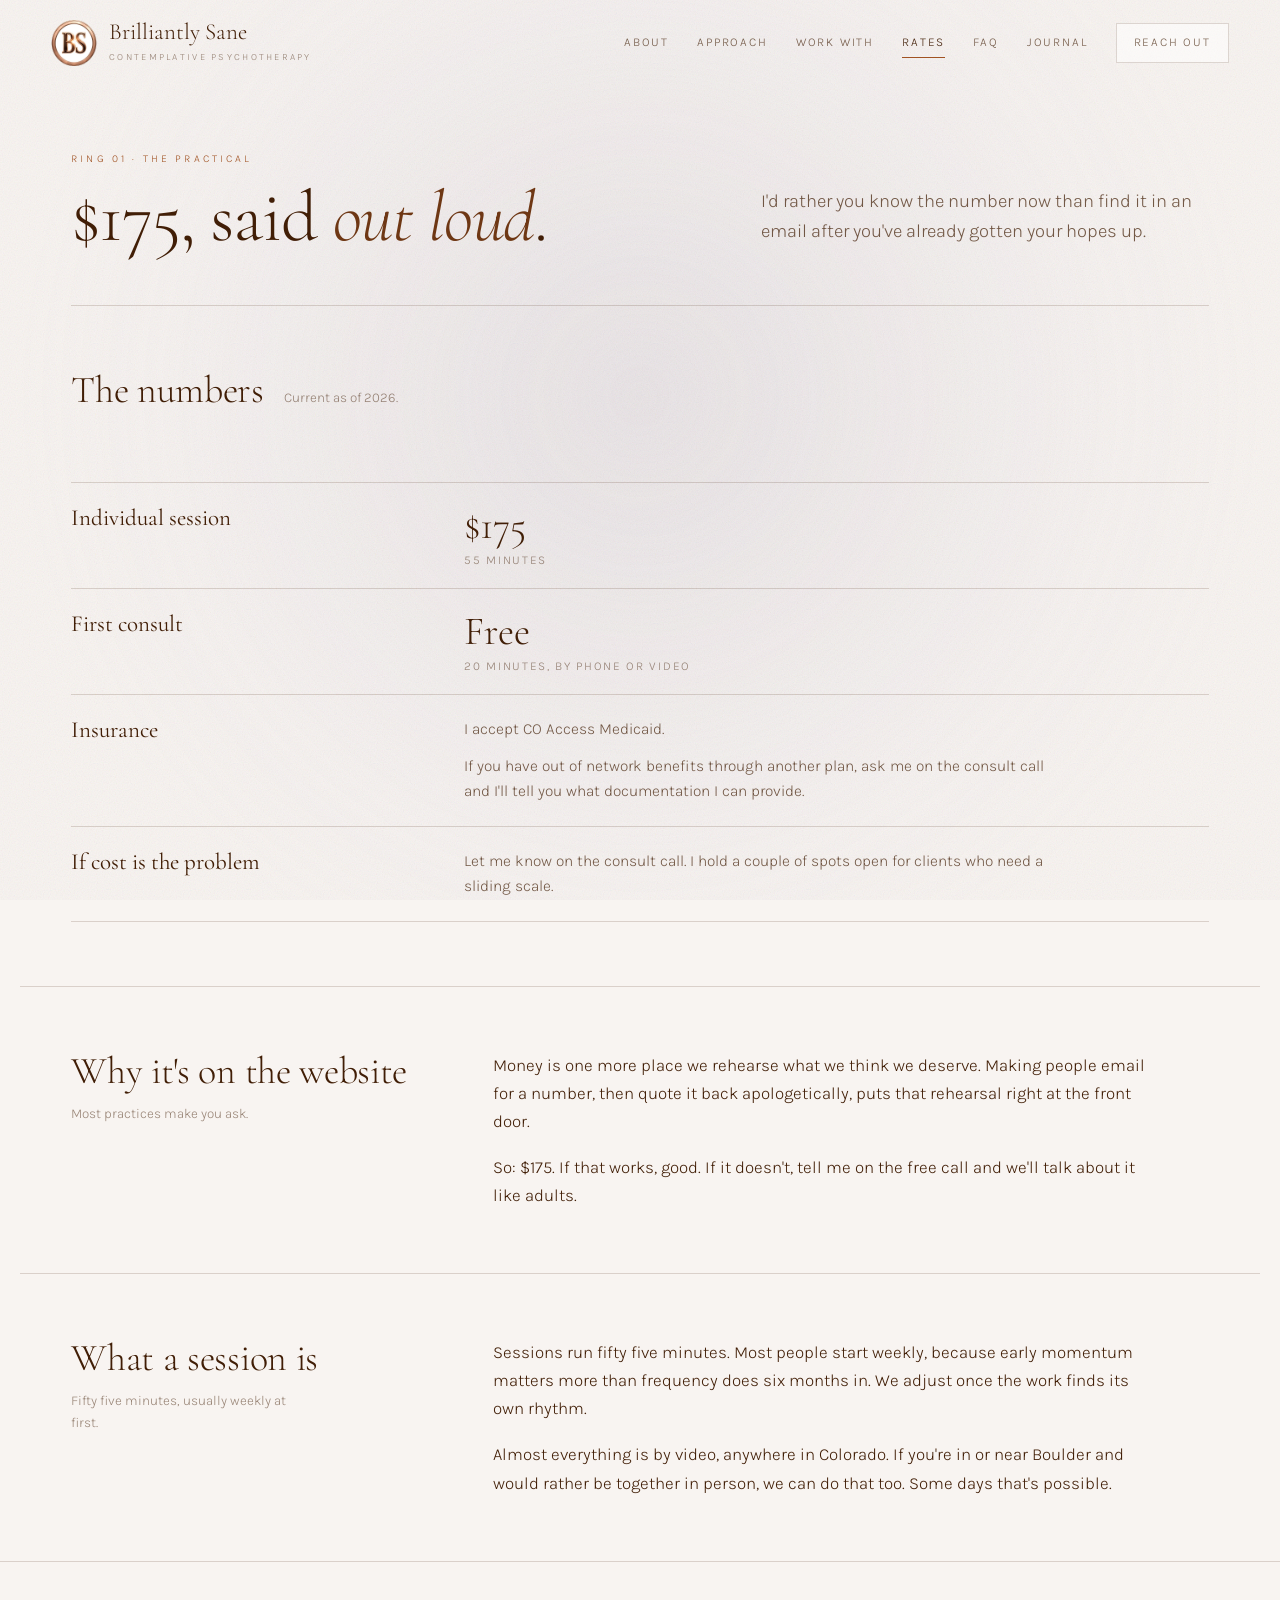
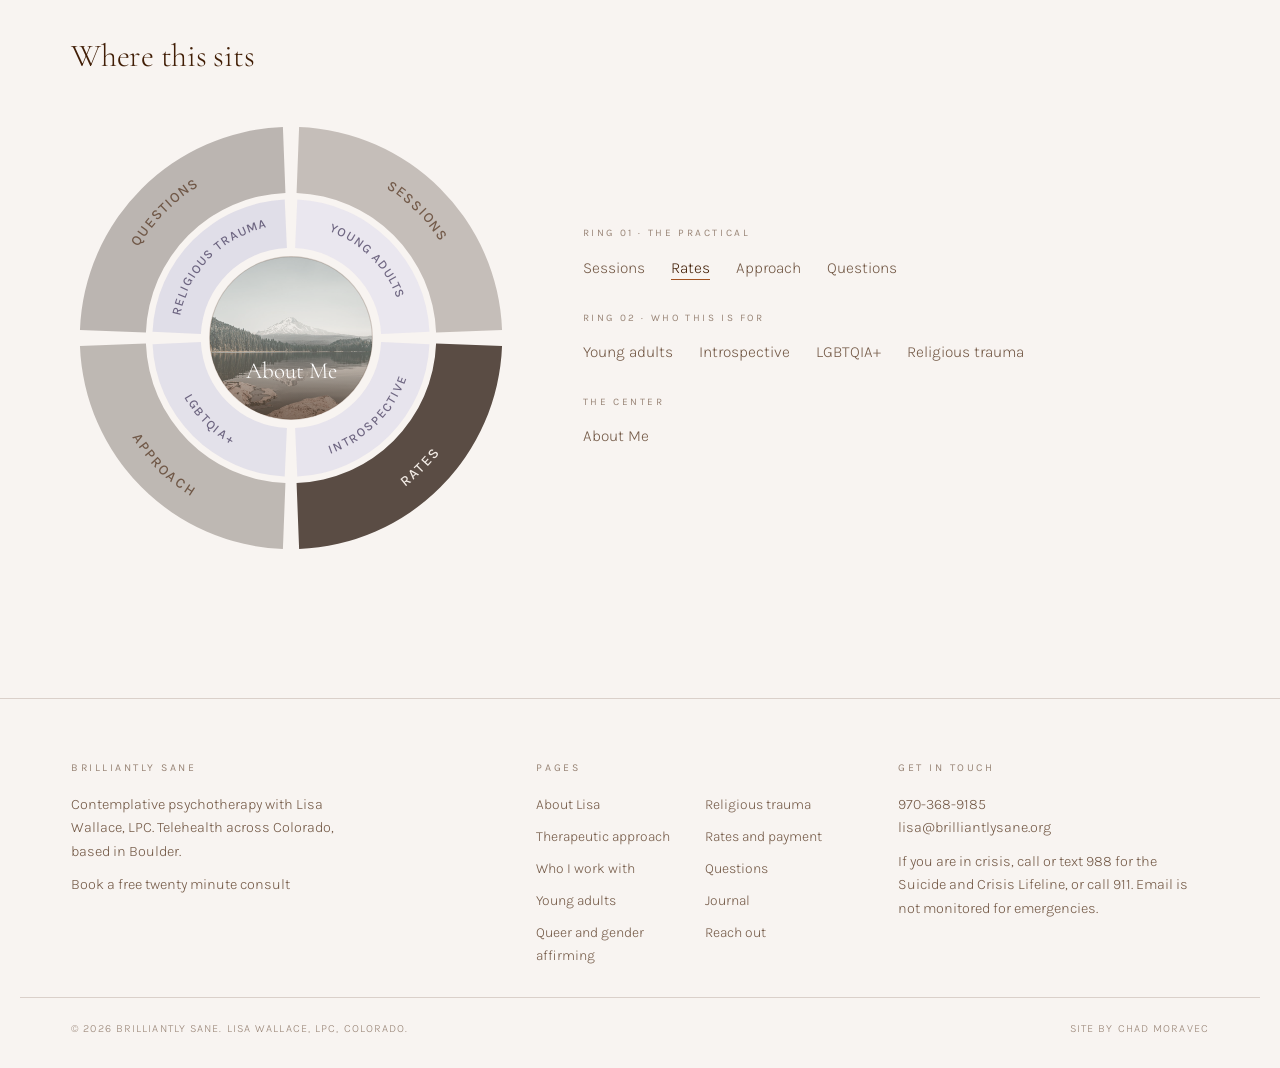
<file: rates/index.html>
<!DOCTYPE html>
<html lang="en">
<head>
<meta charset="utf-8">
<meta name="viewport" content="width=device-width, initial-scale=1, viewport-fit=cover">
<title>Rates and Payment | Brilliantly Sane | $175 per session</title>
<meta name="description" content="$175 for a fifty five minute session, CO Access Medicaid accepted, and a free twenty minute consult first. Fees stated plainly, before you book anything.">
<meta name="robots" content="noindex, nofollow">
<link rel="canonical" href="https://losmanzanos.github.io/lisa/rates/">
<meta property="og:type" content="website">
<meta property="og:site_name" content="Brilliantly Sane">
<meta property="og:title" content="Rates and Payment | Brilliantly Sane | $175 per session">
<meta property="og:description" content="$175 for a fifty five minute session, CO Access Medicaid accepted, and a free twenty minute consult first. Fees stated plainly, before you book anything.">
<meta property="og:url" content="https://losmanzanos.github.io/lisa/rates/">
<meta property="og:image" content="https://losmanzanos.github.io/lisa/assets/img/og-brilliantly-sane.jpg">
<meta property="og:image:alt" content="The Brilliantly Sane monogram, a copper ring enclosing the letters B and S.">
<meta name="twitter:card" content="summary_large_image">
<meta name="twitter:title" content="Rates and Payment | Brilliantly Sane | $175 per session">
<meta name="twitter:description" content="$175 for a fifty five minute session, CO Access Medicaid accepted, and a free twenty minute consult first. Fees stated plainly, before you book anything.">
<meta name="twitter:image" content="https://losmanzanos.github.io/lisa/assets/img/og-brilliantly-sane.jpg">
<meta name="theme-color" content="#F8F4F1">
<link rel="icon" href="../assets/img/favicon.png" sizes="64x64">
<link rel="icon" href="../assets/img/favicon-32.png" sizes="32x32">
<link rel="apple-touch-icon" href="../assets/img/apple-touch-icon.png">
<link rel="preconnect" href="https://fonts.googleapis.com">
<link rel="preconnect" href="https://fonts.gstatic.com" crossorigin>
<link href="https://fonts.googleapis.com/css2?family=Cormorant+Garamond:ital,wght@0,300;0,400;0,500;0,600;1,300;1,400&family=Karla:wght@300;400;500;600&display=swap" rel="stylesheet">
<link rel="stylesheet" href="../assets/site.css">
<script type="application/ld+json">{"@context":"https://schema.org","@type":"LocalBusiness","@id":"https://losmanzanos.github.io/lisa/#practice","name":"Brilliantly Sane","alternateName":"Brilliantly Sane Counseling","description":"Contemplative psychotherapy with Lisa Wallace, LPC. Telehealth across Colorado, based in Boulder.","url":"https://losmanzanos.github.io/lisa/","telephone":"970-368-9185","email":"lisa@brilliantlysane.org","image":"https://losmanzanos.github.io/lisa/assets/img/og-brilliantly-sane.jpg","priceRange":"$175","address":{"@type":"PostalAddress","addressLocality":"Boulder","addressRegion":"CO","addressCountry":"US"},"areaServed":{"@type":"State","name":"Colorado"},"founder":{"@type":"Person","name":"Lisa Wallace","honorificSuffix":"LPC","jobTitle":"Licensed Professional Counselor","alumniOf":{"@type":"CollegeOrUniversity","name":"Naropa University"}}}</script>
<script type="application/ld+json">{"@context":"https://schema.org","@type":"Offer","itemOffered":{"@type":"Service","serviceType":"Individual psychotherapy session","provider":{"@id":"https://losmanzanos.github.io/lisa/#practice"}},"price":"175","priceCurrency":"USD","eligibleDuration":{"@type":"QuantitativeValue","value":55,"unitCode":"MIN"}}</script>
<script type="application/ld+json">{"@context":"https://schema.org","@type":"BreadcrumbList","itemListElement":[{"@type":"ListItem","position":1,"name":"Home","item":"https://losmanzanos.github.io/lisa/"},{"@type":"ListItem","position":2,"name":"Rates","item":"https://losmanzanos.github.io/lisa/rates/"}]}</script>
</head><body class="interior">
<a class="skip" href="#main">Skip to content</a>
<div class="aura"></div>
<div class="grain"></div>

<header class="site-head">
  <a class="brand" href="../" aria-label="Brilliantly Sane, home">
    <picture>
      <source srcset="../assets/img/logo.webp" type="image/webp">
      <img class="mark" src="../assets/img/logo.png" width="46" height="46" alt="The Brilliantly Sane monogram, a copper ring enclosing the letters B and S.">
    </picture>
    <span><span class="brand-name">Brilliantly Sane</span><span class="brand-sub">Contemplative Psychotherapy</span></span>
  </a>
  <button class="menu-btn" aria-expanded="false" aria-controls="sitenav">Menu</button>
  <nav class="site-nav" id="sitenav" aria-label="Main">
      <a href="../about/">About</a>
      <a href="../approach/">Approach</a>
      <a href="../work-with/">Work With</a>
      <a href="../rates/" aria-current="page">Rates</a>
      <a href="../faq/">FAQ</a>
      <a href="../journal/">Journal</a>
      <a class="cta" href="../contact/">Reach out</a>
      <p class="nav-foot"><a href="tel:+19703689185">970-368-9185</a><a href="mailto:lisa@brilliantlysane.org">lisa@brilliantlysane.org</a></p>
  </nav>
</header>
<main id="main">
<div class="page-head">
  <div>
    <p class="eyebrow">Ring 01 · The Practical</p>
    <h1>$175, said <em>out loud</em>.</h1>
  </div>
  <p class="standfirst">I'd rather you know the number now than find it in an email after you've already gotten your hopes up.</p>
</div>
<div class="rule-full"><span></span></div>
<section class="sheet wide">
  <div class="aside"><h2>The numbers</h2><p>Current as of 2026.</p></div>
  <div class="prose"><ul class="rows">
<li><b>Individual session</b><span class="val"><span class="num">$175<small>55 minutes</small></span></span></li>
<li><b>First consult</b><span class="val"><span class="num">Free<small>20 minutes, by phone or video</small></span></span></li>
<li><b>Insurance</b><span class="val"><p>I accept CO Access Medicaid.</p><p>If you have out of network benefits through another plan, ask me on the consult call and I'll tell you what documentation I can provide.</p></span></li>
<li><b>If cost is the problem</b><span class="val"><p>Let me know on the consult call. I hold a couple of spots open for clients who need a sliding scale.</p></span></li>
</ul>
<!-- TODO confirm with Lisa before launch: cancellation window, accepted payment methods, whether superbills are issued --></div>
</section>
<section class="sheet ">
  <div class="aside"><h2>Why it's on the website</h2><p>Most practices make you ask.</p></div>
  <div class="prose"><p>Money is one more place we rehearse what we think we deserve. Making people email for a number, then quote it back apologetically, puts that rehearsal right at the front door.</p>
<p>So: $175. If that works, good. If it doesn't, tell me on the free call and we'll talk about it like adults.</p></div>
</section>
<section class="sheet ">
  <div class="aside"><h2>What a session is</h2><p>Fifty five minutes, usually weekly at first.</p></div>
  <div class="prose"><p>Sessions run fifty five minutes. Most people start weekly, because early momentum matters more than frequency does six months in. We adjust once the work finds its own rhythm.</p>
<p>Almost everything is by video, anywhere in Colorado. If you're in or near Boulder and would rather be together in person, we can do that too. Some days that's possible.</p></div>
</section>
<section class="wayfind" aria-labelledby="wayfind-h">
  <div class="wrap">
    <h2 id="wayfind-h">Where this sits</h2>
    <div class="wayfind-in">
      <svg class="ringnav" viewBox="0 0 400 400" role="group" aria-label="Site map as concentric rings">
        <defs><linearGradient id="wfVeil" x1="0" y1="0" x2="0" y2="1"><stop offset=".45" stop-color="#411E06" stop-opacity="0"/><stop offset="1" stop-color="#321604" stop-opacity=".78"/></linearGradient></defs>
        <a href="../contact/" class="nseg o" data-k="contact" aria-label="Sessions"><title>Sessions</title><path d="M207.37 8.14A192 192 0 0 1 391.86 192.63L331.90 194.93A132 132 0 0 0 205.07 68.10Z" fill="#63554D"/><path id="wf-o0" d="M206.37 34.12A166.0 166.0 0 0 1 365.88 193.63" fill="none"/><text class="nlbl" font-size="13" text-anchor="middle" dy="0.34em"><textPath href="#wf-o0" startOffset="50%">Sessions</textPath></text></a><a href="../rates/" class="nseg o on" data-k="rates" aria-label="Rates"><title>Rates</title><path d="M391.86 207.37A192 192 0 0 1 207.37 391.86L205.07 331.90A132 132 0 0 0 331.90 205.07Z" fill="#5A4C44"/><path id="wf-o1" d="M206.37 365.88A166.0 166.0 0 0 0 365.88 206.37" fill="none"/><text class="nlbl" font-size="13" text-anchor="middle" dy="0.34em"><textPath href="#wf-o1" startOffset="50%">Rates</textPath></text></a><a href="../approach/" class="nseg o" data-k="approach" aria-label="Approach"><title>Approach</title><path d="M192.63 391.86A192 192 0 0 1 8.14 207.37L68.10 205.07A132 132 0 0 0 194.93 331.90Z" fill="#51443C"/><path id="wf-o2" d="M34.12 206.37A166.0 166.0 0 0 0 193.63 365.88" fill="none"/><text class="nlbl" font-size="13" text-anchor="middle" dy="0.34em"><textPath href="#wf-o2" startOffset="50%">Approach</textPath></text></a><a href="../faq/" class="nseg o" data-k="faq" aria-label="Questions"><title>Questions</title><path d="M8.14 192.63A192 192 0 0 1 192.63 8.14L194.93 68.10A132 132 0 0 0 68.10 194.93Z" fill="#483C35"/><path id="wf-o3" d="M34.12 193.63A166.0 166.0 0 0 1 193.63 34.12" fill="none"/><text class="nlbl" font-size="13" text-anchor="middle" dy="0.34em"><textPath href="#wf-o3" startOffset="50%">Questions</textPath></text></a><a href="../young-adult-therapy/" class="nseg m" data-k="young-adult-therapy" aria-label="Young adults"><title>Young adults</title><path d="M205.72 74.13A126 126 0 0 1 325.87 194.28L281.92 196.28A82 82 0 0 0 203.72 118.08Z" fill="#CFCDE9"/><path id="wf-m0" d="M204.85 93.11A107.0 107.0 0 0 1 306.89 195.15" fill="none"/><text class="nlbl" font-size="11.5" text-anchor="middle" dy="0.34em"><textPath href="#wf-m0" startOffset="50%">Young adults</textPath></text></a><a href="../work-with/" class="nseg m" data-k="work-with" aria-label="Introspective"><title>Introspective</title><path d="M325.87 205.72A126 126 0 0 1 205.72 325.87L203.72 281.92A82 82 0 0 0 281.92 203.72Z" fill="#C6C4E4"/><path id="wf-m1" d="M204.85 306.89A107.0 107.0 0 0 0 306.89 204.85" fill="none"/><text class="nlbl" font-size="11.5" text-anchor="middle" dy="0.34em"><textPath href="#wf-m1" startOffset="50%">Introspective</textPath></text></a><a href="../lgbtqia-therapy/" class="nseg m" data-k="lgbtqia-therapy" aria-label="LGBTQIA+"><title>LGBTQIA+</title><path d="M194.28 325.87A126 126 0 0 1 74.13 205.72L118.08 203.72A82 82 0 0 0 196.28 281.92Z" fill="#BDBBDD"/><path id="wf-m2" d="M93.11 204.85A107.0 107.0 0 0 0 195.15 306.89" fill="none"/><text class="nlbl" font-size="11.5" text-anchor="middle" dy="0.34em"><textPath href="#wf-m2" startOffset="50%">LGBTQIA+</textPath></text></a><a href="../religious-trauma-therapy/" class="nseg m" data-k="religious-trauma-therapy" aria-label="Religious trauma"><title>Religious trauma</title><path d="M74.13 194.28A126 126 0 0 1 194.28 74.13L196.28 118.08A82 82 0 0 0 118.08 196.28Z" fill="#B4B2D6"/><path id="wf-m3" d="M93.11 195.15A107.0 107.0 0 0 1 195.15 93.11" fill="none"/><text class="nlbl" font-size="11.5" text-anchor="middle" dy="0.34em"><textPath href="#wf-m3" startOffset="50%">Religious trauma</textPath></text></a>
        <a href="../about/" class="nseg c" data-k="about" aria-label="About Me"><title>About Me</title><circle cx="200" cy="200" r="74" fill="#EDE7E1"/><image href="../assets/img/center-peak.jpg" x="126" y="126" width="148" height="148" clip-path="circle(74px at 74px 74px)" preserveAspectRatio="xMidYMid slice"/><circle class="cveil" cx="200" cy="200" r="74" fill="url(#wfVeil)"/><text class="clbl" x="200" y="236" text-anchor="middle">About Me</text><circle cx="200" cy="200" r="74" fill="none" stroke="rgba(65,30,6,.18)"/></a>
      </svg>
      <div class="wlist">
        <div class="wgroup"><h3>Ring 01 &middot; The Practical</h3><ul><li><a href="../contact/" data-k="contact">Sessions</a></li><li><a href="../rates/" data-k="rates" aria-current="page">Rates</a></li><li><a href="../approach/" data-k="approach">Approach</a></li><li><a href="../faq/" data-k="faq">Questions</a></li></ul></div>
        <div class="wgroup"><h3>Ring 02 &middot; Who This Is For</h3><ul><li><a href="../young-adult-therapy/" data-k="young-adult-therapy">Young adults</a></li><li><a href="../work-with/" data-k="work-with">Introspective</a></li><li><a href="../lgbtqia-therapy/" data-k="lgbtqia-therapy">LGBTQIA+</a></li><li><a href="../religious-trauma-therapy/" data-k="religious-trauma-therapy">Religious trauma</a></li></ul></div>
        <div class="wgroup"><h3>The Center</h3><ul><li><a href="../about/" data-k="about">About Me</a></li></ul></div>
      </div>
    </div>
  </div>
</section>
</main>
<footer class="site-foot">
  <div class="inner">
    <div>
      <h4>Brilliantly Sane</h4>
      <p>Contemplative psychotherapy with Lisa Wallace, LPC. Telehealth across Colorado, based in Boulder.</p>
      <p><a href="../contact/">Book a free twenty minute consult</a></p>
    </div>
    <div>
      <h4>Pages</h4>
      <ul class="foot-links"><li><a href="../about/">About Lisa</a></li><li><a href="../approach/">Therapeutic approach</a></li><li><a href="../work-with/">Who I work with</a></li><li><a href="../young-adult-therapy/">Young adults</a></li><li><a href="../lgbtqia-therapy/">Queer and gender affirming</a></li><li><a href="../religious-trauma-therapy/">Religious trauma</a></li><li><a href="../rates/">Rates and payment</a></li><li><a href="../faq/">Questions</a></li><li><a href="../journal/">Journal</a></li><li><a href="../contact/">Reach out</a></li></ul>
    </div>
    <div>
      <h4>Get in touch</h4>
      <p><a href="tel:+19703689185">970-368-9185</a><br><a href="mailto:lisa@brilliantlysane.org">lisa@brilliantlysane.org</a></p>
      <p class="crisis">If you are in crisis, call or text 988 for the Suicide and Crisis Lifeline, or call 911. Email is not monitored for emergencies.</p>
    </div>
  </div>
  <div class="legal">
    <span>&copy; 2026 Brilliantly Sane. Lisa Wallace, LPC, Colorado.</span>
    <span>Site by Chad Moravec</span>
  </div>
</footer>
<script src="../assets/site.js" defer></script>
</body>
</html>
</file>
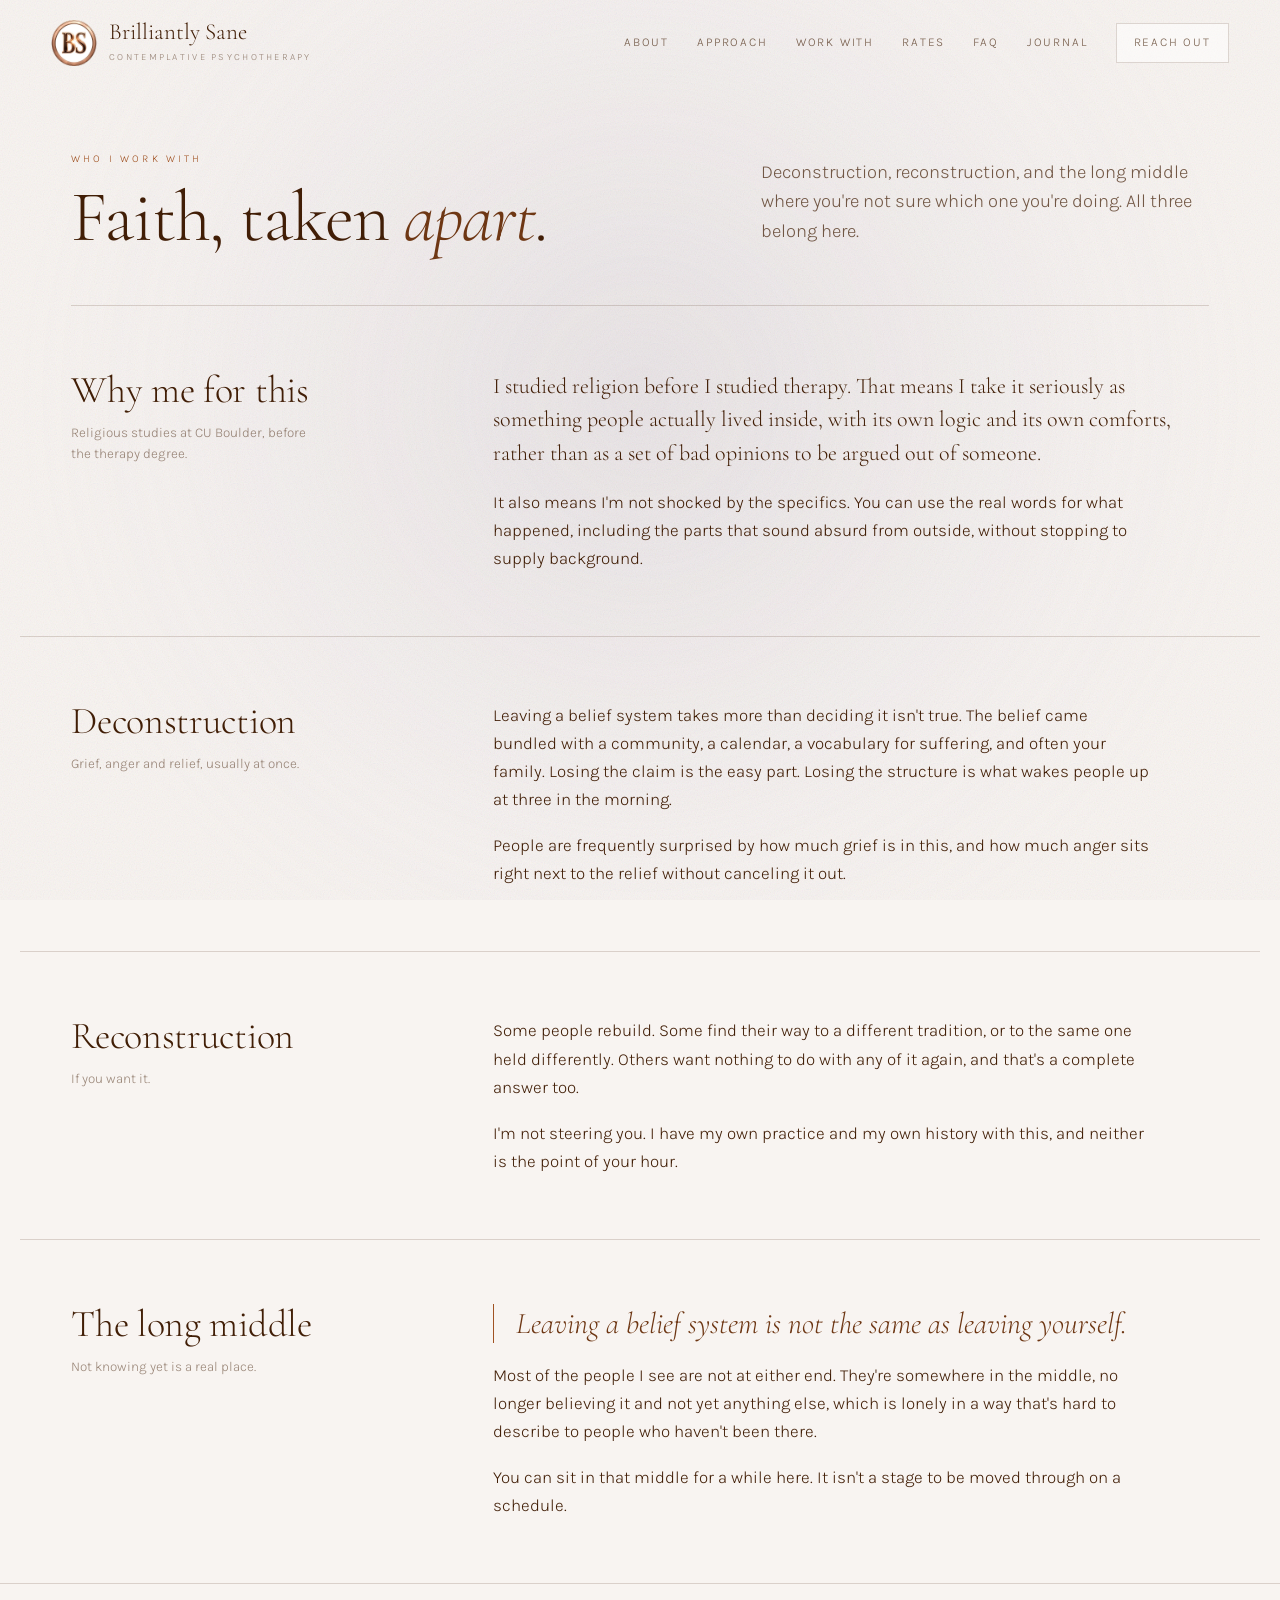
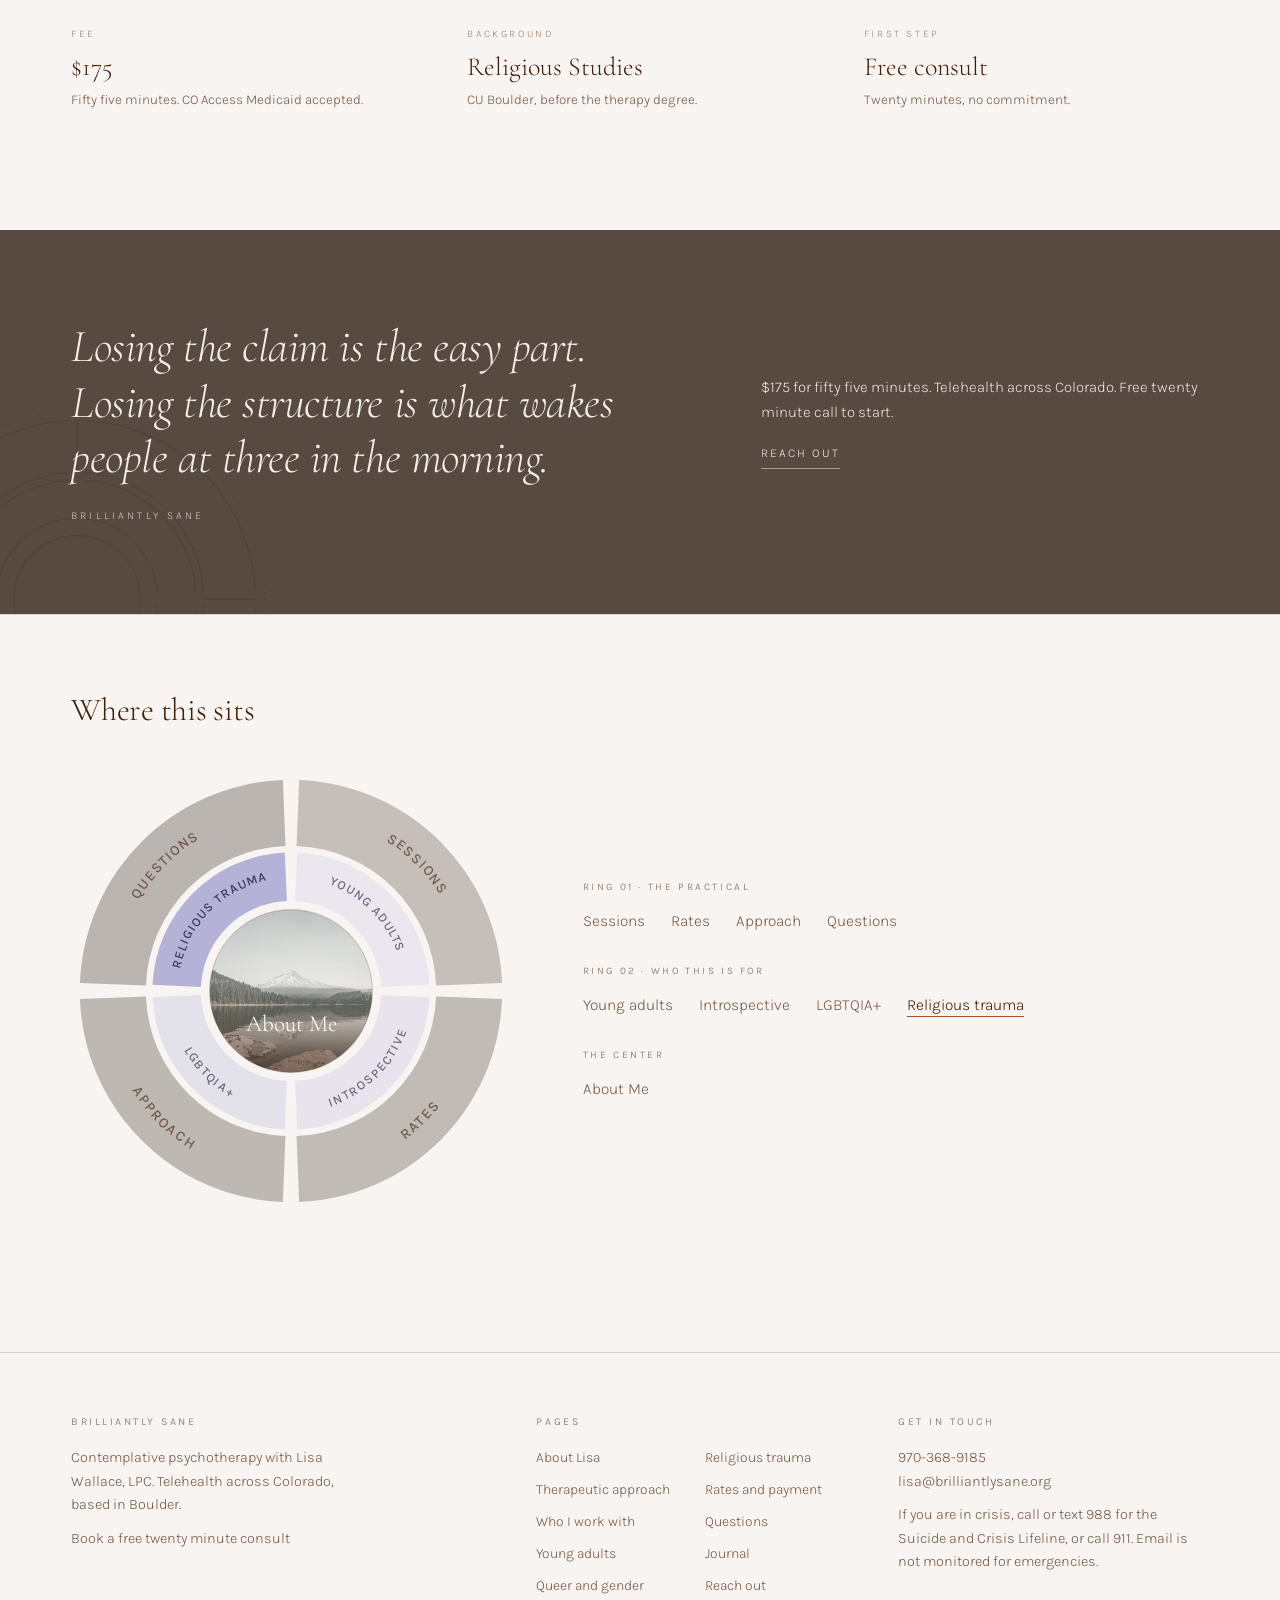
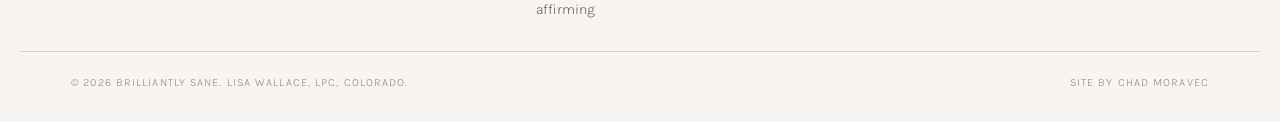
<file: religious-trauma-therapy/index.html>
<!DOCTYPE html>
<html lang="en">
<head>
<meta charset="utf-8">
<meta name="viewport" content="width=device-width, initial-scale=1, viewport-fit=cover">
<title>Religious Trauma Therapy and Faith Deconstruction | Colorado</title>
<meta name="description" content="Deconstruction, reconstruction, and the long middle. Therapy for religious trauma in Colorado with a therapist who studied religion before she studied therapy.">
<meta name="robots" content="noindex, nofollow">
<link rel="canonical" href="https://losmanzanos.github.io/lisa/religious-trauma-therapy/">
<meta property="og:type" content="website">
<meta property="og:site_name" content="Brilliantly Sane">
<meta property="og:title" content="Religious Trauma Therapy and Faith Deconstruction | Colorado">
<meta property="og:description" content="Deconstruction, reconstruction, and the long middle. Therapy for religious trauma in Colorado with a therapist who studied religion before she studied therapy.">
<meta property="og:url" content="https://losmanzanos.github.io/lisa/religious-trauma-therapy/">
<meta property="og:image" content="https://losmanzanos.github.io/lisa/assets/img/og-brilliantly-sane.jpg">
<meta property="og:image:alt" content="The Brilliantly Sane monogram, a copper ring enclosing the letters B and S.">
<meta name="twitter:card" content="summary_large_image">
<meta name="twitter:title" content="Religious Trauma Therapy and Faith Deconstruction | Colorado">
<meta name="twitter:description" content="Deconstruction, reconstruction, and the long middle. Therapy for religious trauma in Colorado with a therapist who studied religion before she studied therapy.">
<meta name="twitter:image" content="https://losmanzanos.github.io/lisa/assets/img/og-brilliantly-sane.jpg">
<meta name="theme-color" content="#F8F4F1">
<link rel="icon" href="../assets/img/favicon.png" sizes="64x64">
<link rel="icon" href="../assets/img/favicon-32.png" sizes="32x32">
<link rel="apple-touch-icon" href="../assets/img/apple-touch-icon.png">
<link rel="preconnect" href="https://fonts.googleapis.com">
<link rel="preconnect" href="https://fonts.gstatic.com" crossorigin>
<link href="https://fonts.googleapis.com/css2?family=Cormorant+Garamond:ital,wght@0,300;0,400;0,500;0,600;1,300;1,400&family=Karla:wght@300;400;500;600&display=swap" rel="stylesheet">
<link rel="stylesheet" href="../assets/site.css">
<script type="application/ld+json">{"@context":"https://schema.org","@type":"LocalBusiness","@id":"https://losmanzanos.github.io/lisa/#practice","name":"Brilliantly Sane","alternateName":"Brilliantly Sane Counseling","description":"Contemplative psychotherapy with Lisa Wallace, LPC. Telehealth across Colorado, based in Boulder.","url":"https://losmanzanos.github.io/lisa/","telephone":"970-368-9185","email":"lisa@brilliantlysane.org","image":"https://losmanzanos.github.io/lisa/assets/img/og-brilliantly-sane.jpg","priceRange":"$175","address":{"@type":"PostalAddress","addressLocality":"Boulder","addressRegion":"CO","addressCountry":"US"},"areaServed":{"@type":"State","name":"Colorado"},"founder":{"@type":"Person","name":"Lisa Wallace","honorificSuffix":"LPC","jobTitle":"Licensed Professional Counselor","alumniOf":{"@type":"CollegeOrUniversity","name":"Naropa University"}}}</script>
<script type="application/ld+json">{"@context":"https://schema.org","@type":"Service","serviceType":"Religious trauma and faith transition therapy","provider":{"@id":"https://losmanzanos.github.io/lisa/#practice"},"areaServed":{"@type":"State","name":"Colorado"}}</script>
<script type="application/ld+json">{"@context":"https://schema.org","@type":"BreadcrumbList","itemListElement":[{"@type":"ListItem","position":1,"name":"Home","item":"https://losmanzanos.github.io/lisa/"},{"@type":"ListItem","position":2,"name":"Who I work with","item":"https://losmanzanos.github.io/lisa/work-with/"},{"@type":"ListItem","position":3,"name":"Religious trauma","item":"https://losmanzanos.github.io/lisa/religious-trauma-therapy/"}]}</script>
</head><body class="interior">
<a class="skip" href="#main">Skip to content</a>
<div class="aura"></div>
<div class="grain"></div>

<header class="site-head">
  <a class="brand" href="../" aria-label="Brilliantly Sane, home">
    <picture>
      <source srcset="../assets/img/logo.webp" type="image/webp">
      <img class="mark" src="../assets/img/logo.png" width="46" height="46" alt="The Brilliantly Sane monogram, a copper ring enclosing the letters B and S.">
    </picture>
    <span><span class="brand-name">Brilliantly Sane</span><span class="brand-sub">Contemplative Psychotherapy</span></span>
  </a>
  <button class="menu-btn" aria-expanded="false" aria-controls="sitenav">Menu</button>
  <nav class="site-nav" id="sitenav" aria-label="Main">
      <a href="../about/">About</a>
      <a href="../approach/">Approach</a>
      <a href="../work-with/">Work With</a>
      <a href="../rates/">Rates</a>
      <a href="../faq/">FAQ</a>
      <a href="../journal/">Journal</a>
      <a class="cta" href="../contact/">Reach out</a>
      <p class="nav-foot"><a href="tel:+19703689185">970-368-9185</a><a href="mailto:lisa@brilliantlysane.org">lisa@brilliantlysane.org</a></p>
  </nav>
</header>
<main id="main">
<div class="page-head">
  <div>
    <p class="eyebrow">Who I work with</p>
    <h1>Faith, taken <em>apart</em>.</h1>
  </div>
  <p class="standfirst">Deconstruction, reconstruction, and the long middle where you're not sure which one you're doing. All three belong here.</p>
</div>
<div class="rule-full"><span></span></div>
<section class="sheet ">
  <div class="aside"><h2>Why me for this</h2><p>Religious studies at CU Boulder, before the therapy degree.</p></div>
  <div class="prose"><p class="lead">I studied religion before I studied therapy. That means I take it seriously as something people actually lived inside, with its own logic and its own comforts, rather than as a set of bad opinions to be argued out of someone.</p>
<p>It also means I'm not shocked by the specifics. You can use the real words for what happened, including the parts that sound absurd from outside, without stopping to supply background.</p></div>
</section>
<section class="sheet ">
  <div class="aside"><h2>Deconstruction</h2><p>Grief, anger and relief, usually at once.</p></div>
  <div class="prose"><p>Leaving a belief system takes more than deciding it isn't true. The belief came bundled with a community, a calendar, a vocabulary for suffering, and often your family. Losing the claim is the easy part. Losing the structure is what wakes people up at three in the morning.</p>
<p>People are frequently surprised by how much grief is in this, and how much anger sits right next to the relief without canceling it out.</p></div>
</section>
<section class="sheet ">
  <div class="aside"><h2>Reconstruction</h2><p>If you want it.</p></div>
  <div class="prose"><p>Some people rebuild. Some find their way to a different tradition, or to the same one held differently. Others want nothing to do with any of it again, and that's a complete answer too.</p>
<p>I'm not steering you. I have my own practice and my own history with this, and neither is the point of your hour.</p></div>
</section>
<section class="sheet ">
  <div class="aside"><h2>The long middle</h2><p>Not knowing yet is a real place.</p></div>
  <div class="prose"><p class="pull">Leaving a belief system is not the same as leaving yourself.</p>
<p>Most of the people I see are not at either end. They're somewhere in the middle, no longer believing it and not yet anything else, which is lonely in a way that's hard to describe to people who haven't been there.</p>
<p>You can sit in that middle for a while here. It isn't a stage to be moved through on a schedule.</p></div>
</section>
<section class="facts"><div class="wrap"><dl><div><dt>Fee</dt><dd>$175<small>Fifty five minutes. CO Access Medicaid accepted.</small></dd></div><div><dt>Background</dt><dd>Religious Studies<small>CU Boulder, before the therapy degree.</small></dd></div><div><dt>First step</dt><dd>Free consult<small>Twenty minutes, no commitment.</small></dd></div></dl></div></section>
<section class="band">
  
  <div class="motif-layer"><img class="motif" src="../assets/img/rings-motif.svg" alt="" aria-hidden="true" width="400" height="400"></div>
  <div class="inner">
    <div><blockquote>Losing the claim is the easy part. Losing the structure is what wakes people at three in the morning.</blockquote><p class="by">Brilliantly Sane</p></div>
    <div class="side"><p>$175 for fifty five minutes. Telehealth across Colorado. Free twenty minute call to start.</p><p><a class="tlink" href="../contact/">Reach out</a></p></div>
  </div>
</section>
<section class="wayfind" aria-labelledby="wayfind-h">
  <div class="wrap">
    <h2 id="wayfind-h">Where this sits</h2>
    <div class="wayfind-in">
      <svg class="ringnav" viewBox="0 0 400 400" role="group" aria-label="Site map as concentric rings">
        <defs><linearGradient id="wfVeil" x1="0" y1="0" x2="0" y2="1"><stop offset=".45" stop-color="#411E06" stop-opacity="0"/><stop offset="1" stop-color="#321604" stop-opacity=".78"/></linearGradient></defs>
        <a href="../contact/" class="nseg o" data-k="contact" aria-label="Sessions"><title>Sessions</title><path d="M207.37 8.14A192 192 0 0 1 391.86 192.63L331.90 194.93A132 132 0 0 0 205.07 68.10Z" fill="#63554D"/><path id="wf-o0" d="M206.37 34.12A166.0 166.0 0 0 1 365.88 193.63" fill="none"/><text class="nlbl" font-size="13" text-anchor="middle" dy="0.34em"><textPath href="#wf-o0" startOffset="50%">Sessions</textPath></text></a><a href="../rates/" class="nseg o" data-k="rates" aria-label="Rates"><title>Rates</title><path d="M391.86 207.37A192 192 0 0 1 207.37 391.86L205.07 331.90A132 132 0 0 0 331.90 205.07Z" fill="#5A4C44"/><path id="wf-o1" d="M206.37 365.88A166.0 166.0 0 0 0 365.88 206.37" fill="none"/><text class="nlbl" font-size="13" text-anchor="middle" dy="0.34em"><textPath href="#wf-o1" startOffset="50%">Rates</textPath></text></a><a href="../approach/" class="nseg o" data-k="approach" aria-label="Approach"><title>Approach</title><path d="M192.63 391.86A192 192 0 0 1 8.14 207.37L68.10 205.07A132 132 0 0 0 194.93 331.90Z" fill="#51443C"/><path id="wf-o2" d="M34.12 206.37A166.0 166.0 0 0 0 193.63 365.88" fill="none"/><text class="nlbl" font-size="13" text-anchor="middle" dy="0.34em"><textPath href="#wf-o2" startOffset="50%">Approach</textPath></text></a><a href="../faq/" class="nseg o" data-k="faq" aria-label="Questions"><title>Questions</title><path d="M8.14 192.63A192 192 0 0 1 192.63 8.14L194.93 68.10A132 132 0 0 0 68.10 194.93Z" fill="#483C35"/><path id="wf-o3" d="M34.12 193.63A166.0 166.0 0 0 1 193.63 34.12" fill="none"/><text class="nlbl" font-size="13" text-anchor="middle" dy="0.34em"><textPath href="#wf-o3" startOffset="50%">Questions</textPath></text></a><a href="../young-adult-therapy/" class="nseg m" data-k="young-adult-therapy" aria-label="Young adults"><title>Young adults</title><path d="M205.72 74.13A126 126 0 0 1 325.87 194.28L281.92 196.28A82 82 0 0 0 203.72 118.08Z" fill="#CFCDE9"/><path id="wf-m0" d="M204.85 93.11A107.0 107.0 0 0 1 306.89 195.15" fill="none"/><text class="nlbl" font-size="11.5" text-anchor="middle" dy="0.34em"><textPath href="#wf-m0" startOffset="50%">Young adults</textPath></text></a><a href="../work-with/" class="nseg m" data-k="work-with" aria-label="Introspective"><title>Introspective</title><path d="M325.87 205.72A126 126 0 0 1 205.72 325.87L203.72 281.92A82 82 0 0 0 281.92 203.72Z" fill="#C6C4E4"/><path id="wf-m1" d="M204.85 306.89A107.0 107.0 0 0 0 306.89 204.85" fill="none"/><text class="nlbl" font-size="11.5" text-anchor="middle" dy="0.34em"><textPath href="#wf-m1" startOffset="50%">Introspective</textPath></text></a><a href="../lgbtqia-therapy/" class="nseg m" data-k="lgbtqia-therapy" aria-label="LGBTQIA+"><title>LGBTQIA+</title><path d="M194.28 325.87A126 126 0 0 1 74.13 205.72L118.08 203.72A82 82 0 0 0 196.28 281.92Z" fill="#BDBBDD"/><path id="wf-m2" d="M93.11 204.85A107.0 107.0 0 0 0 195.15 306.89" fill="none"/><text class="nlbl" font-size="11.5" text-anchor="middle" dy="0.34em"><textPath href="#wf-m2" startOffset="50%">LGBTQIA+</textPath></text></a><a href="../religious-trauma-therapy/" class="nseg m on" data-k="religious-trauma-therapy" aria-label="Religious trauma"><title>Religious trauma</title><path d="M74.13 194.28A126 126 0 0 1 194.28 74.13L196.28 118.08A82 82 0 0 0 118.08 196.28Z" fill="#B4B2D6"/><path id="wf-m3" d="M93.11 195.15A107.0 107.0 0 0 1 195.15 93.11" fill="none"/><text class="nlbl" font-size="11.5" text-anchor="middle" dy="0.34em"><textPath href="#wf-m3" startOffset="50%">Religious trauma</textPath></text></a>
        <a href="../about/" class="nseg c" data-k="about" aria-label="About Me"><title>About Me</title><circle cx="200" cy="200" r="74" fill="#EDE7E1"/><image href="../assets/img/center-peak.jpg" x="126" y="126" width="148" height="148" clip-path="circle(74px at 74px 74px)" preserveAspectRatio="xMidYMid slice"/><circle class="cveil" cx="200" cy="200" r="74" fill="url(#wfVeil)"/><text class="clbl" x="200" y="236" text-anchor="middle">About Me</text><circle cx="200" cy="200" r="74" fill="none" stroke="rgba(65,30,6,.18)"/></a>
      </svg>
      <div class="wlist">
        <div class="wgroup"><h3>Ring 01 &middot; The Practical</h3><ul><li><a href="../contact/" data-k="contact">Sessions</a></li><li><a href="../rates/" data-k="rates">Rates</a></li><li><a href="../approach/" data-k="approach">Approach</a></li><li><a href="../faq/" data-k="faq">Questions</a></li></ul></div>
        <div class="wgroup"><h3>Ring 02 &middot; Who This Is For</h3><ul><li><a href="../young-adult-therapy/" data-k="young-adult-therapy">Young adults</a></li><li><a href="../work-with/" data-k="work-with">Introspective</a></li><li><a href="../lgbtqia-therapy/" data-k="lgbtqia-therapy">LGBTQIA+</a></li><li><a href="../religious-trauma-therapy/" data-k="religious-trauma-therapy" aria-current="page">Religious trauma</a></li></ul></div>
        <div class="wgroup"><h3>The Center</h3><ul><li><a href="../about/" data-k="about">About Me</a></li></ul></div>
      </div>
    </div>
  </div>
</section>
</main>
<footer class="site-foot">
  <div class="inner">
    <div>
      <h4>Brilliantly Sane</h4>
      <p>Contemplative psychotherapy with Lisa Wallace, LPC. Telehealth across Colorado, based in Boulder.</p>
      <p><a href="../contact/">Book a free twenty minute consult</a></p>
    </div>
    <div>
      <h4>Pages</h4>
      <ul class="foot-links"><li><a href="../about/">About Lisa</a></li><li><a href="../approach/">Therapeutic approach</a></li><li><a href="../work-with/">Who I work with</a></li><li><a href="../young-adult-therapy/">Young adults</a></li><li><a href="../lgbtqia-therapy/">Queer and gender affirming</a></li><li><a href="../religious-trauma-therapy/">Religious trauma</a></li><li><a href="../rates/">Rates and payment</a></li><li><a href="../faq/">Questions</a></li><li><a href="../journal/">Journal</a></li><li><a href="../contact/">Reach out</a></li></ul>
    </div>
    <div>
      <h4>Get in touch</h4>
      <p><a href="tel:+19703689185">970-368-9185</a><br><a href="mailto:lisa@brilliantlysane.org">lisa@brilliantlysane.org</a></p>
      <p class="crisis">If you are in crisis, call or text 988 for the Suicide and Crisis Lifeline, or call 911. Email is not monitored for emergencies.</p>
    </div>
  </div>
  <div class="legal">
    <span>&copy; 2026 Brilliantly Sane. Lisa Wallace, LPC, Colorado.</span>
    <span>Site by Chad Moravec</span>
  </div>
</footer>
<script src="../assets/site.js" defer></script>
</body>
</html>
</file>
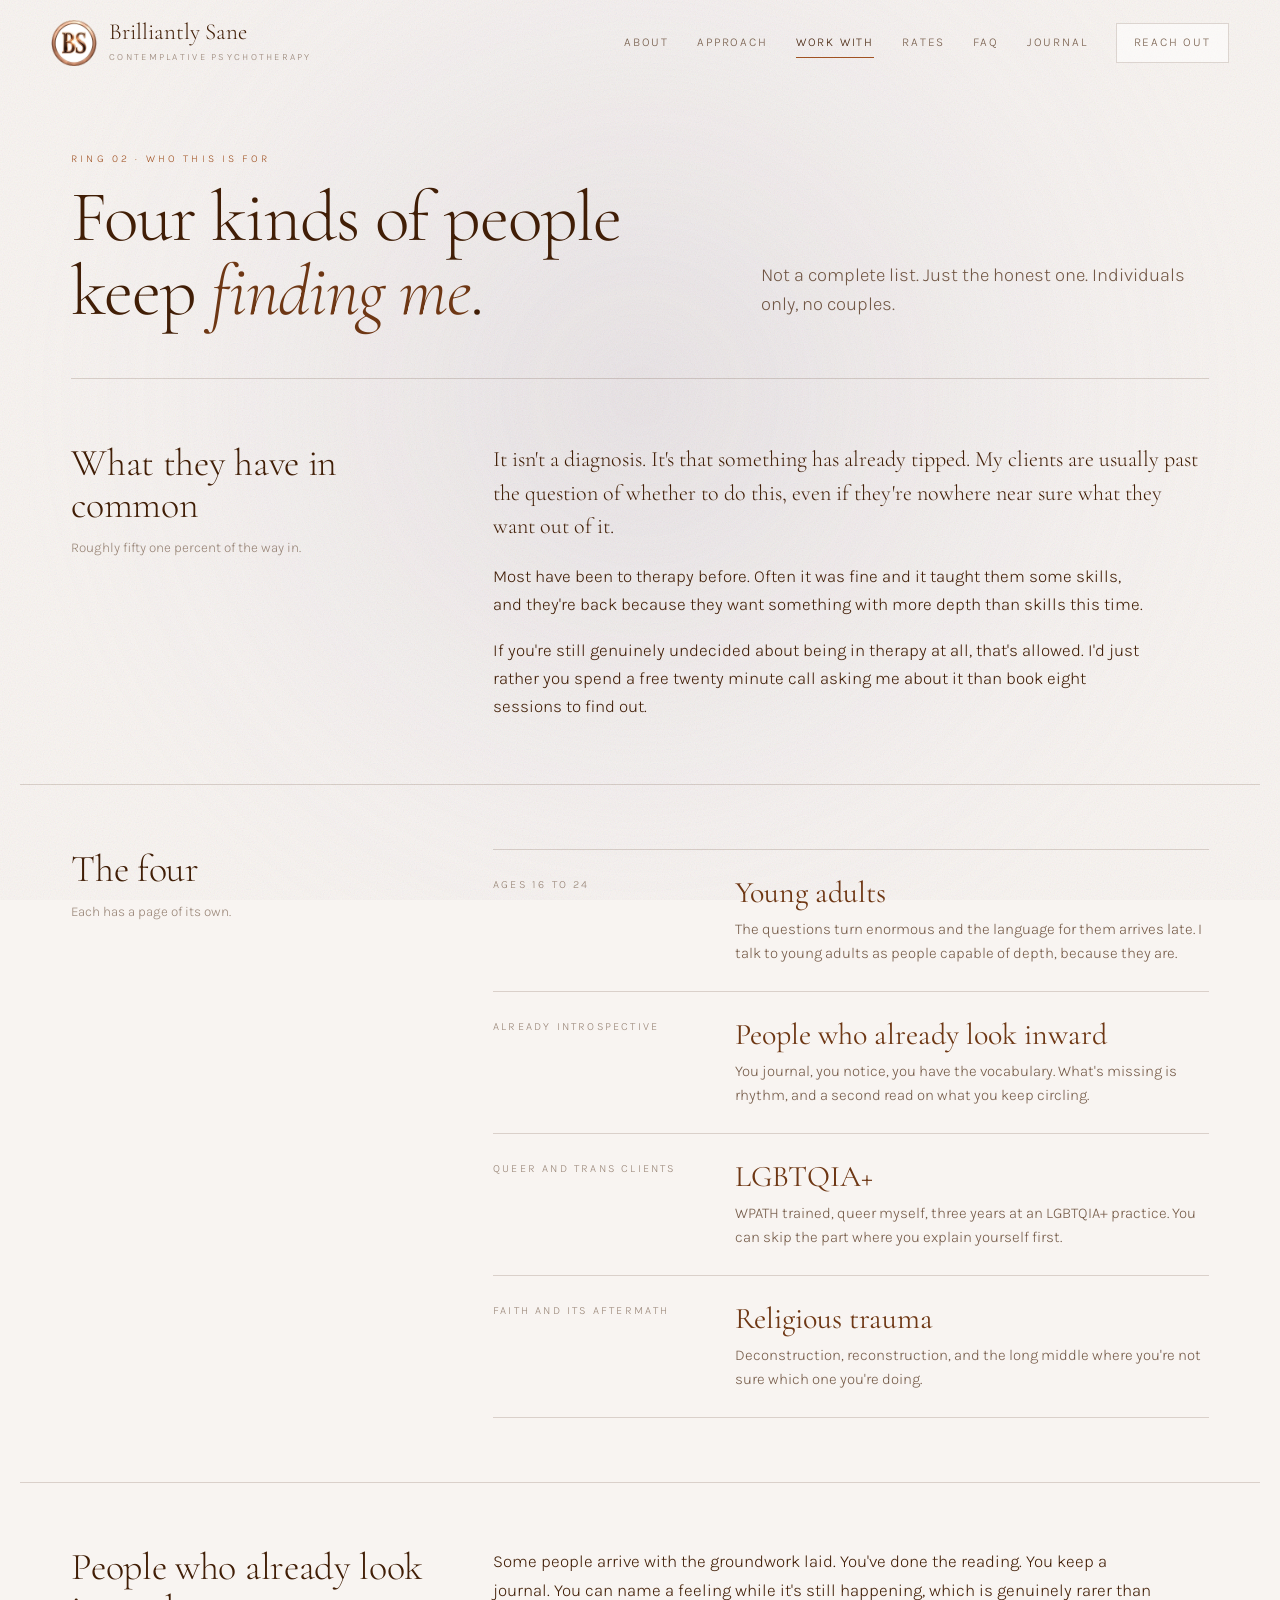
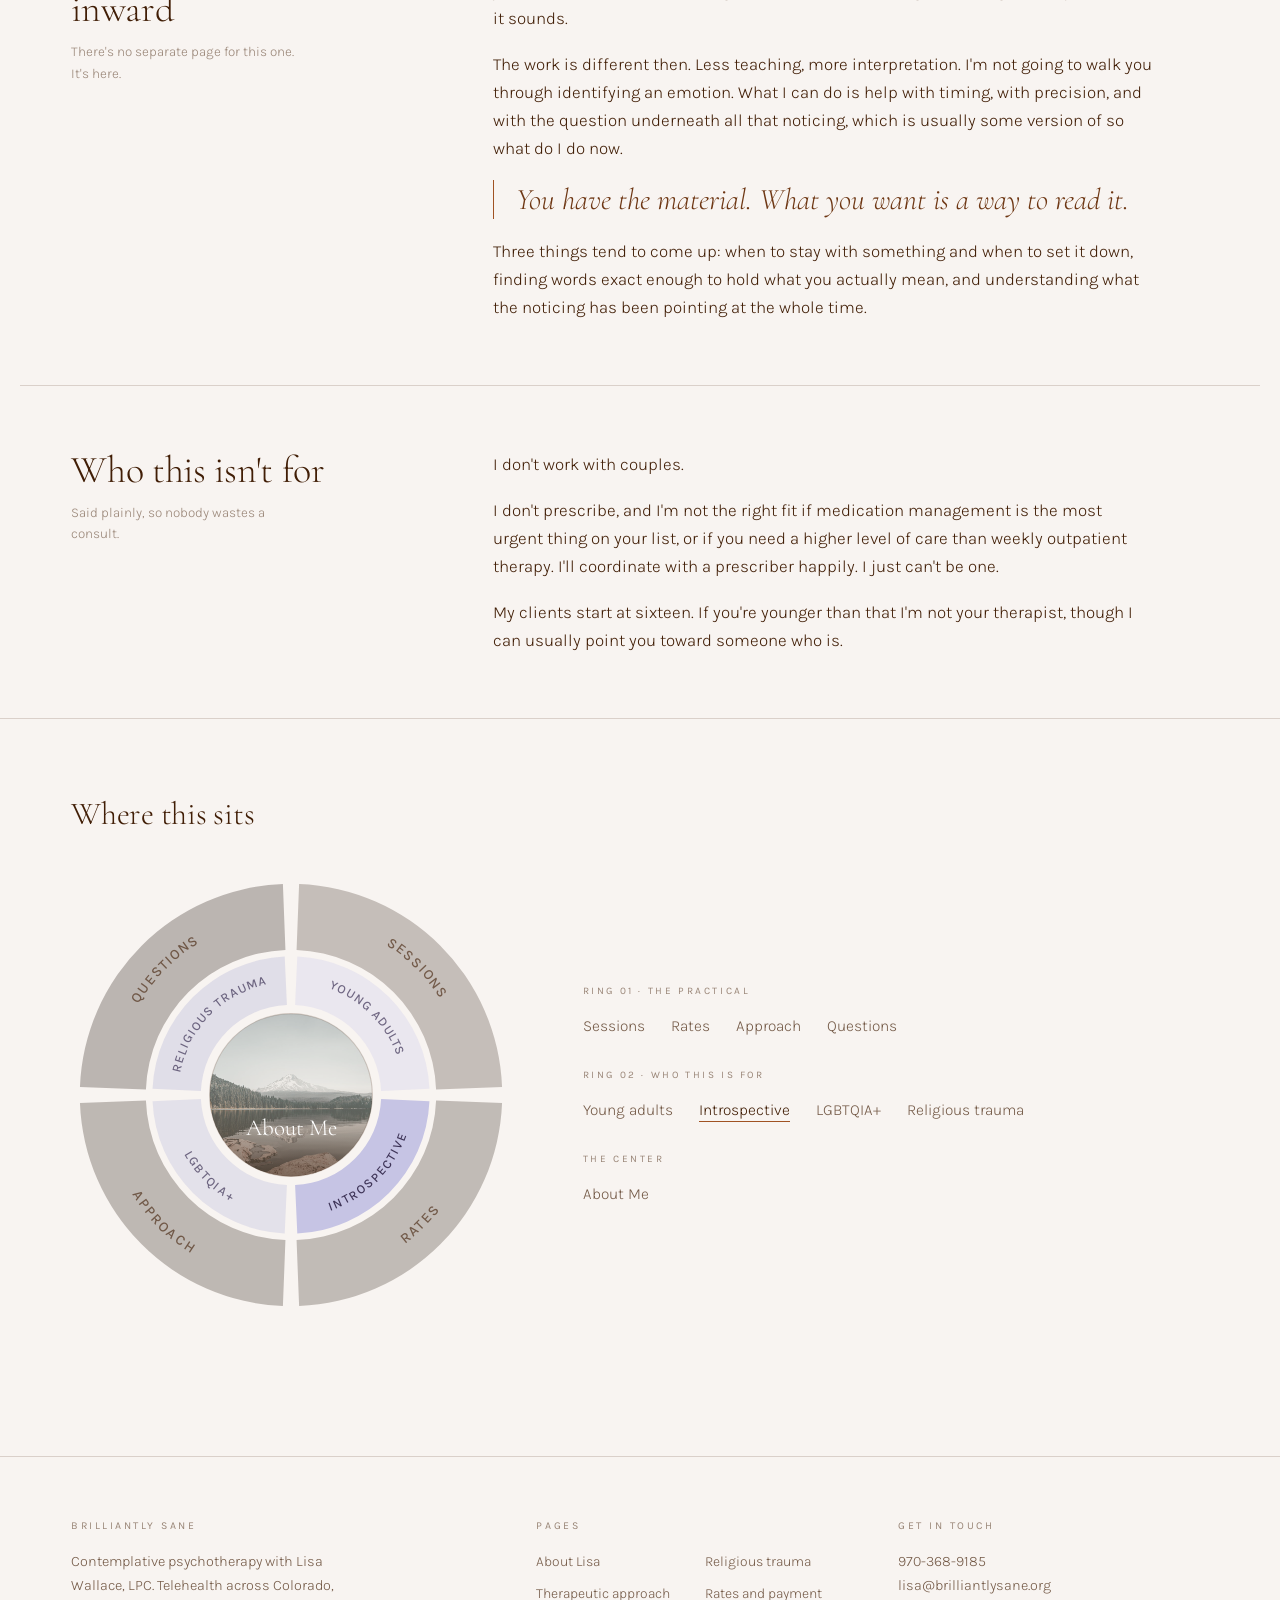
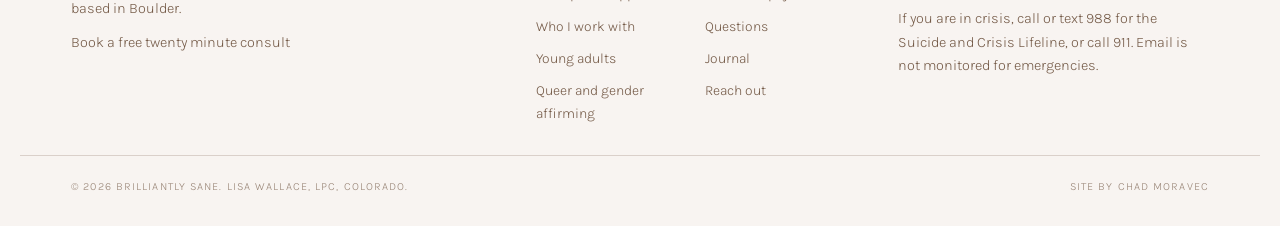
<file: work-with/index.html>
<!DOCTYPE html>
<html lang="en">
<head>
<meta charset="utf-8">
<meta name="viewport" content="width=device-width, initial-scale=1, viewport-fit=cover">
<title>Who I Work With | Individual Therapy in Colorado</title>
<meta name="description" content="Young adults, people who already think hard about themselves, LGBTQIA+ clients, and anyone sorting through religious trauma. Individual therapy, Boulder and statewide.">
<meta name="robots" content="noindex, nofollow">
<link rel="canonical" href="https://losmanzanos.github.io/lisa/work-with/">
<meta property="og:type" content="website">
<meta property="og:site_name" content="Brilliantly Sane">
<meta property="og:title" content="Who I Work With | Individual Therapy in Colorado">
<meta property="og:description" content="Young adults, people who already think hard about themselves, LGBTQIA+ clients, and anyone sorting through religious trauma. Individual therapy, Boulder and statewide.">
<meta property="og:url" content="https://losmanzanos.github.io/lisa/work-with/">
<meta property="og:image" content="https://losmanzanos.github.io/lisa/assets/img/og-brilliantly-sane.jpg">
<meta property="og:image:alt" content="The Brilliantly Sane monogram, a copper ring enclosing the letters B and S.">
<meta name="twitter:card" content="summary_large_image">
<meta name="twitter:title" content="Who I Work With | Individual Therapy in Colorado">
<meta name="twitter:description" content="Young adults, people who already think hard about themselves, LGBTQIA+ clients, and anyone sorting through religious trauma. Individual therapy, Boulder and statewide.">
<meta name="twitter:image" content="https://losmanzanos.github.io/lisa/assets/img/og-brilliantly-sane.jpg">
<meta name="theme-color" content="#F8F4F1">
<link rel="icon" href="../assets/img/favicon.png" sizes="64x64">
<link rel="icon" href="../assets/img/favicon-32.png" sizes="32x32">
<link rel="apple-touch-icon" href="../assets/img/apple-touch-icon.png">
<link rel="preconnect" href="https://fonts.googleapis.com">
<link rel="preconnect" href="https://fonts.gstatic.com" crossorigin>
<link href="https://fonts.googleapis.com/css2?family=Cormorant+Garamond:ital,wght@0,300;0,400;0,500;0,600;1,300;1,400&family=Karla:wght@300;400;500;600&display=swap" rel="stylesheet">
<link rel="stylesheet" href="../assets/site.css">
<script type="application/ld+json">{"@context":"https://schema.org","@type":"LocalBusiness","@id":"https://losmanzanos.github.io/lisa/#practice","name":"Brilliantly Sane","alternateName":"Brilliantly Sane Counseling","description":"Contemplative psychotherapy with Lisa Wallace, LPC. Telehealth across Colorado, based in Boulder.","url":"https://losmanzanos.github.io/lisa/","telephone":"970-368-9185","email":"lisa@brilliantlysane.org","image":"https://losmanzanos.github.io/lisa/assets/img/og-brilliantly-sane.jpg","priceRange":"$175","address":{"@type":"PostalAddress","addressLocality":"Boulder","addressRegion":"CO","addressCountry":"US"},"areaServed":{"@type":"State","name":"Colorado"},"founder":{"@type":"Person","name":"Lisa Wallace","honorificSuffix":"LPC","jobTitle":"Licensed Professional Counselor","alumniOf":{"@type":"CollegeOrUniversity","name":"Naropa University"}}}</script>
<script type="application/ld+json">{"@context":"https://schema.org","@type":"BreadcrumbList","itemListElement":[{"@type":"ListItem","position":1,"name":"Home","item":"https://losmanzanos.github.io/lisa/"},{"@type":"ListItem","position":2,"name":"Who I work with","item":"https://losmanzanos.github.io/lisa/work-with/"}]}</script>
</head><body class="interior">
<a class="skip" href="#main">Skip to content</a>
<div class="aura"></div>
<div class="grain"></div>

<header class="site-head">
  <a class="brand" href="../" aria-label="Brilliantly Sane, home">
    <picture>
      <source srcset="../assets/img/logo.webp" type="image/webp">
      <img class="mark" src="../assets/img/logo.png" width="46" height="46" alt="The Brilliantly Sane monogram, a copper ring enclosing the letters B and S.">
    </picture>
    <span><span class="brand-name">Brilliantly Sane</span><span class="brand-sub">Contemplative Psychotherapy</span></span>
  </a>
  <button class="menu-btn" aria-expanded="false" aria-controls="sitenav">Menu</button>
  <nav class="site-nav" id="sitenav" aria-label="Main">
      <a href="../about/">About</a>
      <a href="../approach/">Approach</a>
      <a href="../work-with/" aria-current="page">Work With</a>
      <a href="../rates/">Rates</a>
      <a href="../faq/">FAQ</a>
      <a href="../journal/">Journal</a>
      <a class="cta" href="../contact/">Reach out</a>
      <p class="nav-foot"><a href="tel:+19703689185">970-368-9185</a><a href="mailto:lisa@brilliantlysane.org">lisa@brilliantlysane.org</a></p>
  </nav>
</header>
<main id="main">
<div class="page-head">
  <div>
    <p class="eyebrow">Ring 02 · Who This Is For</p>
    <h1>Four kinds of people keep <em>finding me</em>.</h1>
  </div>
  <p class="standfirst">Not a complete list. Just the honest one. Individuals only, no couples.</p>
</div>
<div class="rule-full"><span></span></div>
<section class="sheet ">
  <div class="aside"><h2>What they have in common</h2><p>Roughly fifty one percent of the way in.</p></div>
  <div class="prose"><p class="lead">It isn't a diagnosis. It's that something has already tipped. My clients are usually past the question of whether to do this, even if they're nowhere near sure what they want out of it.</p>
<p>Most have been to therapy before. Often it was fine and it taught them some skills, and they're back because they want something with more depth than skills this time.</p>
<p>If you're still genuinely undecided about being in therapy at all, that's allowed. I'd just rather you spend a free twenty minute call asking me about it than book eight sessions to find out.</p></div>
</section>
<section class="sheet ">
  <div class="aside"><h2>The four</h2><p>Each has a page of its own.</p></div>
  <div class="prose"><ul class="index-list"><li><a href="../young-adult-therapy/"><span class="meta">Ages 16 to 24</span><span><h3>Young adults</h3><p>The questions turn enormous and the language for them arrives late. I talk to young adults as people capable of depth, because they are.</p></span></a></li><li><a href="#introspective"><span class="meta">Already introspective</span><span><h3>People who already look inward</h3><p>You journal, you notice, you have the vocabulary. What's missing is rhythm, and a second read on what you keep circling.</p></span></a></li><li><a href="../lgbtqia-therapy/"><span class="meta">Queer and trans clients</span><span><h3>LGBTQIA+</h3><p>WPATH trained, queer myself, three years at an LGBTQIA+ practice. You can skip the part where you explain yourself first.</p></span></a></li><li><a href="../religious-trauma-therapy/"><span class="meta">Faith and its aftermath</span><span><h3>Religious trauma</h3><p>Deconstruction, reconstruction, and the long middle where you're not sure which one you're doing.</p></span></a></li></ul></div>
</section>
<section class="sheet ">
  <div class="aside"><h2>People who already look inward</h2><p>There's no separate page for this one. It's here.</p></div>
  <div class="prose"><p id="introspective">Some people arrive with the groundwork laid. You've done the reading. You keep a journal. You can name a feeling while it's still happening, which is genuinely rarer than it sounds.</p>
<p>The work is different then. Less teaching, more interpretation. I'm not going to walk you through identifying an emotion. What I can do is help with timing, with precision, and with the question underneath all that noticing, which is usually some version of so what do I do now.</p>
<p class="pull">You have the material. What you want is a way to read it.</p>
<p>Three things tend to come up: when to stay with something and when to set it down, finding words exact enough to hold what you actually mean, and understanding what the noticing has been pointing at the whole time.</p></div>
</section>
<section class="sheet ">
  <div class="aside"><h2>Who this isn't for</h2><p>Said plainly, so nobody wastes a consult.</p></div>
  <div class="prose"><p>I don't work with couples.</p>
<p>I don't prescribe, and I'm not the right fit if medication management is the most urgent thing on your list, or if you need a higher level of care than weekly outpatient therapy. I'll coordinate with a prescriber happily. I just can't be one.</p>
<p>My clients start at sixteen. If you're younger than that I'm not your therapist, though I can usually point you toward someone who is.</p></div>
</section>
<section class="wayfind" aria-labelledby="wayfind-h">
  <div class="wrap">
    <h2 id="wayfind-h">Where this sits</h2>
    <div class="wayfind-in">
      <svg class="ringnav" viewBox="0 0 400 400" role="group" aria-label="Site map as concentric rings">
        <defs><linearGradient id="wfVeil" x1="0" y1="0" x2="0" y2="1"><stop offset=".45" stop-color="#411E06" stop-opacity="0"/><stop offset="1" stop-color="#321604" stop-opacity=".78"/></linearGradient></defs>
        <a href="../contact/" class="nseg o" data-k="contact" aria-label="Sessions"><title>Sessions</title><path d="M207.37 8.14A192 192 0 0 1 391.86 192.63L331.90 194.93A132 132 0 0 0 205.07 68.10Z" fill="#63554D"/><path id="wf-o0" d="M206.37 34.12A166.0 166.0 0 0 1 365.88 193.63" fill="none"/><text class="nlbl" font-size="13" text-anchor="middle" dy="0.34em"><textPath href="#wf-o0" startOffset="50%">Sessions</textPath></text></a><a href="../rates/" class="nseg o" data-k="rates" aria-label="Rates"><title>Rates</title><path d="M391.86 207.37A192 192 0 0 1 207.37 391.86L205.07 331.90A132 132 0 0 0 331.90 205.07Z" fill="#5A4C44"/><path id="wf-o1" d="M206.37 365.88A166.0 166.0 0 0 0 365.88 206.37" fill="none"/><text class="nlbl" font-size="13" text-anchor="middle" dy="0.34em"><textPath href="#wf-o1" startOffset="50%">Rates</textPath></text></a><a href="../approach/" class="nseg o" data-k="approach" aria-label="Approach"><title>Approach</title><path d="M192.63 391.86A192 192 0 0 1 8.14 207.37L68.10 205.07A132 132 0 0 0 194.93 331.90Z" fill="#51443C"/><path id="wf-o2" d="M34.12 206.37A166.0 166.0 0 0 0 193.63 365.88" fill="none"/><text class="nlbl" font-size="13" text-anchor="middle" dy="0.34em"><textPath href="#wf-o2" startOffset="50%">Approach</textPath></text></a><a href="../faq/" class="nseg o" data-k="faq" aria-label="Questions"><title>Questions</title><path d="M8.14 192.63A192 192 0 0 1 192.63 8.14L194.93 68.10A132 132 0 0 0 68.10 194.93Z" fill="#483C35"/><path id="wf-o3" d="M34.12 193.63A166.0 166.0 0 0 1 193.63 34.12" fill="none"/><text class="nlbl" font-size="13" text-anchor="middle" dy="0.34em"><textPath href="#wf-o3" startOffset="50%">Questions</textPath></text></a><a href="../young-adult-therapy/" class="nseg m" data-k="young-adult-therapy" aria-label="Young adults"><title>Young adults</title><path d="M205.72 74.13A126 126 0 0 1 325.87 194.28L281.92 196.28A82 82 0 0 0 203.72 118.08Z" fill="#CFCDE9"/><path id="wf-m0" d="M204.85 93.11A107.0 107.0 0 0 1 306.89 195.15" fill="none"/><text class="nlbl" font-size="11.5" text-anchor="middle" dy="0.34em"><textPath href="#wf-m0" startOffset="50%">Young adults</textPath></text></a><a href="../work-with/" class="nseg m on" data-k="work-with" aria-label="Introspective"><title>Introspective</title><path d="M325.87 205.72A126 126 0 0 1 205.72 325.87L203.72 281.92A82 82 0 0 0 281.92 203.72Z" fill="#C6C4E4"/><path id="wf-m1" d="M204.85 306.89A107.0 107.0 0 0 0 306.89 204.85" fill="none"/><text class="nlbl" font-size="11.5" text-anchor="middle" dy="0.34em"><textPath href="#wf-m1" startOffset="50%">Introspective</textPath></text></a><a href="../lgbtqia-therapy/" class="nseg m" data-k="lgbtqia-therapy" aria-label="LGBTQIA+"><title>LGBTQIA+</title><path d="M194.28 325.87A126 126 0 0 1 74.13 205.72L118.08 203.72A82 82 0 0 0 196.28 281.92Z" fill="#BDBBDD"/><path id="wf-m2" d="M93.11 204.85A107.0 107.0 0 0 0 195.15 306.89" fill="none"/><text class="nlbl" font-size="11.5" text-anchor="middle" dy="0.34em"><textPath href="#wf-m2" startOffset="50%">LGBTQIA+</textPath></text></a><a href="../religious-trauma-therapy/" class="nseg m" data-k="religious-trauma-therapy" aria-label="Religious trauma"><title>Religious trauma</title><path d="M74.13 194.28A126 126 0 0 1 194.28 74.13L196.28 118.08A82 82 0 0 0 118.08 196.28Z" fill="#B4B2D6"/><path id="wf-m3" d="M93.11 195.15A107.0 107.0 0 0 1 195.15 93.11" fill="none"/><text class="nlbl" font-size="11.5" text-anchor="middle" dy="0.34em"><textPath href="#wf-m3" startOffset="50%">Religious trauma</textPath></text></a>
        <a href="../about/" class="nseg c" data-k="about" aria-label="About Me"><title>About Me</title><circle cx="200" cy="200" r="74" fill="#EDE7E1"/><image href="../assets/img/center-peak.jpg" x="126" y="126" width="148" height="148" clip-path="circle(74px at 74px 74px)" preserveAspectRatio="xMidYMid slice"/><circle class="cveil" cx="200" cy="200" r="74" fill="url(#wfVeil)"/><text class="clbl" x="200" y="236" text-anchor="middle">About Me</text><circle cx="200" cy="200" r="74" fill="none" stroke="rgba(65,30,6,.18)"/></a>
      </svg>
      <div class="wlist">
        <div class="wgroup"><h3>Ring 01 &middot; The Practical</h3><ul><li><a href="../contact/" data-k="contact">Sessions</a></li><li><a href="../rates/" data-k="rates">Rates</a></li><li><a href="../approach/" data-k="approach">Approach</a></li><li><a href="../faq/" data-k="faq">Questions</a></li></ul></div>
        <div class="wgroup"><h3>Ring 02 &middot; Who This Is For</h3><ul><li><a href="../young-adult-therapy/" data-k="young-adult-therapy">Young adults</a></li><li><a href="../work-with/" data-k="work-with" aria-current="page">Introspective</a></li><li><a href="../lgbtqia-therapy/" data-k="lgbtqia-therapy">LGBTQIA+</a></li><li><a href="../religious-trauma-therapy/" data-k="religious-trauma-therapy">Religious trauma</a></li></ul></div>
        <div class="wgroup"><h3>The Center</h3><ul><li><a href="../about/" data-k="about">About Me</a></li></ul></div>
      </div>
    </div>
  </div>
</section>
</main>
<footer class="site-foot">
  <div class="inner">
    <div>
      <h4>Brilliantly Sane</h4>
      <p>Contemplative psychotherapy with Lisa Wallace, LPC. Telehealth across Colorado, based in Boulder.</p>
      <p><a href="../contact/">Book a free twenty minute consult</a></p>
    </div>
    <div>
      <h4>Pages</h4>
      <ul class="foot-links"><li><a href="../about/">About Lisa</a></li><li><a href="../approach/">Therapeutic approach</a></li><li><a href="../work-with/">Who I work with</a></li><li><a href="../young-adult-therapy/">Young adults</a></li><li><a href="../lgbtqia-therapy/">Queer and gender affirming</a></li><li><a href="../religious-trauma-therapy/">Religious trauma</a></li><li><a href="../rates/">Rates and payment</a></li><li><a href="../faq/">Questions</a></li><li><a href="../journal/">Journal</a></li><li><a href="../contact/">Reach out</a></li></ul>
    </div>
    <div>
      <h4>Get in touch</h4>
      <p><a href="tel:+19703689185">970-368-9185</a><br><a href="mailto:lisa@brilliantlysane.org">lisa@brilliantlysane.org</a></p>
      <p class="crisis">If you are in crisis, call or text 988 for the Suicide and Crisis Lifeline, or call 911. Email is not monitored for emergencies.</p>
    </div>
  </div>
  <div class="legal">
    <span>&copy; 2026 Brilliantly Sane. Lisa Wallace, LPC, Colorado.</span>
    <span>Site by Chad Moravec</span>
  </div>
</footer>
<script src="../assets/site.js" defer></script>
</body>
</html>
</file>
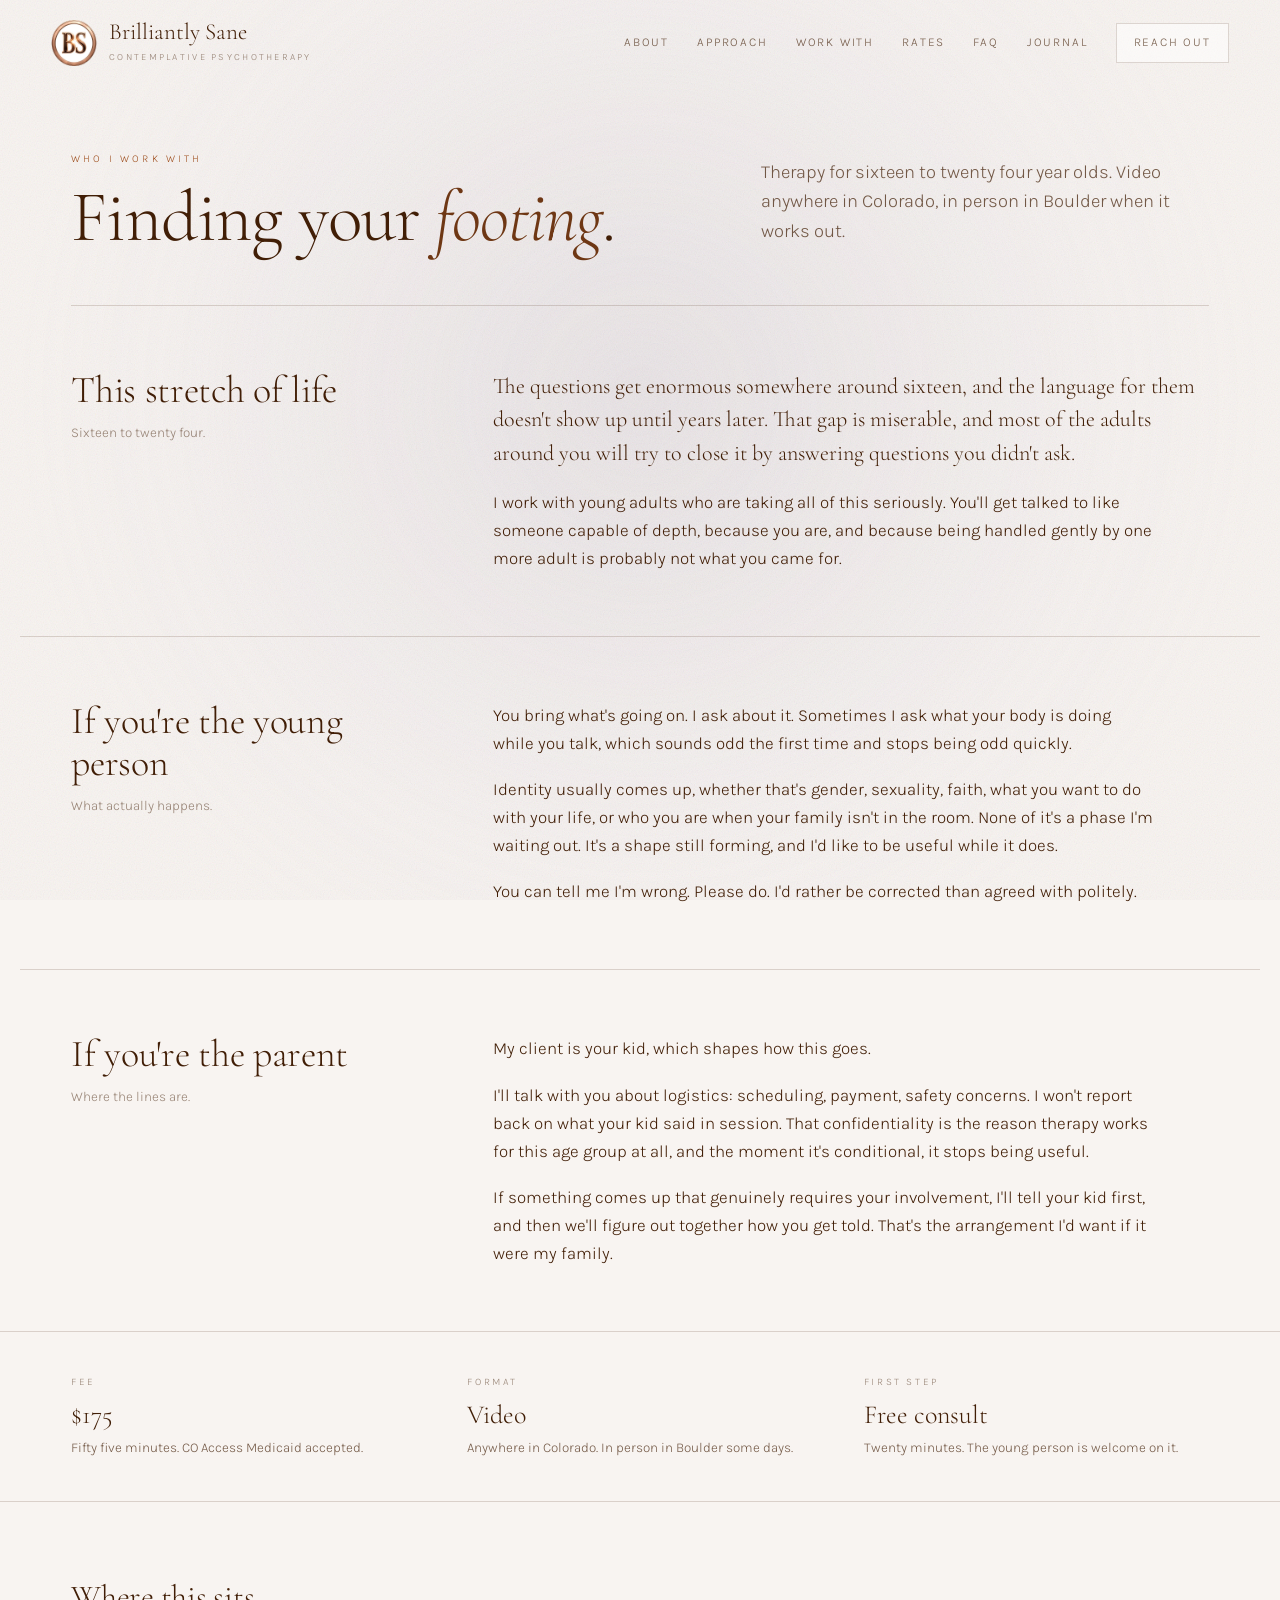
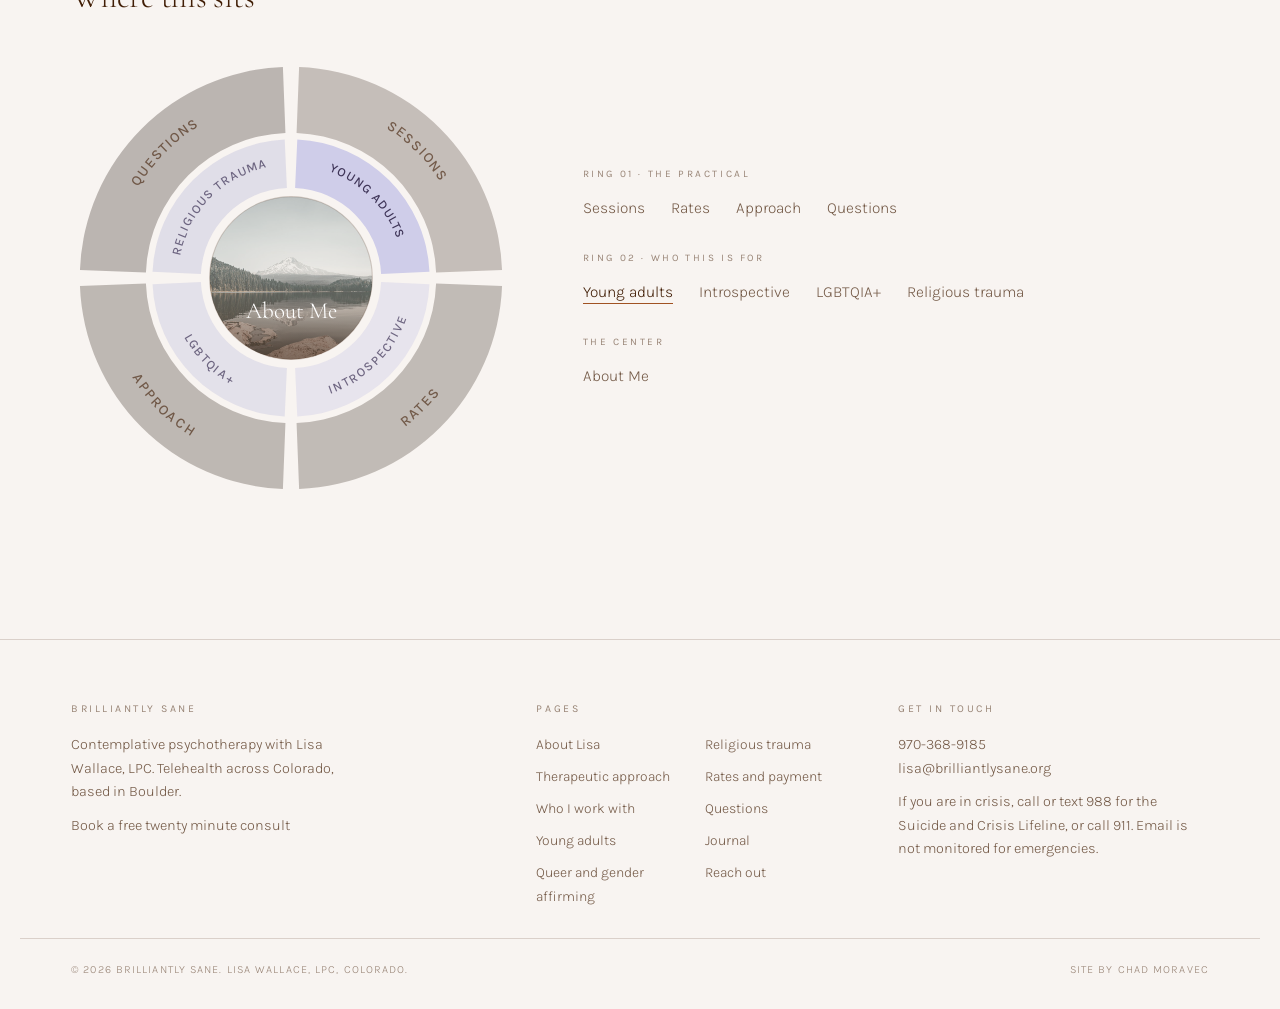
<file: young-adult-therapy/index.html>
<!DOCTYPE html>
<html lang="en">
<head>
<meta charset="utf-8">
<meta name="viewport" content="width=device-width, initial-scale=1, viewport-fit=cover">
<title>Therapy for Young Adults in Colorado | Ages 16 to 24 | Boulder</title>
<meta name="description" content="Therapy for sixteen to twenty four year olds across Colorado, by video or in person in Boulder. Identity, pressure, and being taken seriously by an adult who isn&#x27;t grading you.">
<meta name="robots" content="noindex, nofollow">
<link rel="canonical" href="https://losmanzanos.github.io/lisa/young-adult-therapy/">
<meta property="og:type" content="website">
<meta property="og:site_name" content="Brilliantly Sane">
<meta property="og:title" content="Therapy for Young Adults in Colorado | Ages 16 to 24 | Boulder">
<meta property="og:description" content="Therapy for sixteen to twenty four year olds across Colorado, by video or in person in Boulder. Identity, pressure, and being taken seriously by an adult who isn&#x27;t grading you.">
<meta property="og:url" content="https://losmanzanos.github.io/lisa/young-adult-therapy/">
<meta property="og:image" content="https://losmanzanos.github.io/lisa/assets/img/og-brilliantly-sane.jpg">
<meta property="og:image:alt" content="The Brilliantly Sane monogram, a copper ring enclosing the letters B and S.">
<meta name="twitter:card" content="summary_large_image">
<meta name="twitter:title" content="Therapy for Young Adults in Colorado | Ages 16 to 24 | Boulder">
<meta name="twitter:description" content="Therapy for sixteen to twenty four year olds across Colorado, by video or in person in Boulder. Identity, pressure, and being taken seriously by an adult who isn&#x27;t grading you.">
<meta name="twitter:image" content="https://losmanzanos.github.io/lisa/assets/img/og-brilliantly-sane.jpg">
<meta name="theme-color" content="#F8F4F1">
<link rel="icon" href="../assets/img/favicon.png" sizes="64x64">
<link rel="icon" href="../assets/img/favicon-32.png" sizes="32x32">
<link rel="apple-touch-icon" href="../assets/img/apple-touch-icon.png">
<link rel="preconnect" href="https://fonts.googleapis.com">
<link rel="preconnect" href="https://fonts.gstatic.com" crossorigin>
<link href="https://fonts.googleapis.com/css2?family=Cormorant+Garamond:ital,wght@0,300;0,400;0,500;0,600;1,300;1,400&family=Karla:wght@300;400;500;600&display=swap" rel="stylesheet">
<link rel="stylesheet" href="../assets/site.css">
<script type="application/ld+json">{"@context":"https://schema.org","@type":"LocalBusiness","@id":"https://losmanzanos.github.io/lisa/#practice","name":"Brilliantly Sane","alternateName":"Brilliantly Sane Counseling","description":"Contemplative psychotherapy with Lisa Wallace, LPC. Telehealth across Colorado, based in Boulder.","url":"https://losmanzanos.github.io/lisa/","telephone":"970-368-9185","email":"lisa@brilliantlysane.org","image":"https://losmanzanos.github.io/lisa/assets/img/og-brilliantly-sane.jpg","priceRange":"$175","address":{"@type":"PostalAddress","addressLocality":"Boulder","addressRegion":"CO","addressCountry":"US"},"areaServed":{"@type":"State","name":"Colorado"},"founder":{"@type":"Person","name":"Lisa Wallace","honorificSuffix":"LPC","jobTitle":"Licensed Professional Counselor","alumniOf":{"@type":"CollegeOrUniversity","name":"Naropa University"}}}</script>
<script type="application/ld+json">{"@context":"https://schema.org","@type":"Service","serviceType":"Therapy for young adults","provider":{"@id":"https://losmanzanos.github.io/lisa/#practice"},"areaServed":{"@type":"State","name":"Colorado"},"audience":{"@type":"PeopleAudience","suggestedMinAge":16,"suggestedMaxAge":24}}</script>
<script type="application/ld+json">{"@context":"https://schema.org","@type":"BreadcrumbList","itemListElement":[{"@type":"ListItem","position":1,"name":"Home","item":"https://losmanzanos.github.io/lisa/"},{"@type":"ListItem","position":2,"name":"Who I work with","item":"https://losmanzanos.github.io/lisa/work-with/"},{"@type":"ListItem","position":3,"name":"Young adults","item":"https://losmanzanos.github.io/lisa/young-adult-therapy/"}]}</script>
</head><body class="interior">
<a class="skip" href="#main">Skip to content</a>
<div class="aura"></div>
<div class="grain"></div>

<header class="site-head">
  <a class="brand" href="../" aria-label="Brilliantly Sane, home">
    <picture>
      <source srcset="../assets/img/logo.webp" type="image/webp">
      <img class="mark" src="../assets/img/logo.png" width="46" height="46" alt="The Brilliantly Sane monogram, a copper ring enclosing the letters B and S.">
    </picture>
    <span><span class="brand-name">Brilliantly Sane</span><span class="brand-sub">Contemplative Psychotherapy</span></span>
  </a>
  <button class="menu-btn" aria-expanded="false" aria-controls="sitenav">Menu</button>
  <nav class="site-nav" id="sitenav" aria-label="Main">
      <a href="../about/">About</a>
      <a href="../approach/">Approach</a>
      <a href="../work-with/">Work With</a>
      <a href="../rates/">Rates</a>
      <a href="../faq/">FAQ</a>
      <a href="../journal/">Journal</a>
      <a class="cta" href="../contact/">Reach out</a>
      <p class="nav-foot"><a href="tel:+19703689185">970-368-9185</a><a href="mailto:lisa@brilliantlysane.org">lisa@brilliantlysane.org</a></p>
  </nav>
</header>
<main id="main">
<div class="page-head">
  <div>
    <p class="eyebrow">Who I work with</p>
    <h1>Finding your <em>footing</em>.</h1>
  </div>
  <p class="standfirst">Therapy for sixteen to twenty four year olds. Video anywhere in Colorado, in person in Boulder when it works out.</p>
</div>
<div class="rule-full"><span></span></div>
<section class="sheet ">
  <div class="aside"><h2>This stretch of life</h2><p>Sixteen to twenty four.</p></div>
  <div class="prose"><p class="lead">The questions get enormous somewhere around sixteen, and the language for them doesn't show up until years later. That gap is miserable, and most of the adults around you will try to close it by answering questions you didn't ask.</p>
<p>I work with young adults who are taking all of this seriously. You'll get talked to like someone capable of depth, because you are, and because being handled gently by one more adult is probably not what you came for.</p></div>
</section>
<section class="sheet ">
  <div class="aside"><h2>If you're the young person</h2><p>What actually happens.</p></div>
  <div class="prose"><p>You bring what's going on. I ask about it. Sometimes I ask what your body is doing while you talk, which sounds odd the first time and stops being odd quickly.</p>
<p>Identity usually comes up, whether that's gender, sexuality, faith, what you want to do with your life, or who you are when your family isn't in the room. None of it's a phase I'm waiting out. It's a shape still forming, and I'd like to be useful while it does.</p>
<p>You can tell me I'm wrong. Please do. I'd rather be corrected than agreed with politely.</p></div>
</section>
<section class="sheet ">
  <div class="aside"><h2>If you're the parent</h2><p>Where the lines are.</p></div>
  <div class="prose"><p>My client is your kid, which shapes how this goes.</p>
<p>I'll talk with you about logistics: scheduling, payment, safety concerns. I won't report back on what your kid said in session. That confidentiality is the reason therapy works for this age group at all, and the moment it's conditional, it stops being useful.</p>
<p>If something comes up that genuinely requires your involvement, I'll tell your kid first, and then we'll figure out together how you get told. That's the arrangement I'd want if it were my family.</p></div>
</section>
<section class="facts"><div class="wrap"><dl><div><dt>Fee</dt><dd>$175<small>Fifty five minutes. CO Access Medicaid accepted.</small></dd></div><div><dt>Format</dt><dd>Video<small>Anywhere in Colorado. In person in Boulder some days.</small></dd></div><div><dt>First step</dt><dd>Free consult<small>Twenty minutes. The young person is welcome on it.</small></dd></div></dl></div></section>
<section class="wayfind" aria-labelledby="wayfind-h">
  <div class="wrap">
    <h2 id="wayfind-h">Where this sits</h2>
    <div class="wayfind-in">
      <svg class="ringnav" viewBox="0 0 400 400" role="group" aria-label="Site map as concentric rings">
        <defs><linearGradient id="wfVeil" x1="0" y1="0" x2="0" y2="1"><stop offset=".45" stop-color="#411E06" stop-opacity="0"/><stop offset="1" stop-color="#321604" stop-opacity=".78"/></linearGradient></defs>
        <a href="../contact/" class="nseg o" data-k="contact" aria-label="Sessions"><title>Sessions</title><path d="M207.37 8.14A192 192 0 0 1 391.86 192.63L331.90 194.93A132 132 0 0 0 205.07 68.10Z" fill="#63554D"/><path id="wf-o0" d="M206.37 34.12A166.0 166.0 0 0 1 365.88 193.63" fill="none"/><text class="nlbl" font-size="13" text-anchor="middle" dy="0.34em"><textPath href="#wf-o0" startOffset="50%">Sessions</textPath></text></a><a href="../rates/" class="nseg o" data-k="rates" aria-label="Rates"><title>Rates</title><path d="M391.86 207.37A192 192 0 0 1 207.37 391.86L205.07 331.90A132 132 0 0 0 331.90 205.07Z" fill="#5A4C44"/><path id="wf-o1" d="M206.37 365.88A166.0 166.0 0 0 0 365.88 206.37" fill="none"/><text class="nlbl" font-size="13" text-anchor="middle" dy="0.34em"><textPath href="#wf-o1" startOffset="50%">Rates</textPath></text></a><a href="../approach/" class="nseg o" data-k="approach" aria-label="Approach"><title>Approach</title><path d="M192.63 391.86A192 192 0 0 1 8.14 207.37L68.10 205.07A132 132 0 0 0 194.93 331.90Z" fill="#51443C"/><path id="wf-o2" d="M34.12 206.37A166.0 166.0 0 0 0 193.63 365.88" fill="none"/><text class="nlbl" font-size="13" text-anchor="middle" dy="0.34em"><textPath href="#wf-o2" startOffset="50%">Approach</textPath></text></a><a href="../faq/" class="nseg o" data-k="faq" aria-label="Questions"><title>Questions</title><path d="M8.14 192.63A192 192 0 0 1 192.63 8.14L194.93 68.10A132 132 0 0 0 68.10 194.93Z" fill="#483C35"/><path id="wf-o3" d="M34.12 193.63A166.0 166.0 0 0 1 193.63 34.12" fill="none"/><text class="nlbl" font-size="13" text-anchor="middle" dy="0.34em"><textPath href="#wf-o3" startOffset="50%">Questions</textPath></text></a><a href="../young-adult-therapy/" class="nseg m on" data-k="young-adult-therapy" aria-label="Young adults"><title>Young adults</title><path d="M205.72 74.13A126 126 0 0 1 325.87 194.28L281.92 196.28A82 82 0 0 0 203.72 118.08Z" fill="#CFCDE9"/><path id="wf-m0" d="M204.85 93.11A107.0 107.0 0 0 1 306.89 195.15" fill="none"/><text class="nlbl" font-size="11.5" text-anchor="middle" dy="0.34em"><textPath href="#wf-m0" startOffset="50%">Young adults</textPath></text></a><a href="../work-with/" class="nseg m" data-k="work-with" aria-label="Introspective"><title>Introspective</title><path d="M325.87 205.72A126 126 0 0 1 205.72 325.87L203.72 281.92A82 82 0 0 0 281.92 203.72Z" fill="#C6C4E4"/><path id="wf-m1" d="M204.85 306.89A107.0 107.0 0 0 0 306.89 204.85" fill="none"/><text class="nlbl" font-size="11.5" text-anchor="middle" dy="0.34em"><textPath href="#wf-m1" startOffset="50%">Introspective</textPath></text></a><a href="../lgbtqia-therapy/" class="nseg m" data-k="lgbtqia-therapy" aria-label="LGBTQIA+"><title>LGBTQIA+</title><path d="M194.28 325.87A126 126 0 0 1 74.13 205.72L118.08 203.72A82 82 0 0 0 196.28 281.92Z" fill="#BDBBDD"/><path id="wf-m2" d="M93.11 204.85A107.0 107.0 0 0 0 195.15 306.89" fill="none"/><text class="nlbl" font-size="11.5" text-anchor="middle" dy="0.34em"><textPath href="#wf-m2" startOffset="50%">LGBTQIA+</textPath></text></a><a href="../religious-trauma-therapy/" class="nseg m" data-k="religious-trauma-therapy" aria-label="Religious trauma"><title>Religious trauma</title><path d="M74.13 194.28A126 126 0 0 1 194.28 74.13L196.28 118.08A82 82 0 0 0 118.08 196.28Z" fill="#B4B2D6"/><path id="wf-m3" d="M93.11 195.15A107.0 107.0 0 0 1 195.15 93.11" fill="none"/><text class="nlbl" font-size="11.5" text-anchor="middle" dy="0.34em"><textPath href="#wf-m3" startOffset="50%">Religious trauma</textPath></text></a>
        <a href="../about/" class="nseg c" data-k="about" aria-label="About Me"><title>About Me</title><circle cx="200" cy="200" r="74" fill="#EDE7E1"/><image href="../assets/img/center-peak.jpg" x="126" y="126" width="148" height="148" clip-path="circle(74px at 74px 74px)" preserveAspectRatio="xMidYMid slice"/><circle class="cveil" cx="200" cy="200" r="74" fill="url(#wfVeil)"/><text class="clbl" x="200" y="236" text-anchor="middle">About Me</text><circle cx="200" cy="200" r="74" fill="none" stroke="rgba(65,30,6,.18)"/></a>
      </svg>
      <div class="wlist">
        <div class="wgroup"><h3>Ring 01 &middot; The Practical</h3><ul><li><a href="../contact/" data-k="contact">Sessions</a></li><li><a href="../rates/" data-k="rates">Rates</a></li><li><a href="../approach/" data-k="approach">Approach</a></li><li><a href="../faq/" data-k="faq">Questions</a></li></ul></div>
        <div class="wgroup"><h3>Ring 02 &middot; Who This Is For</h3><ul><li><a href="../young-adult-therapy/" data-k="young-adult-therapy" aria-current="page">Young adults</a></li><li><a href="../work-with/" data-k="work-with">Introspective</a></li><li><a href="../lgbtqia-therapy/" data-k="lgbtqia-therapy">LGBTQIA+</a></li><li><a href="../religious-trauma-therapy/" data-k="religious-trauma-therapy">Religious trauma</a></li></ul></div>
        <div class="wgroup"><h3>The Center</h3><ul><li><a href="../about/" data-k="about">About Me</a></li></ul></div>
      </div>
    </div>
  </div>
</section>
</main>
<footer class="site-foot">
  <div class="inner">
    <div>
      <h4>Brilliantly Sane</h4>
      <p>Contemplative psychotherapy with Lisa Wallace, LPC. Telehealth across Colorado, based in Boulder.</p>
      <p><a href="../contact/">Book a free twenty minute consult</a></p>
    </div>
    <div>
      <h4>Pages</h4>
      <ul class="foot-links"><li><a href="../about/">About Lisa</a></li><li><a href="../approach/">Therapeutic approach</a></li><li><a href="../work-with/">Who I work with</a></li><li><a href="../young-adult-therapy/">Young adults</a></li><li><a href="../lgbtqia-therapy/">Queer and gender affirming</a></li><li><a href="../religious-trauma-therapy/">Religious trauma</a></li><li><a href="../rates/">Rates and payment</a></li><li><a href="../faq/">Questions</a></li><li><a href="../journal/">Journal</a></li><li><a href="../contact/">Reach out</a></li></ul>
    </div>
    <div>
      <h4>Get in touch</h4>
      <p><a href="tel:+19703689185">970-368-9185</a><br><a href="mailto:lisa@brilliantlysane.org">lisa@brilliantlysane.org</a></p>
      <p class="crisis">If you are in crisis, call or text 988 for the Suicide and Crisis Lifeline, or call 911. Email is not monitored for emergencies.</p>
    </div>
  </div>
  <div class="legal">
    <span>&copy; 2026 Brilliantly Sane. Lisa Wallace, LPC, Colorado.</span>
    <span>Site by Chad Moravec</span>
  </div>
</footer>
<script src="../assets/site.js" defer></script>
</body>
</html>
</file>
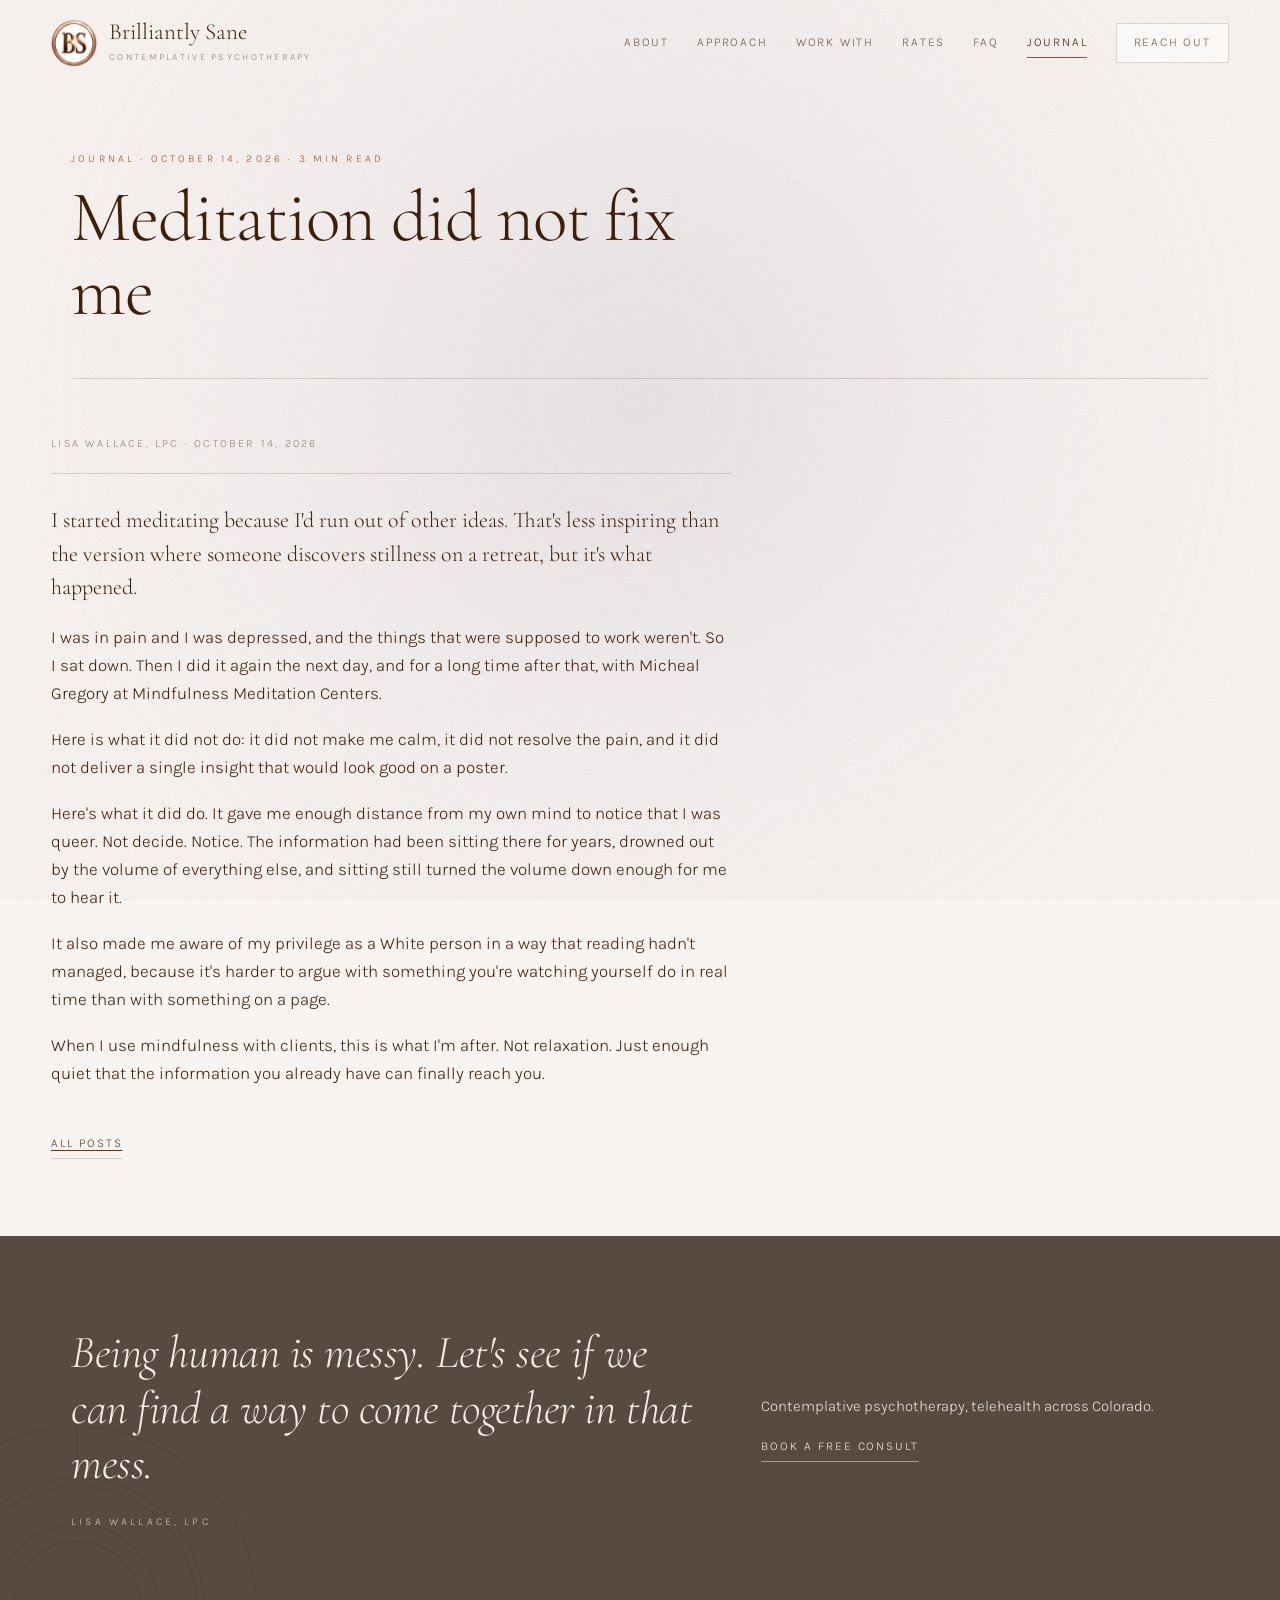
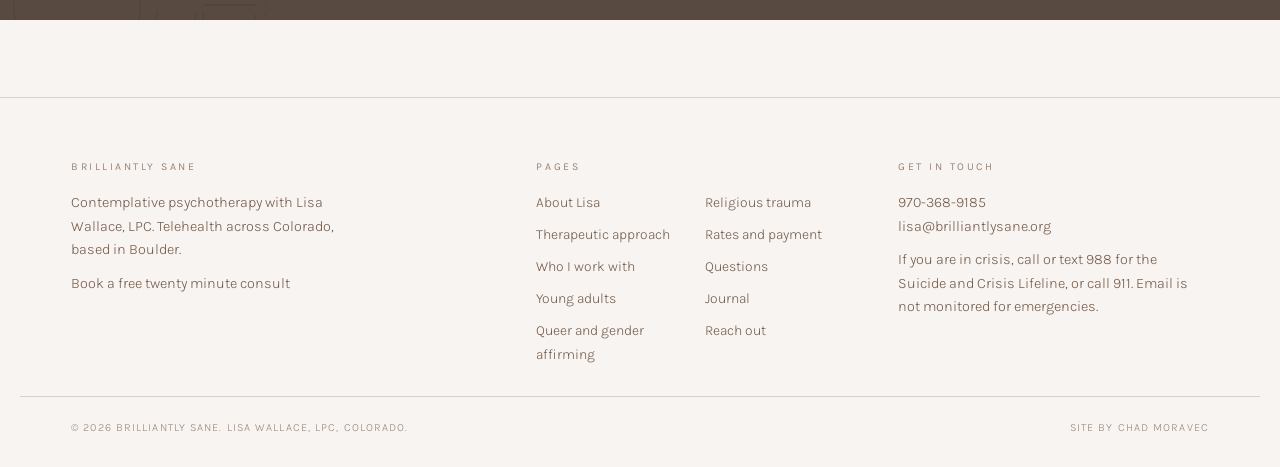
<file: journal/meditation-did-not-fix-me/index.html>
<!DOCTYPE html>
<html lang="en">
<head>
<meta charset="utf-8">
<meta name="viewport" content="width=device-width, initial-scale=1, viewport-fit=cover">
<title>Meditation did not fix me | Brilliantly Sane</title>
<meta name="description" content="I came to practice because I&#x27;d run out of other ideas, not because it sounded restorative. What it actually did was more specific and less marketable.">
<meta name="robots" content="noindex, nofollow">
<link rel="canonical" href="https://losmanzanos.github.io/lisa/journal/meditation-did-not-fix-me/">
<meta property="og:type" content="article">
<meta property="og:site_name" content="Brilliantly Sane">
<meta property="og:title" content="Meditation did not fix me | Brilliantly Sane">
<meta property="og:description" content="I came to practice because I&#x27;d run out of other ideas, not because it sounded restorative. What it actually did was more specific and less marketable.">
<meta property="og:url" content="https://losmanzanos.github.io/lisa/journal/meditation-did-not-fix-me/">
<meta property="og:image" content="https://losmanzanos.github.io/lisa/assets/img/og-brilliantly-sane.jpg">
<meta property="og:image:alt" content="The Brilliantly Sane monogram, a copper ring enclosing the letters B and S.">
<meta name="twitter:card" content="summary_large_image">
<meta name="twitter:title" content="Meditation did not fix me | Brilliantly Sane">
<meta name="twitter:description" content="I came to practice because I&#x27;d run out of other ideas, not because it sounded restorative. What it actually did was more specific and less marketable.">
<meta name="twitter:image" content="https://losmanzanos.github.io/lisa/assets/img/og-brilliantly-sane.jpg">
<meta name="theme-color" content="#F8F4F1">
<link rel="icon" href="../../assets/img/favicon.png" sizes="64x64">
<link rel="icon" href="../../assets/img/favicon-32.png" sizes="32x32">
<link rel="apple-touch-icon" href="../../assets/img/apple-touch-icon.png">
<link rel="preconnect" href="https://fonts.googleapis.com">
<link rel="preconnect" href="https://fonts.gstatic.com" crossorigin>
<link href="https://fonts.googleapis.com/css2?family=Cormorant+Garamond:ital,wght@0,300;0,400;0,500;0,600;1,300;1,400&family=Karla:wght@300;400;500;600&display=swap" rel="stylesheet">
<link rel="stylesheet" href="../../assets/site.css">
<script type="application/ld+json">{"@context":"https://schema.org","@type":"LocalBusiness","@id":"https://losmanzanos.github.io/lisa/#practice","name":"Brilliantly Sane","alternateName":"Brilliantly Sane Counseling","description":"Contemplative psychotherapy with Lisa Wallace, LPC. Telehealth across Colorado, based in Boulder.","url":"https://losmanzanos.github.io/lisa/","telephone":"970-368-9185","email":"lisa@brilliantlysane.org","image":"https://losmanzanos.github.io/lisa/assets/img/og-brilliantly-sane.jpg","priceRange":"$175","address":{"@type":"PostalAddress","addressLocality":"Boulder","addressRegion":"CO","addressCountry":"US"},"areaServed":{"@type":"State","name":"Colorado"},"founder":{"@type":"Person","name":"Lisa Wallace","honorificSuffix":"LPC","jobTitle":"Licensed Professional Counselor","alumniOf":{"@type":"CollegeOrUniversity","name":"Naropa University"}}}</script>
<script type="application/ld+json">{"@context":"https://schema.org","@type":"BlogPosting","headline":"Meditation did not fix me","description":"I came to practice because I'd run out of other ideas, not because it sounded restorative. What it actually did was more specific and less marketable.","datePublished":"2026-10-14","dateModified":"2026-10-14","author":{"@type":"Person","name":"Lisa Wallace","url":"https://losmanzanos.github.io/lisa/about/"},"publisher":{"@id":"https://losmanzanos.github.io/lisa/#practice"},"image":"https://losmanzanos.github.io/lisa/assets/img/og-brilliantly-sane.jpg","mainEntityOfPage":"https://losmanzanos.github.io/lisa/journal/meditation-did-not-fix-me/","isPartOf":{"@type":"Blog","name":"Brilliantly Sane Journal","url":"https://losmanzanos.github.io/lisa/journal/"}}</script>
<script type="application/ld+json">{"@context":"https://schema.org","@type":"BreadcrumbList","itemListElement":[{"@type":"ListItem","position":1,"name":"Home","item":"https://losmanzanos.github.io/lisa/"},{"@type":"ListItem","position":2,"name":"Journal","item":"https://losmanzanos.github.io/lisa/journal/"},{"@type":"ListItem","position":3,"name":"Meditation did not fix me","item":"https://losmanzanos.github.io/lisa/journal/meditation-did-not-fix-me/"}]}</script>
</head><body class="interior">
<a class="skip" href="#main">Skip to content</a>
<div class="aura"></div>
<div class="grain"></div>

<header class="site-head">
  <a class="brand" href="../../" aria-label="Brilliantly Sane, home">
    <picture>
      <source srcset="../../assets/img/logo.webp" type="image/webp">
      <img class="mark" src="../../assets/img/logo.png" width="46" height="46" alt="The Brilliantly Sane monogram, a copper ring enclosing the letters B and S.">
    </picture>
    <span><span class="brand-name">Brilliantly Sane</span><span class="brand-sub">Contemplative Psychotherapy</span></span>
  </a>
  <button class="menu-btn" aria-expanded="false" aria-controls="sitenav">Menu</button>
  <nav class="site-nav" id="sitenav" aria-label="Main">
      <a href="../../about/">About</a>
      <a href="../../approach/">Approach</a>
      <a href="../../work-with/">Work With</a>
      <a href="../../rates/">Rates</a>
      <a href="../../faq/">FAQ</a>
      <a href="../../journal/" aria-current="page">Journal</a>
      <a class="cta" href="../../contact/">Reach out</a>
      <p class="nav-foot"><a href="tel:+19703689185">970-368-9185</a><a href="mailto:lisa@brilliantlysane.org">lisa@brilliantlysane.org</a></p>
  </nav>
</header>
<main id="main">
<div class="page-head">
  <div>
    <p class="eyebrow">Journal · October 14, 2026 · 3 min read</p>
    <h1>Meditation did not fix me</h1>
  </div>
  
</div>
<div class="rule-full"><span></span></div>
<div class="post-wrap"><p class="byline">Lisa Wallace, LPC &middot; October 14, 2026</p><div class="prose"><p class="lead">I started meditating because I'd run out of other ideas. That's less inspiring than the version where someone discovers stillness on a retreat, but it's what happened.</p>
<p>I was in pain and I was depressed, and the things that were supposed to work weren't. So I sat down. Then I did it again the next day, and for a long time after that, with Micheal Gregory at Mindfulness Meditation Centers.</p>
<p>Here is what it did not do: it did not make me calm, it did not resolve the pain, and it did not deliver a single insight that would look good on a poster.</p>
<p>Here's what it did do. It gave me enough distance from my own mind to notice that I was queer. Not decide. Notice. The information had been sitting there for years, drowned out by the volume of everything else, and sitting still turned the volume down enough for me to hear it.</p>
<p>It also made me aware of my privilege as a White person in a way that reading hadn't managed, because it's harder to argue with something you're watching yourself do in real time than with something on a page.</p>
<p>When I use mindfulness with clients, this is what I'm after. Not relaxation. Just enough quiet that the information you already have can finally reach you.</p><p style="margin-top:40px"><a class="tlink back" href="../">All posts</a></p></div></div><section class="band">
  
  <div class="motif-layer"><img class="motif" src="../../assets/img/rings-motif.svg" alt="" aria-hidden="true" width="400" height="400"></div>
  <div class="inner">
    <div><blockquote>Being human is messy. Let's see if we can find a way to come together in that mess.</blockquote><p class="by">Lisa Wallace, LPC</p></div>
    <div class="side"><p>Contemplative psychotherapy, telehealth across Colorado.</p><p><a class="tlink" href="../../contact/">Book a free consult</a></p></div>
  </div>
</section>
</main>
<footer class="site-foot">
  <div class="inner">
    <div>
      <h4>Brilliantly Sane</h4>
      <p>Contemplative psychotherapy with Lisa Wallace, LPC. Telehealth across Colorado, based in Boulder.</p>
      <p><a href="../../contact/">Book a free twenty minute consult</a></p>
    </div>
    <div>
      <h4>Pages</h4>
      <ul class="foot-links"><li><a href="../../about/">About Lisa</a></li><li><a href="../../approach/">Therapeutic approach</a></li><li><a href="../../work-with/">Who I work with</a></li><li><a href="../../young-adult-therapy/">Young adults</a></li><li><a href="../../lgbtqia-therapy/">Queer and gender affirming</a></li><li><a href="../../religious-trauma-therapy/">Religious trauma</a></li><li><a href="../../rates/">Rates and payment</a></li><li><a href="../../faq/">Questions</a></li><li><a href="../../journal/">Journal</a></li><li><a href="../../contact/">Reach out</a></li></ul>
    </div>
    <div>
      <h4>Get in touch</h4>
      <p><a href="tel:+19703689185">970-368-9185</a><br><a href="mailto:lisa@brilliantlysane.org">lisa@brilliantlysane.org</a></p>
      <p class="crisis">If you are in crisis, call or text 988 for the Suicide and Crisis Lifeline, or call 911. Email is not monitored for emergencies.</p>
    </div>
  </div>
  <div class="legal">
    <span>&copy; 2026 Brilliantly Sane. Lisa Wallace, LPC, Colorado.</span>
    <span>Site by Chad Moravec</span>
  </div>
</footer>
<script src="../../assets/site.js" defer></script>
</body>
</html>
</file>
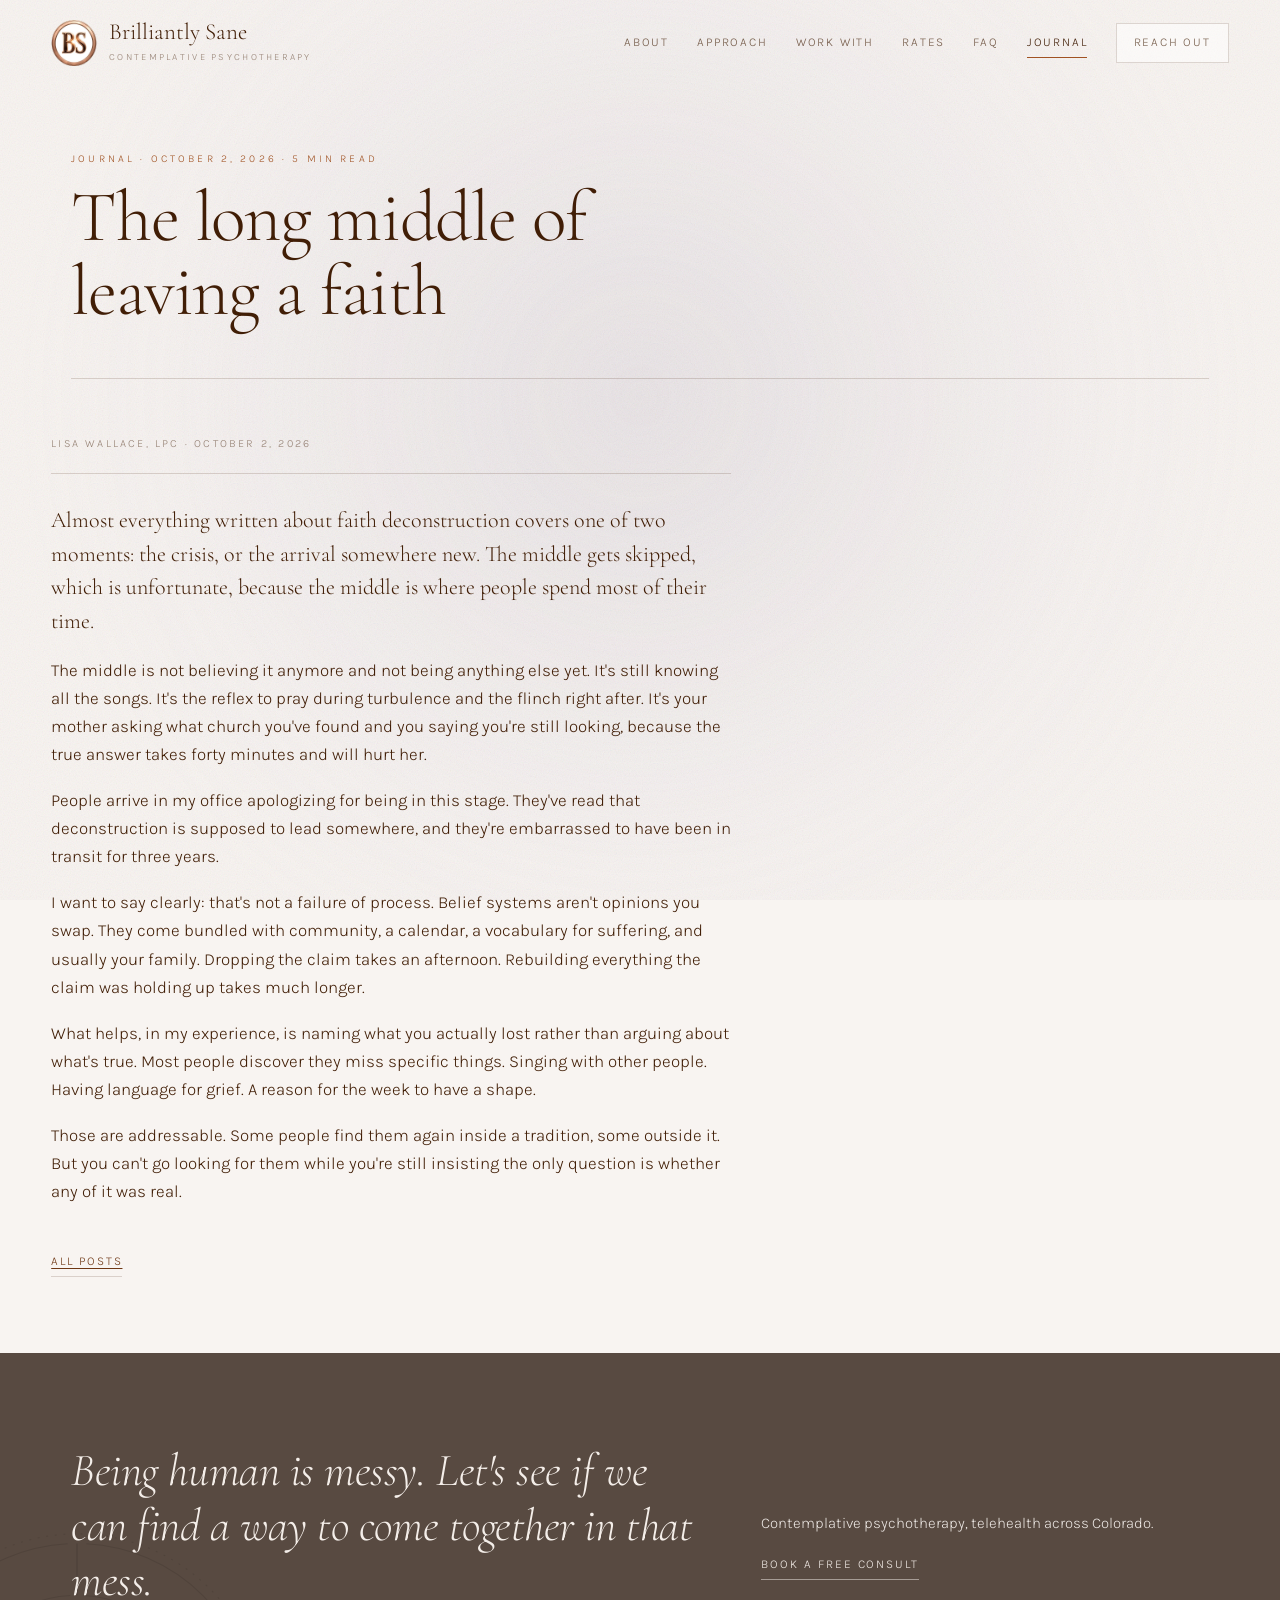
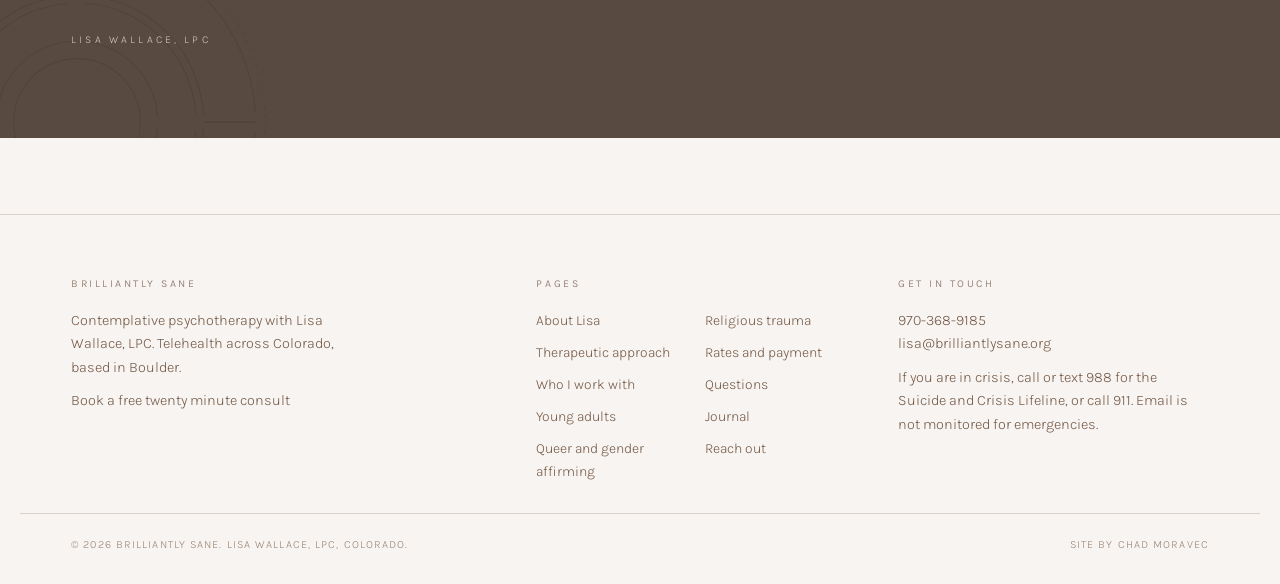
<file: journal/the-long-middle/index.html>
<!DOCTYPE html>
<html lang="en">
<head>
<meta charset="utf-8">
<meta name="viewport" content="width=device-width, initial-scale=1, viewport-fit=cover">
<title>The long middle of leaving a faith | Brilliantly Sane</title>
<meta name="description" content="Most writing about deconstruction covers the leaving or the landing. Almost none of it covers the years in between, which is where most people actually live.">
<meta name="robots" content="noindex, nofollow">
<link rel="canonical" href="https://losmanzanos.github.io/lisa/journal/the-long-middle/">
<meta property="og:type" content="article">
<meta property="og:site_name" content="Brilliantly Sane">
<meta property="og:title" content="The long middle of leaving a faith | Brilliantly Sane">
<meta property="og:description" content="Most writing about deconstruction covers the leaving or the landing. Almost none of it covers the years in between, which is where most people actually live.">
<meta property="og:url" content="https://losmanzanos.github.io/lisa/journal/the-long-middle/">
<meta property="og:image" content="https://losmanzanos.github.io/lisa/assets/img/og-brilliantly-sane.jpg">
<meta property="og:image:alt" content="The Brilliantly Sane monogram, a copper ring enclosing the letters B and S.">
<meta name="twitter:card" content="summary_large_image">
<meta name="twitter:title" content="The long middle of leaving a faith | Brilliantly Sane">
<meta name="twitter:description" content="Most writing about deconstruction covers the leaving or the landing. Almost none of it covers the years in between, which is where most people actually live.">
<meta name="twitter:image" content="https://losmanzanos.github.io/lisa/assets/img/og-brilliantly-sane.jpg">
<meta name="theme-color" content="#F8F4F1">
<link rel="icon" href="../../assets/img/favicon.png" sizes="64x64">
<link rel="icon" href="../../assets/img/favicon-32.png" sizes="32x32">
<link rel="apple-touch-icon" href="../../assets/img/apple-touch-icon.png">
<link rel="preconnect" href="https://fonts.googleapis.com">
<link rel="preconnect" href="https://fonts.gstatic.com" crossorigin>
<link href="https://fonts.googleapis.com/css2?family=Cormorant+Garamond:ital,wght@0,300;0,400;0,500;0,600;1,300;1,400&family=Karla:wght@300;400;500;600&display=swap" rel="stylesheet">
<link rel="stylesheet" href="../../assets/site.css">
<script type="application/ld+json">{"@context":"https://schema.org","@type":"LocalBusiness","@id":"https://losmanzanos.github.io/lisa/#practice","name":"Brilliantly Sane","alternateName":"Brilliantly Sane Counseling","description":"Contemplative psychotherapy with Lisa Wallace, LPC. Telehealth across Colorado, based in Boulder.","url":"https://losmanzanos.github.io/lisa/","telephone":"970-368-9185","email":"lisa@brilliantlysane.org","image":"https://losmanzanos.github.io/lisa/assets/img/og-brilliantly-sane.jpg","priceRange":"$175","address":{"@type":"PostalAddress","addressLocality":"Boulder","addressRegion":"CO","addressCountry":"US"},"areaServed":{"@type":"State","name":"Colorado"},"founder":{"@type":"Person","name":"Lisa Wallace","honorificSuffix":"LPC","jobTitle":"Licensed Professional Counselor","alumniOf":{"@type":"CollegeOrUniversity","name":"Naropa University"}}}</script>
<script type="application/ld+json">{"@context":"https://schema.org","@type":"BlogPosting","headline":"The long middle of leaving a faith","description":"Most writing about deconstruction covers the leaving or the landing. Almost none of it covers the years in between, which is where most people actually live.","datePublished":"2026-10-02","dateModified":"2026-10-02","author":{"@type":"Person","name":"Lisa Wallace","url":"https://losmanzanos.github.io/lisa/about/"},"publisher":{"@id":"https://losmanzanos.github.io/lisa/#practice"},"image":"https://losmanzanos.github.io/lisa/assets/img/og-brilliantly-sane.jpg","mainEntityOfPage":"https://losmanzanos.github.io/lisa/journal/the-long-middle/","isPartOf":{"@type":"Blog","name":"Brilliantly Sane Journal","url":"https://losmanzanos.github.io/lisa/journal/"}}</script>
<script type="application/ld+json">{"@context":"https://schema.org","@type":"BreadcrumbList","itemListElement":[{"@type":"ListItem","position":1,"name":"Home","item":"https://losmanzanos.github.io/lisa/"},{"@type":"ListItem","position":2,"name":"Journal","item":"https://losmanzanos.github.io/lisa/journal/"},{"@type":"ListItem","position":3,"name":"The long middle of leaving a faith","item":"https://losmanzanos.github.io/lisa/journal/the-long-middle/"}]}</script>
</head><body class="interior">
<a class="skip" href="#main">Skip to content</a>
<div class="aura"></div>
<div class="grain"></div>

<header class="site-head">
  <a class="brand" href="../../" aria-label="Brilliantly Sane, home">
    <picture>
      <source srcset="../../assets/img/logo.webp" type="image/webp">
      <img class="mark" src="../../assets/img/logo.png" width="46" height="46" alt="The Brilliantly Sane monogram, a copper ring enclosing the letters B and S.">
    </picture>
    <span><span class="brand-name">Brilliantly Sane</span><span class="brand-sub">Contemplative Psychotherapy</span></span>
  </a>
  <button class="menu-btn" aria-expanded="false" aria-controls="sitenav">Menu</button>
  <nav class="site-nav" id="sitenav" aria-label="Main">
      <a href="../../about/">About</a>
      <a href="../../approach/">Approach</a>
      <a href="../../work-with/">Work With</a>
      <a href="../../rates/">Rates</a>
      <a href="../../faq/">FAQ</a>
      <a href="../../journal/" aria-current="page">Journal</a>
      <a class="cta" href="../../contact/">Reach out</a>
      <p class="nav-foot"><a href="tel:+19703689185">970-368-9185</a><a href="mailto:lisa@brilliantlysane.org">lisa@brilliantlysane.org</a></p>
  </nav>
</header>
<main id="main">
<div class="page-head">
  <div>
    <p class="eyebrow">Journal · October 2, 2026 · 5 min read</p>
    <h1>The long middle of leaving a faith</h1>
  </div>
  
</div>
<div class="rule-full"><span></span></div>
<div class="post-wrap"><p class="byline">Lisa Wallace, LPC &middot; October 2, 2026</p><div class="prose"><p class="lead">Almost everything written about faith deconstruction covers one of two moments: the crisis, or the arrival somewhere new. The middle gets skipped, which is unfortunate, because the middle is where people spend most of their time.</p>
<p>The middle is not believing it anymore and not being anything else yet. It's still knowing all the songs. It's the reflex to pray during turbulence and the flinch right after. It's your mother asking what church you've found and you saying you're still looking, because the true answer takes forty minutes and will hurt her.</p>
<p>People arrive in my office apologizing for being in this stage. They've read that deconstruction is supposed to lead somewhere, and they're embarrassed to have been in transit for three years.</p>
<p>I want to say clearly: that's not a failure of process. Belief systems aren't opinions you swap. They come bundled with community, a calendar, a vocabulary for suffering, and usually your family. Dropping the claim takes an afternoon. Rebuilding everything the claim was holding up takes much longer.</p>
<p>What helps, in my experience, is naming what you actually lost rather than arguing about what's true. Most people discover they miss specific things. Singing with other people. Having language for grief. A reason for the week to have a shape.</p>
<p>Those are addressable. Some people find them again inside a tradition, some outside it. But you can't go looking for them while you're still insisting the only question is whether any of it was real.</p><p style="margin-top:40px"><a class="tlink back" href="../">All posts</a></p></div></div><section class="band">
  
  <div class="motif-layer"><img class="motif" src="../../assets/img/rings-motif.svg" alt="" aria-hidden="true" width="400" height="400"></div>
  <div class="inner">
    <div><blockquote>Being human is messy. Let's see if we can find a way to come together in that mess.</blockquote><p class="by">Lisa Wallace, LPC</p></div>
    <div class="side"><p>Contemplative psychotherapy, telehealth across Colorado.</p><p><a class="tlink" href="../../contact/">Book a free consult</a></p></div>
  </div>
</section>
</main>
<footer class="site-foot">
  <div class="inner">
    <div>
      <h4>Brilliantly Sane</h4>
      <p>Contemplative psychotherapy with Lisa Wallace, LPC. Telehealth across Colorado, based in Boulder.</p>
      <p><a href="../../contact/">Book a free twenty minute consult</a></p>
    </div>
    <div>
      <h4>Pages</h4>
      <ul class="foot-links"><li><a href="../../about/">About Lisa</a></li><li><a href="../../approach/">Therapeutic approach</a></li><li><a href="../../work-with/">Who I work with</a></li><li><a href="../../young-adult-therapy/">Young adults</a></li><li><a href="../../lgbtqia-therapy/">Queer and gender affirming</a></li><li><a href="../../religious-trauma-therapy/">Religious trauma</a></li><li><a href="../../rates/">Rates and payment</a></li><li><a href="../../faq/">Questions</a></li><li><a href="../../journal/">Journal</a></li><li><a href="../../contact/">Reach out</a></li></ul>
    </div>
    <div>
      <h4>Get in touch</h4>
      <p><a href="tel:+19703689185">970-368-9185</a><br><a href="mailto:lisa@brilliantlysane.org">lisa@brilliantlysane.org</a></p>
      <p class="crisis">If you are in crisis, call or text 988 for the Suicide and Crisis Lifeline, or call 911. Email is not monitored for emergencies.</p>
    </div>
  </div>
  <div class="legal">
    <span>&copy; 2026 Brilliantly Sane. Lisa Wallace, LPC, Colorado.</span>
    <span>Site by Chad Moravec</span>
  </div>
</footer>
<script src="../../assets/site.js" defer></script>
</body>
</html>
</file>
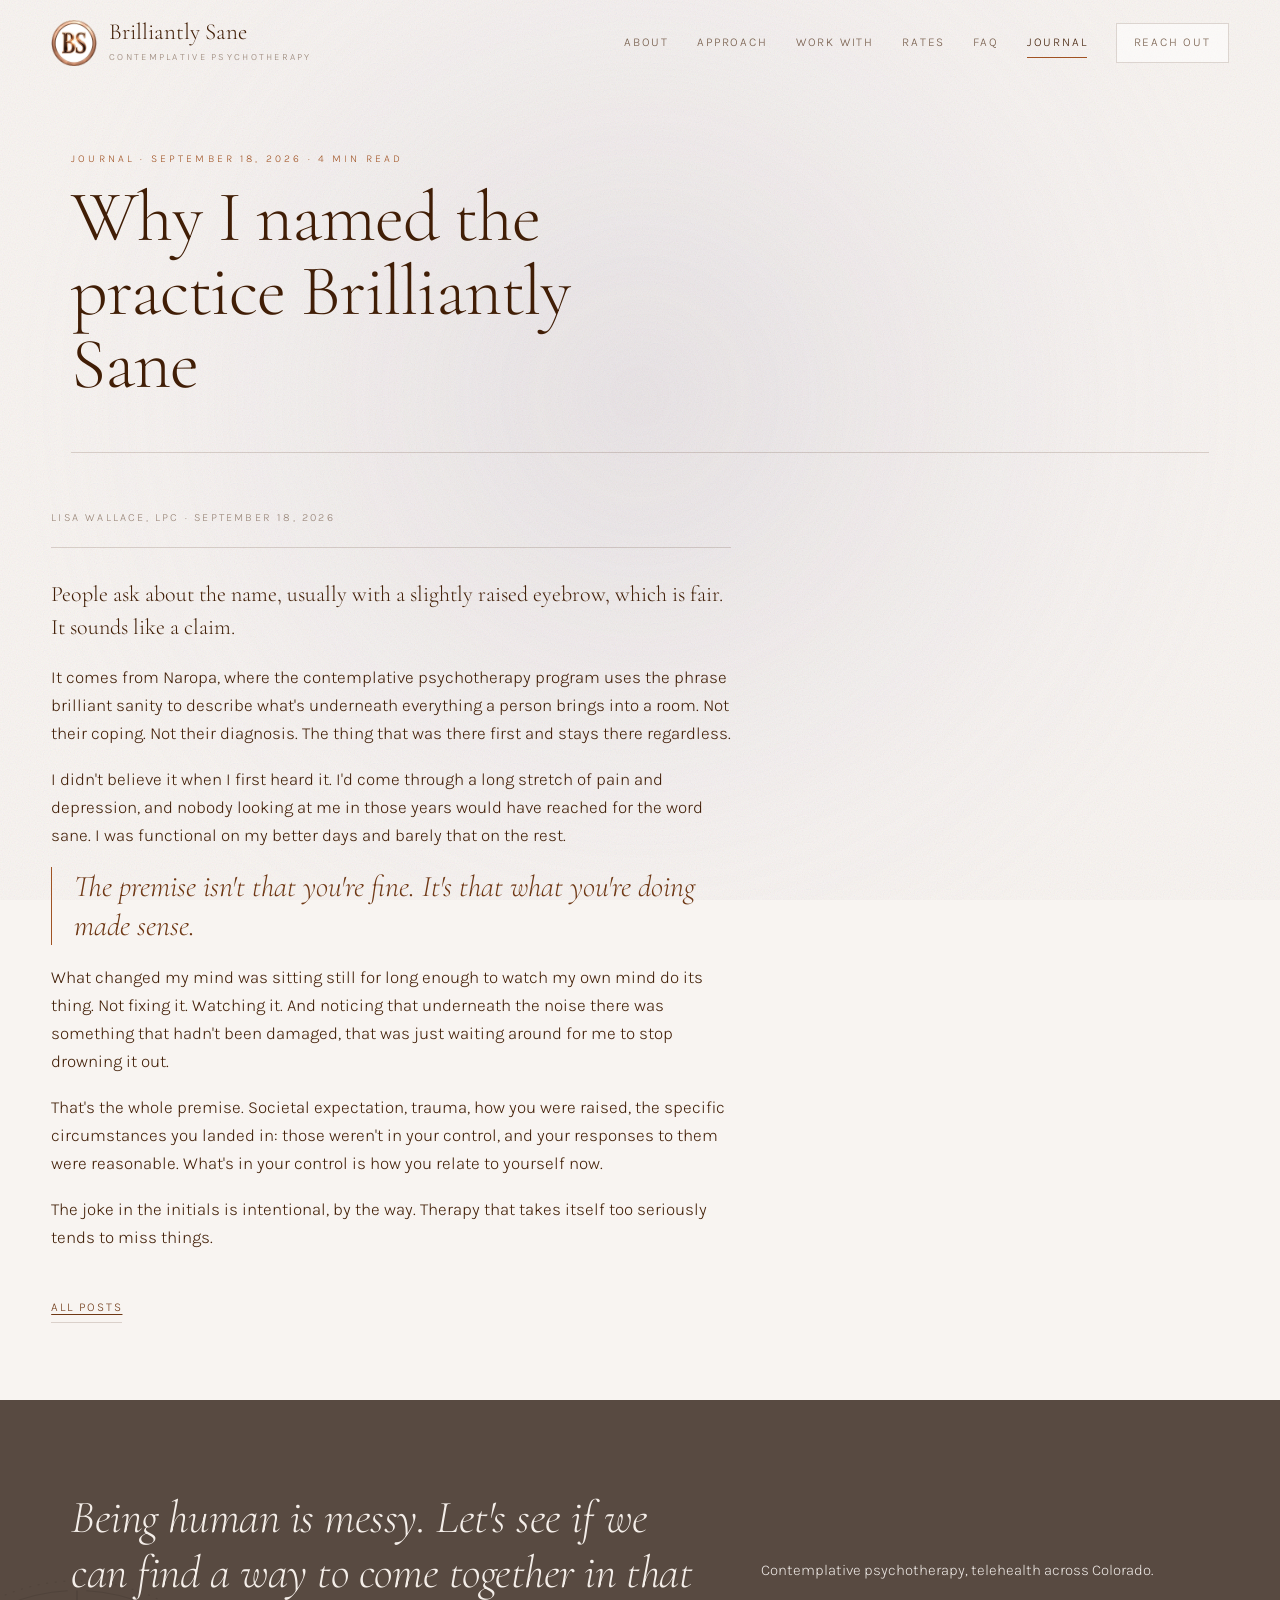
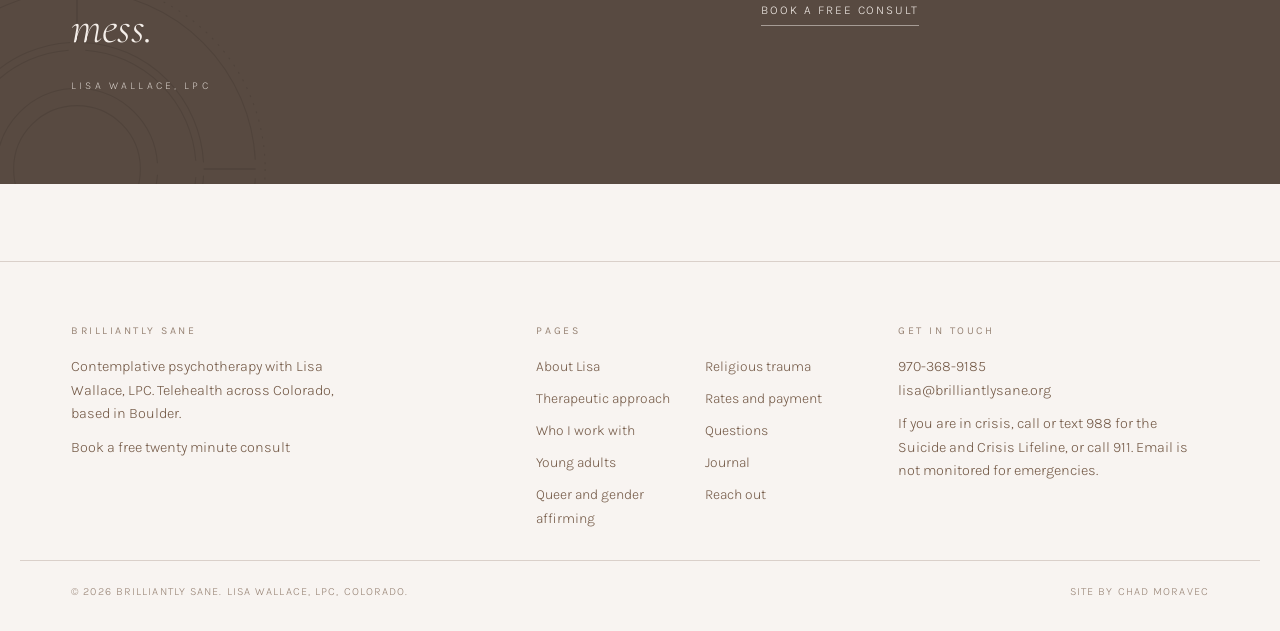
<file: journal/why-brilliantly-sane/index.html>
<!DOCTYPE html>
<html lang="en">
<head>
<meta charset="utf-8">
<meta name="viewport" content="width=device-width, initial-scale=1, viewport-fit=cover">
<title>Why I named the practice Brilliantly Sane | Brilliantly Sane</title>
<meta name="description" content="The phrase comes from Naropa, and from a stretch of my life when nobody would have described me that way. Here&#x27;s what it actually means.">
<meta name="robots" content="noindex, nofollow">
<link rel="canonical" href="https://losmanzanos.github.io/lisa/journal/why-brilliantly-sane/">
<meta property="og:type" content="article">
<meta property="og:site_name" content="Brilliantly Sane">
<meta property="og:title" content="Why I named the practice Brilliantly Sane | Brilliantly Sane">
<meta property="og:description" content="The phrase comes from Naropa, and from a stretch of my life when nobody would have described me that way. Here&#x27;s what it actually means.">
<meta property="og:url" content="https://losmanzanos.github.io/lisa/journal/why-brilliantly-sane/">
<meta property="og:image" content="https://losmanzanos.github.io/lisa/assets/img/og-brilliantly-sane.jpg">
<meta property="og:image:alt" content="The Brilliantly Sane monogram, a copper ring enclosing the letters B and S.">
<meta name="twitter:card" content="summary_large_image">
<meta name="twitter:title" content="Why I named the practice Brilliantly Sane | Brilliantly Sane">
<meta name="twitter:description" content="The phrase comes from Naropa, and from a stretch of my life when nobody would have described me that way. Here&#x27;s what it actually means.">
<meta name="twitter:image" content="https://losmanzanos.github.io/lisa/assets/img/og-brilliantly-sane.jpg">
<meta name="theme-color" content="#F8F4F1">
<link rel="icon" href="../../assets/img/favicon.png" sizes="64x64">
<link rel="icon" href="../../assets/img/favicon-32.png" sizes="32x32">
<link rel="apple-touch-icon" href="../../assets/img/apple-touch-icon.png">
<link rel="preconnect" href="https://fonts.googleapis.com">
<link rel="preconnect" href="https://fonts.gstatic.com" crossorigin>
<link href="https://fonts.googleapis.com/css2?family=Cormorant+Garamond:ital,wght@0,300;0,400;0,500;0,600;1,300;1,400&family=Karla:wght@300;400;500;600&display=swap" rel="stylesheet">
<link rel="stylesheet" href="../../assets/site.css">
<script type="application/ld+json">{"@context":"https://schema.org","@type":"LocalBusiness","@id":"https://losmanzanos.github.io/lisa/#practice","name":"Brilliantly Sane","alternateName":"Brilliantly Sane Counseling","description":"Contemplative psychotherapy with Lisa Wallace, LPC. Telehealth across Colorado, based in Boulder.","url":"https://losmanzanos.github.io/lisa/","telephone":"970-368-9185","email":"lisa@brilliantlysane.org","image":"https://losmanzanos.github.io/lisa/assets/img/og-brilliantly-sane.jpg","priceRange":"$175","address":{"@type":"PostalAddress","addressLocality":"Boulder","addressRegion":"CO","addressCountry":"US"},"areaServed":{"@type":"State","name":"Colorado"},"founder":{"@type":"Person","name":"Lisa Wallace","honorificSuffix":"LPC","jobTitle":"Licensed Professional Counselor","alumniOf":{"@type":"CollegeOrUniversity","name":"Naropa University"}}}</script>
<script type="application/ld+json">{"@context":"https://schema.org","@type":"BlogPosting","headline":"Why I named the practice Brilliantly Sane","description":"The phrase comes from Naropa, and from a stretch of my life when nobody would have described me that way. Here's what it actually means.","datePublished":"2026-09-18","dateModified":"2026-09-18","author":{"@type":"Person","name":"Lisa Wallace","url":"https://losmanzanos.github.io/lisa/about/"},"publisher":{"@id":"https://losmanzanos.github.io/lisa/#practice"},"image":"https://losmanzanos.github.io/lisa/assets/img/og-brilliantly-sane.jpg","mainEntityOfPage":"https://losmanzanos.github.io/lisa/journal/why-brilliantly-sane/","isPartOf":{"@type":"Blog","name":"Brilliantly Sane Journal","url":"https://losmanzanos.github.io/lisa/journal/"}}</script>
<script type="application/ld+json">{"@context":"https://schema.org","@type":"BreadcrumbList","itemListElement":[{"@type":"ListItem","position":1,"name":"Home","item":"https://losmanzanos.github.io/lisa/"},{"@type":"ListItem","position":2,"name":"Journal","item":"https://losmanzanos.github.io/lisa/journal/"},{"@type":"ListItem","position":3,"name":"Why I named the practice Brilliantly Sane","item":"https://losmanzanos.github.io/lisa/journal/why-brilliantly-sane/"}]}</script>
</head><body class="interior">
<a class="skip" href="#main">Skip to content</a>
<div class="aura"></div>
<div class="grain"></div>

<header class="site-head">
  <a class="brand" href="../../" aria-label="Brilliantly Sane, home">
    <picture>
      <source srcset="../../assets/img/logo.webp" type="image/webp">
      <img class="mark" src="../../assets/img/logo.png" width="46" height="46" alt="The Brilliantly Sane monogram, a copper ring enclosing the letters B and S.">
    </picture>
    <span><span class="brand-name">Brilliantly Sane</span><span class="brand-sub">Contemplative Psychotherapy</span></span>
  </a>
  <button class="menu-btn" aria-expanded="false" aria-controls="sitenav">Menu</button>
  <nav class="site-nav" id="sitenav" aria-label="Main">
      <a href="../../about/">About</a>
      <a href="../../approach/">Approach</a>
      <a href="../../work-with/">Work With</a>
      <a href="../../rates/">Rates</a>
      <a href="../../faq/">FAQ</a>
      <a href="../../journal/" aria-current="page">Journal</a>
      <a class="cta" href="../../contact/">Reach out</a>
      <p class="nav-foot"><a href="tel:+19703689185">970-368-9185</a><a href="mailto:lisa@brilliantlysane.org">lisa@brilliantlysane.org</a></p>
  </nav>
</header>
<main id="main">
<div class="page-head">
  <div>
    <p class="eyebrow">Journal · September 18, 2026 · 4 min read</p>
    <h1>Why I named the practice Brilliantly Sane</h1>
  </div>
  
</div>
<div class="rule-full"><span></span></div>
<div class="post-wrap"><p class="byline">Lisa Wallace, LPC &middot; September 18, 2026</p><div class="prose"><p class="lead">People ask about the name, usually with a slightly raised eyebrow, which is fair. It sounds like a claim.</p>
<p>It comes from Naropa, where the contemplative psychotherapy program uses the phrase brilliant sanity to describe what's underneath everything a person brings into a room. Not their coping. Not their diagnosis. The thing that was there first and stays there regardless.</p>
<p>I didn't believe it when I first heard it. I'd come through a long stretch of pain and depression, and nobody looking at me in those years would have reached for the word sane. I was functional on my better days and barely that on the rest.</p>
<p class="pull">The premise isn't that you're fine. It's that what you're doing made sense.</p>
<p>What changed my mind was sitting still for long enough to watch my own mind do its thing. Not fixing it. Watching it. And noticing that underneath the noise there was something that hadn't been damaged, that was just waiting around for me to stop drowning it out.</p>
<p>That's the whole premise. Societal expectation, trauma, how you were raised, the specific circumstances you landed in: those weren't in your control, and your responses to them were reasonable. What's in your control is how you relate to yourself now.</p>
<p>The joke in the initials is intentional, by the way. Therapy that takes itself too seriously tends to miss things.</p><p style="margin-top:40px"><a class="tlink back" href="../">All posts</a></p></div></div><section class="band">
  
  <div class="motif-layer"><img class="motif" src="../../assets/img/rings-motif.svg" alt="" aria-hidden="true" width="400" height="400"></div>
  <div class="inner">
    <div><blockquote>Being human is messy. Let's see if we can find a way to come together in that mess.</blockquote><p class="by">Lisa Wallace, LPC</p></div>
    <div class="side"><p>Contemplative psychotherapy, telehealth across Colorado.</p><p><a class="tlink" href="../../contact/">Book a free consult</a></p></div>
  </div>
</section>
</main>
<footer class="site-foot">
  <div class="inner">
    <div>
      <h4>Brilliantly Sane</h4>
      <p>Contemplative psychotherapy with Lisa Wallace, LPC. Telehealth across Colorado, based in Boulder.</p>
      <p><a href="../../contact/">Book a free twenty minute consult</a></p>
    </div>
    <div>
      <h4>Pages</h4>
      <ul class="foot-links"><li><a href="../../about/">About Lisa</a></li><li><a href="../../approach/">Therapeutic approach</a></li><li><a href="../../work-with/">Who I work with</a></li><li><a href="../../young-adult-therapy/">Young adults</a></li><li><a href="../../lgbtqia-therapy/">Queer and gender affirming</a></li><li><a href="../../religious-trauma-therapy/">Religious trauma</a></li><li><a href="../../rates/">Rates and payment</a></li><li><a href="../../faq/">Questions</a></li><li><a href="../../journal/">Journal</a></li><li><a href="../../contact/">Reach out</a></li></ul>
    </div>
    <div>
      <h4>Get in touch</h4>
      <p><a href="tel:+19703689185">970-368-9185</a><br><a href="mailto:lisa@brilliantlysane.org">lisa@brilliantlysane.org</a></p>
      <p class="crisis">If you are in crisis, call or text 988 for the Suicide and Crisis Lifeline, or call 911. Email is not monitored for emergencies.</p>
    </div>
  </div>
  <div class="legal">
    <span>&copy; 2026 Brilliantly Sane. Lisa Wallace, LPC, Colorado.</span>
    <span>Site by Chad Moravec</span>
  </div>
</footer>
<script src="../../assets/site.js" defer></script>
</body>
</html>
</file>
<file: assets/site.css>
/* Brilliantly Sane: site styles
   Palette and type carry over from the ring homepage.
   Interior pages: square corners, hairline rules, asymmetric grid. */

:root{
  --ink:#411E06;
  --ink-70:rgba(65,30,6,.72);
  --ink-50:rgba(65,30,6,.52);
  --ink-30:rgba(65,30,6,.30);
  --ink-12:rgba(65,30,6,.12);
  --rule:rgba(65,30,6,.16);
  --copper:#A05222;
  --copper-deep:#6E3714;
  --cream:#F8F4F1;
  --paper:#FDFBFA;
  --taupe:#CABFB6;
  --bark:#584A41;
  --lav:#E8E9F8;
  --lav-mid:#C9C7E8;
  --plum:#4A4166;
  --stone:#EDE7E1;
  --serif:"Cormorant Garamond",Times,"Times New Roman",serif;
  --sans:"Karla","Avenir Next",Avenir,system-ui,-apple-system,"Segoe UI",sans-serif;
  --ease:cubic-bezier(.22,.8,.24,1);
  --gut:clamp(18px,4vw,56px);
  --maxw:1240px;
}

*{box-sizing:border-box}
html{-webkit-text-size-adjust:100%}
html,body{margin:0;padding:0}
body{
  background:var(--cream);
  color:var(--ink);
  font-family:var(--sans);
  font-weight:300;
  font-size:17px;
  line-height:1.65;
  -webkit-font-smoothing:antialiased;
  overflow-x:hidden;
}
img{max-width:100%;display:block;height:auto}
a{color:inherit}
::selection{background:var(--lav-mid);color:var(--ink)}
:focus-visible{outline:2px solid var(--copper);outline-offset:3px}

.skip{position:absolute;left:-9999px;top:0;z-index:999;background:var(--ink);color:var(--cream);padding:12px 18px;font-size:13px;letter-spacing:.1em;text-transform:uppercase}
.skip:focus{left:8px;top:8px}

/* ---------- ambient ---------- */
.aura{position:fixed;inset:0;z-index:0;pointer-events:none;overflow:hidden}
.aura::before{content:"";position:absolute;left:50%;top:44%;width:150vmin;height:150vmin;transform:translate(-50%,-50%);
  background:radial-gradient(circle at 50% 50%,rgba(201,199,232,.40) 0%,rgba(201,199,232,.13) 34%,rgba(248,244,241,0) 66%)}
.aura::after{content:"";position:absolute;left:50%;top:44%;width:118vmin;height:118vmin;transform:translate(-50%,-50%);
  background:radial-gradient(circle at 50% 50%,rgba(202,191,182,.28) 0%,rgba(248,244,241,0) 62%)}
.grain{position:fixed;inset:0;z-index:1;pointer-events:none;opacity:.24;mix-blend-mode:multiply;
  background-image:url("data:image/svg+xml,%3Csvg xmlns='http://www.w3.org/2000/svg' width='140' height='140'%3E%3Cfilter id='n'%3E%3CfeTurbulence type='fractalNoise' baseFrequency='.85' numOctaves='3'/%3E%3C/filter%3E%3Crect width='140' height='140' filter='url(%23n)' opacity='.5'/%3E%3C/svg%3E")}
body.interior .aura{opacity:.55}

/* ---------- header ---------- */
.site-head{
  position:relative;z-index:40;
  display:flex;align-items:center;justify-content:space-between;gap:18px;
  padding:20px var(--gut);
  padding-top:max(20px,env(safe-area-inset-top));
}
.brand{display:flex;align-items:center;gap:12px;text-decoration:none;color:inherit;flex:none}
.brand .mark{width:46px;height:46px;flex:none;transition:transform .7s var(--ease)}
.brand:hover .mark{transform:rotate(-8deg) scale(1.07)}
.brand .mark.reset{animation:markspin .85s var(--ease)}
@keyframes markspin{0%{transform:rotate(0) scale(1)}45%{transform:rotate(-190deg) scale(1.12)}100%{transform:rotate(-360deg) scale(1)}}
.brand-name{font-family:var(--serif);font-size:23px;line-height:1;display:block}
.brand-sub{display:block;font-size:9.5px;letter-spacing:.24em;text-transform:uppercase;color:var(--ink-50);margin-top:5px}

.site-nav{display:flex;align-items:center;gap:clamp(14px,2.2vw,30px)}
.site-nav a{
  font-size:12px;letter-spacing:.15em;text-transform:uppercase;text-decoration:none;
  color:var(--ink-70);padding:6px 0;position:relative;white-space:nowrap;
}
.site-nav a::after{content:"";position:absolute;left:0;bottom:1px;height:1px;width:0;background:var(--copper);transition:width .4s var(--ease)}
.site-nav a:hover::after,.site-nav a[aria-current="page"]::after{width:100%}
.site-nav a:hover{color:var(--copper-deep)}
.site-nav a[aria-current="page"]{color:var(--ink)}
.site-nav .cta{border:1px solid var(--rule);padding:9px 17px;background:rgba(255,255,255,.55)}
.site-nav .cta::after{display:none}
.site-nav .cta:hover{background:var(--ink);color:var(--cream);border-color:var(--ink)}

.menu-btn{display:none;background:none;border:1px solid var(--rule);padding:10px 13px;cursor:pointer;color:var(--ink);
  font-size:11px;letter-spacing:.16em;text-transform:uppercase;font-family:var(--sans)}

/* ---------- interior page shell ---------- */
main{position:relative;z-index:10}
.wrap{max-width:var(--maxw);margin:0 auto;padding:0 var(--gut)}

.page-head{max-width:var(--maxw);margin:0 auto;
  padding:clamp(26px,5vw,66px) var(--gut) 0;
  display:grid;grid-template-columns:minmax(0,7fr) minmax(0,5fr);gap:clamp(24px,5vw,70px);align-items:end}
.eyebrow{font-size:10.5px;letter-spacing:.3em;text-transform:uppercase;color:var(--copper);margin:0 0 14px}
h1{font-family:var(--serif);font-weight:300;font-size:clamp(36px,6.2vw,72px);line-height:1.02;letter-spacing:-.016em;margin:0}
h1 em{font-style:italic;color:var(--copper-deep)}
.page-head .standfirst{font-size:clamp(15px,1.7vw,18.5px);line-height:1.58;color:var(--ink-70);margin:0;padding-bottom:9px}
.page-head + .rule-full{margin-top:clamp(26px,4vw,50px)}
.rule-full{max-width:var(--maxw);margin:0 auto;padding:0 var(--gut)}
.rule-full span{display:block;height:1px;background:var(--rule)}

/* asymmetric editorial body */
.sheet{max-width:var(--maxw);margin:0 auto;padding:clamp(34px,5vw,72px) var(--gut);
  display:grid;grid-template-columns:minmax(0,4fr) minmax(0,8fr);gap:clamp(22px,5vw,72px);align-items:start}
.sheet + .sheet{border-top:1px solid var(--rule)}
.sheet .aside{position:sticky;top:26px}
.sheet h2{font-family:var(--serif);font-weight:300;font-size:clamp(25px,3.2vw,38px);line-height:1.1;margin:0 0 10px;letter-spacing:-.008em}
.sheet .aside p{font-size:13.5px;line-height:1.6;color:var(--ink-50);margin:10px 0 0;max-width:30ch}
.sheet h3{font-family:var(--serif);font-weight:400;font-size:clamp(20px,2.3vw,26px);line-height:1.18;margin:34px 0 8px}
.sheet h3:first-child{margin-top:0}
.prose p{margin:0 0 18px;max-width:66ch}
.prose p:last-child{margin-bottom:0}
.prose a{color:var(--copper-deep);text-decoration:underline;text-underline-offset:3px;text-decoration-thickness:1px}
.prose a:hover{color:var(--ink)}
.prose strong{font-weight:500}
.lead{font-size:clamp(18px,2.1vw,22px);line-height:1.52;color:var(--ink);font-family:var(--serif)}

.pull{font-family:var(--serif);font-style:italic;font-size:clamp(21px,2.7vw,30px);line-height:1.3;color:var(--copper-deep);
  margin:30px 0;padding-left:22px;border-left:1px solid var(--copper);max-width:30ch}

/* definition rows, used for rates, faq, services */
.rows{list-style:none;margin:0;padding:0}
.rows li{display:grid;grid-template-columns:minmax(0,1fr) minmax(0,2.1fr);gap:clamp(14px,3vw,40px);
  padding:22px 0;border-top:1px solid var(--rule)}
.rows li:last-child{border-bottom:1px solid var(--rule)}
.rows b{font-weight:400;font-family:var(--serif);font-size:clamp(18px,2vw,23px);line-height:1.2}
.rows .val{font-size:15.5px;line-height:1.62;color:var(--ink-70)}
.rows .val p{margin:0 0 12px}
.rows .val p:last-child{margin-bottom:0}
.rows .num{font-family:var(--serif);font-size:clamp(26px,3.4vw,40px);line-height:1;color:var(--ink);display:block}
.rows .num small{font-family:var(--sans);font-size:12px;letter-spacing:.14em;text-transform:uppercase;color:var(--ink-50);display:block;margin-top:9px}

/* link list / index cards without boxes */
.index-list{list-style:none;margin:0;padding:0}
.index-list li{border-top:1px solid var(--rule)}
.index-list li:last-child{border-bottom:1px solid var(--rule)}
.index-list a{display:grid;grid-template-columns:minmax(0,3fr) minmax(0,7fr);gap:clamp(14px,3vw,44px);
  padding:26px 0;text-decoration:none;transition:background .35s var(--ease),padding .35s var(--ease)}
.index-list a:hover{background:rgba(255,255,255,.5);padding-left:14px;padding-right:14px}
.index-list .meta{font-size:11px;letter-spacing:.2em;text-transform:uppercase;color:var(--ink-50)}
.index-list .meta .sep{display:block}
.index-list h3{font-family:var(--serif);font-weight:400;font-size:clamp(22px,2.6vw,30px);line-height:1.14;margin:0 0 7px}
.index-list p{margin:0;font-size:15px;line-height:1.6;color:var(--ink-70);max-width:62ch}
.index-list a:hover h3{color:var(--copper-deep)}

/* text links and the one accent control */
.tlink{display:inline-block;font-size:12px;letter-spacing:.16em;text-transform:uppercase;text-decoration:none;
  color:var(--ink);border-bottom:1px solid var(--copper);padding-bottom:4px;transition:color .3s var(--ease),border-color .3s var(--ease)}
.tlink:hover{color:var(--copper-deep);border-color:var(--ink)}
.tlink.back{border-color:var(--rule)}

/* quiet band, typographic rather than stock photography */
.band{position:relative;z-index:10;background:var(--bark);color:#F4EEE9;margin-top:clamp(40px,6vw,86px)}
.band .inner{max-width:var(--maxw);margin:0 auto;padding:clamp(48px,7vw,104px) var(--gut);
  display:grid;grid-template-columns:minmax(0,7fr) minmax(0,5fr);gap:clamp(24px,5vw,70px);align-items:center}
.band blockquote{margin:0;font-family:var(--serif);font-style:italic;font-weight:300;
  font-size:clamp(24px,3.7vw,46px);line-height:1.2;letter-spacing:-.01em}
.band .by{font-size:10.5px;letter-spacing:.3em;text-transform:uppercase;opacity:.78;margin:22px 0 0}
.band .side{font-size:15px;line-height:1.66;color:rgba(248,244,241,.92)}
.band .side .tlink{color:#F4EEE9;border-color:rgba(244,238,233,.5)}
.band .side .tlink:hover{color:#fff;border-color:#fff}


/* ---------- brand ring motif ----------
   Drawn from the homepage mandala geometry. Used instead of stock imagery
   so interior pages carry the brand rather than someone else's photograph. */
.motif-layer{position:absolute;inset:0;overflow:hidden;pointer-events:none;z-index:0}
.motif{position:absolute;pointer-events:none;color:var(--ink);opacity:.10;width:clamp(240px,34vw,460px);aspect-ratio:1}
.page-head{position:relative}
.band{position:relative}
.band .motif{color:#fff;opacity:.09;left:-9%;bottom:-46%;width:clamp(260px,30vw,420px)}
.band .inner{position:relative;z-index:2}

/* ---------- photographic band ---------- */
.band.has-img{background:#2A1D14}
.band.has-img .shot{position:absolute;inset:0;width:100%;height:100%;object-fit:cover;
  filter:saturate(.62) contrast(1.03) brightness(.66);z-index:0}
.band.has-img::after{content:"";position:absolute;inset:0;z-index:1;
  background:linear-gradient(104deg,rgba(42,29,20,.93) 0%,rgba(42,29,20,.80) 52%,rgba(42,29,20,.70) 100%)}
.band.has-img .motif{opacity:.13}

/* ---------- portrait figure ----------
   Small and round, ringed in copper like the logo, with the caption set
   beside it. Present without being the loudest thing on the page. */
.portrait-fig{display:flex;align-items:center;gap:clamp(18px,3vw,28px);margin:0 0 clamp(22px,3vw,30px)}
.portrait-fig picture{flex:none;margin-left:7px}
.portrait-fig img{display:block;width:clamp(116px,13vw,168px);height:auto;aspect-ratio:1;object-fit:cover;border-radius:50%;
  border:0;box-shadow:0 0 0 1px var(--copper),0 0 0 6px var(--cream),0 0 0 7px var(--rule);filter:saturate(.9)}
.portrait-fig figcaption{text-wrap:balance;font-size:11.5px;letter-spacing:.16em;text-transform:uppercase;color:var(--ink-50);
  margin:0;max-width:22ch;line-height:1.8}

/* ---------- forms ---------- */
.form{display:grid;gap:22px;max-width:620px}
.field label{display:block;font-size:11px;letter-spacing:.18em;text-transform:uppercase;color:var(--ink-50);margin-bottom:8px}
.field input,.field textarea,.field select{
  width:100%;font-family:var(--sans);font-size:16px;font-weight:300;color:var(--ink);
  background:rgba(255,255,255,.62);border:1px solid var(--rule);border-radius:0;
  padding:13px 14px;transition:border-color .3s var(--ease),background .3s var(--ease);
}
.field textarea{min-height:150px;resize:vertical}
.field input:focus,.field textarea:focus,.field select:focus{outline:none;border-color:var(--copper);background:#fff}
.field .hint{font-size:12.5px;color:var(--ink-50);margin:7px 0 0}
.field.err input,.field.err textarea{border-color:#A3321E}
.field .msg{font-size:12.5px;color:#A3321E;margin:7px 0 0;display:none}
.field.err .msg{display:block}
button.submit{
  justify-self:start;font-family:var(--sans);font-size:12px;letter-spacing:.18em;text-transform:uppercase;
  background:var(--ink);color:var(--cream);border:1px solid var(--ink);border-radius:0;
  padding:15px 30px;cursor:pointer;transition:background .3s var(--ease),color .3s var(--ease)
}
button.submit:hover{background:var(--copper-deep);border-color:var(--copper-deep)}
button.submit[disabled]{opacity:.55;cursor:default}
.form-status{font-size:14.5px;line-height:1.6;padding:14px 16px;border:1px solid var(--rule);display:none}
.form-status.on{display:block}
.form-status.ok{border-color:var(--copper);color:var(--copper-deep);background:rgba(255,255,255,.6)}
.form-status.bad{border-color:#A3321E;color:#A3321E}
.hp{position:absolute;left:-9999px;width:1px;height:1px;overflow:hidden}

/* ---------- footer ---------- */
.site-foot{position:relative;z-index:10;border-top:1px solid var(--rule);margin-top:clamp(40px,6vw,86px)}
.site-foot .inner{max-width:var(--maxw);margin:0 auto;padding:clamp(34px,5vw,60px) var(--gut) 30px;
  display:grid;grid-template-columns:minmax(0,4fr) minmax(0,3fr) minmax(0,3fr);gap:clamp(22px,4vw,56px)}
.site-foot h4{font-size:10.5px;letter-spacing:.24em;text-transform:uppercase;color:var(--ink-50);margin:0 0 16px;font-weight:400}
.site-foot p{margin:0 0 10px;font-size:14.5px;line-height:1.62;color:var(--ink-70);max-width:38ch}
.site-foot a{color:var(--ink-70);text-decoration:none;border-bottom:1px solid transparent}
.site-foot a:hover{color:var(--copper-deep);border-bottom-color:var(--copper)}
.foot-links{list-style:none;margin:0;padding:0;columns:2;column-gap:26px}
.foot-links li{margin:0 0 9px;font-size:14px;break-inside:avoid}
.legal{max-width:var(--maxw);margin:0 auto;padding:22px var(--gut) max(30px,env(safe-area-inset-bottom));
  border-top:1px solid var(--rule);display:flex;flex-wrap:wrap;gap:12px 26px;justify-content:space-between;
  font-size:11px;letter-spacing:.1em;text-transform:uppercase;color:var(--ink-50)}
.crisis{font-size:13px;line-height:1.6;color:var(--ink-50);max-width:46ch;text-transform:none;letter-spacing:0}

/* ---------- responsive ---------- */
@media (max-width:1000px){
  .page-head{grid-template-columns:1fr;gap:18px;align-items:start}
  .sheet{grid-template-columns:1fr;gap:16px}
  .sheet .aside{position:static}
  .band .inner{grid-template-columns:1fr;gap:28px}
  .site-foot .inner{grid-template-columns:1fr 1fr}
}
@media (max-width:980px){
  .site-nav{position:fixed;inset:0;z-index:60;background:var(--cream);
    flex-direction:column;align-items:flex-start;justify-content:center;gap:4px;
    padding:28px var(--gut);transform:translateY(-100%);visibility:hidden;
    transition:transform .45s var(--ease),visibility 0s linear .45s;
    overflow-y:auto;overscroll-behavior:contain}
  /* hidden, not just slid away, so its links stay out of the tab order */
  .site-nav.open{transform:translateY(0);visibility:visible;transition:transform .45s var(--ease)}
  .site-nav a{font-size:20px;letter-spacing:.04em;text-transform:none;font-family:var(--serif);
    padding:13px 0;width:100%;border-bottom:1px solid var(--rule)}
  .site-nav a::after{display:none}
  .site-nav .cta{border:0;padding:13px 0;background:none}
  .site-nav .cta:hover{background:none;color:var(--copper-deep)}
  .menu-btn{display:block;position:relative;z-index:70}
  /* the open menu keeps the logo, lets the links rise in, and ends on the
     consult and a direct line, with the rings faint behind it all */
  .site-head .brand{position:relative;z-index:70}
  .site-nav::after{content:"";position:absolute;right:-34vw;bottom:-28vw;width:92vw;height:92vw;z-index:-1;
    background:url(img/rings-motif.svg) no-repeat center/contain;opacity:.09;pointer-events:none}
  .site-nav{isolation:isolate}
  .site-nav.open>*{animation:navIn .6s var(--ease) backwards}
  .site-nav.open>:nth-child(2){animation-delay:.04s}
  .site-nav.open>:nth-child(3){animation-delay:.08s}
  .site-nav.open>:nth-child(4){animation-delay:.12s}
  .site-nav.open>:nth-child(5){animation-delay:.16s}
  .site-nav.open>:nth-child(6){animation-delay:.2s}
  .site-nav.open>:nth-child(7){animation-delay:.26s}
  .site-nav.open>:nth-child(8){animation-delay:.32s}
  .site-nav .cta,.site-nav .cta:hover{margin-top:26px;padding:16px 0;text-align:center;border:0;background:var(--ink);color:var(--cream);
    font-family:var(--sans);font-size:12px;letter-spacing:.22em;text-transform:uppercase}
  .site-nav .nav-foot{display:flex;flex-wrap:wrap;gap:6px 22px;margin:20px 0 0}
  .site-nav .nav-foot a{width:auto;border:0;padding:4px 0;font-family:var(--sans);font-size:14px;letter-spacing:0;color:var(--ink-70)}
}
@keyframes navIn{from{opacity:0;transform:translateY(14px)}}
.nav-foot{display:none}
@media (max-width:760px){
  body{font-size:16.5px}
  .rows li,.index-list a{grid-template-columns:1fr;gap:8px}
  .index-list a:hover{padding-left:0;padding-right:0;background:none}
  .index-list .meta .sep{display:inline}
  .index-list .meta .sep::before{content:" \00b7  "}
  .site-foot .inner{grid-template-columns:1fr;gap:28px}
  .foot-links{columns:2}
  .legal{flex-direction:column;gap:14px}
}
@media (max-width:420px){
  :root{--gut:18px}
  .brand .mark{width:38px;height:38px}
  .brand-name{font-size:19px}
  .brand-sub{font-size:8px;letter-spacing:.18em}
}
@media (prefers-reduced-motion:reduce){
  *{animation-duration:.01ms!important;transition-duration:.06s!important;scroll-behavior:auto!important}
}
@media print{
  .aura,.grain,.site-nav,.menu-btn,.band{display:none}
  body{background:#fff}
}

/* ---------- ring wayfinder ----------
   The homepage mandala repeated at the foot of interior pages with the
   segment you arrived through lit, so the ring is the site's structure
   rather than a homepage flourish. Server rendered, works without JS. */
.wayfind{position:relative;z-index:10;border-top:1px solid var(--rule);
  padding:clamp(40px,6vw,78px) 0 clamp(34px,5vw,64px)}
.wayfind h2{font-family:var(--serif);font-weight:300;font-size:clamp(23px,2.8vw,32px);
  line-height:1.1;margin:0 0 clamp(26px,4vw,44px);letter-spacing:-.008em}
.wayfind-in{display:grid;grid-template-columns:minmax(0,5fr) minmax(0,7fr);
  gap:clamp(28px,5vw,72px);align-items:center}

.ringnav{width:100%;max-width:440px;height:auto;display:block;justify-self:start;overflow:visible}
.nseg{cursor:pointer}
.nseg path,.nseg circle,.nseg image{transition:opacity .4s var(--ease),transform .4s var(--ease)}
.nseg path{fill-opacity:.34}
.nlbl{font-family:var(--sans);font-weight:500;letter-spacing:.12em;text-transform:uppercase;pointer-events:none;
  transition:fill .4s var(--ease)}
.nseg.o .nlbl{fill:rgba(65,30,6,.62)}
.nseg.m .nlbl{fill:rgba(62,52,87,.72)}
.nseg.o.on .nlbl,.nseg.o:hover .nlbl,.nseg.o.hot .nlbl{fill:#F3ECE6}
.nseg.m.on .nlbl,.nseg.m:hover .nlbl,.nseg.m.hot .nlbl{fill:#3E3457}
.clbl{font-family:var(--serif);font-size:21px;fill:#fff;pointer-events:none}
.nseg.c .cveil{opacity:.75}
.nseg.on path{fill-opacity:1}
.nseg:hover path,.nseg:focus-visible path,.nseg.hot path{fill-opacity:.8}
.nseg.on:hover path{fill-opacity:1}
.nseg .pip{fill:var(--copper)}
.nseg.c image{opacity:.58;filter:saturate(.8)}
.nseg.c.on image,.nseg.c:hover image,.nseg.c.hot image{opacity:1;filter:none}
.nseg:focus-visible{outline:2px solid var(--copper);outline-offset:2px}
.wlist{display:grid;gap:clamp(18px,2.6vw,28px)}
.wgroup h3{font-size:10px;letter-spacing:.26em;text-transform:uppercase;color:var(--ink-50);
  margin:0 0 11px;font-weight:400}
.wgroup ul{list-style:none;margin:0;padding:0;display:flex;flex-wrap:wrap;gap:6px 26px}
.wgroup li{margin:0}
.wgroup a{font-size:15.5px;text-decoration:none;color:var(--ink-70);
  border-bottom:1px solid transparent;padding-bottom:2px;transition:color .3s var(--ease),border-color .3s var(--ease)}
.wgroup a:hover{color:var(--copper-deep);border-bottom-color:var(--copper)}
.wgroup a[aria-current="page"]{color:var(--ink);border-bottom-color:var(--copper)}

/* ---------- at a glance strip ---------- */
.facts{position:relative;z-index:10;border-top:1px solid var(--rule)}
.facts dl{display:grid;grid-template-columns:repeat(3,minmax(0,1fr));gap:clamp(18px,4vw,56px);
  margin:0;padding:clamp(26px,4vw,42px) 0}
.facts dt{font-size:10px;letter-spacing:.26em;text-transform:uppercase;color:var(--ink-50);margin:0 0 9px}
.facts dd{margin:0;font-family:var(--serif);font-size:clamp(19px,2.3vw,26px);line-height:1.22}
.facts dd small{display:block;font-family:var(--sans);font-size:13.5px;line-height:1.55;
  color:var(--ink-70);margin-top:7px;letter-spacing:0}
.facts dd a{color:inherit;text-decoration:underline;text-underline-offset:3px}

/* ---------- shape variations ---------- */
.sheet.wide{grid-template-columns:1fr}
.sheet.wide .aside{display:flex;flex-wrap:wrap;align-items:baseline;gap:8px 20px;margin-bottom:6px}
.sheet.wide .aside h2{margin:0}
.sheet.wide .aside p{margin:0;max-width:44ch}
.faq-cols .rows{columns:2;column-gap:clamp(30px,5vw,68px)}
.faq-cols .rows li{break-inside:avoid;display:block;border-top:1px solid var(--rule);padding:18px 0}
.faq-cols .rows li:last-child{border-bottom:1px solid var(--rule)}
.faq-cols .rows b{display:block;margin-bottom:7px}
.post-wrap{max-width:calc(680px + var(--gut) * 2);margin:0;padding:clamp(30px,5vw,56px) var(--gut) 0}
.post-wrap .byline{font-size:11px;letter-spacing:.2em;text-transform:uppercase;color:var(--ink-50);
  padding-bottom:20px;border-bottom:1px solid var(--rule);margin:0 0 30px}
.post-wrap .prose p{max-width:none}

@media (max-width:1000px){
  .wayfind-in{grid-template-columns:1fr;gap:30px}
  .ringnav{max-width:330px;margin:0 auto;justify-self:center}
  .facts dl{grid-template-columns:1fr;gap:0}
  .facts dl > div{padding:16px 0;border-top:1px solid var(--rule)}
  .facts dl > div:first-child{border-top:0}
  .faq-cols .rows{columns:1}
}
@media (max-width:420px){
  .ringnav{max-width:270px}
  .wgroup ul{gap:5px 18px}
  .wgroup a{font-size:14.5px}
}
</file>
<file: assets/home.css>
/* Brilliantly Sane: homepage ring system */

.lede{position:relative;z-index:10;text-align:center;padding:0 var(--gut)}
.lede .kicker{font-size:10.5px;letter-spacing:.32em;text-transform:uppercase;color:var(--copper);margin:0 0 12px}
.lede h1{font-size:clamp(29px,4.4vw,50px);line-height:1.06}
.lede .sub{max-width:46ch;margin:14px auto 0;font-size:clamp(13.5px,1.55vw,16px);line-height:1.62;color:var(--ink-70)}

/* ---------- stage ---------- */
/* Lisa's sketch, read from the outside in: her outer sentences ride ring 00,
   her middle ones flank the wheel as callouts pointing at the lavender ring,
   and her center paragraph waits under the wheel until a segment is hovered. */
.stage-wrap{position:relative;z-index:10;display:grid;justify-content:center;align-items:center;
  grid-template-columns:minmax(0,1fr) auto minmax(0,1fr);grid-template-areas:"mtop stage mbot";
  column-gap:clamp(20px,3vw,48px);padding:clamp(26px,4vw,46px) var(--gut) 0}
.stage{grid-area:stage}
.mid-top{grid-area:mtop;align-self:start;margin-top:calc(var(--s0)*.30);text-align:right;justify-self:end}
.mid-bot{grid-area:mbot;align-self:end;margin-bottom:calc(var(--s0)*.30);text-align:left;justify-self:start}
.mid-words{--s0:min(76vh,58vw,740px,calc(100vw - 640px));position:relative;max-width:270px;margin-left:0;margin-right:0;
  font-family:var(--serif);font-style:italic;font-weight:500;font-size:19px;line-height:1.38;color:#4A3B66;text-wrap:balance}
.mid-words::before{content:"";display:block;width:56px;height:1px;background:#B4B2D6;margin:0 0 14px}
.mid-words::after{content:"";position:absolute;top:-3px;width:7px;height:7px;border-radius:50%;background:#B4B2D6}
.mid-top::before{margin-left:auto}
.mid-top::after{right:-3px}
.mid-bot::after{left:-3px}
.center-words{max-width:44ch;margin:0 auto 18px;font-family:var(--serif);font-size:20px;line-height:1.45;color:var(--ink);text-wrap:pretty}
/* --c is the center disc: 148 of the 504 units the three rings span */
.stage{--s:min(76vh,58vw,740px,calc(100vw - 640px));--c:calc(var(--s)*.2937);position:relative;width:var(--s);height:var(--s)}

/* ring 00, Lisa's words */
.words-ring{pointer-events:none;transition:opacity .4s var(--ease)}
.words-ring .band{stroke:#EAE2DB}
.words-ring .edge{stroke:rgba(65,30,6,.12);stroke-width:1}
.words-ring .wtxt{font-family:var(--serif);font-style:italic;font-weight:500;fill:#5E4636;letter-spacing:.015em}
.words-ring .pip{fill:var(--copper);opacity:.55}
/* the same words as text: read aloud on desktop, shown on phones */
.words{position:absolute;width:1px;height:1px;overflow:hidden;clip:rect(0 0 0 0);white-space:nowrap;margin:0;max-width:30ch;text-align:center;font-family:var(--serif);font-style:italic;
  font-size:18px;line-height:1.35;color:#5E4636;text-wrap:balance}

.orbit{position:absolute;left:50%;top:50%;transform:translate(-50%,-50%);width:105%;height:105%;border-radius:50%;
  border:1px dashed rgba(65,30,6,.15);animation:spin 72s linear infinite}
.orbit::after{content:"";position:absolute;top:-4px;left:50%;width:7px;height:7px;margin-left:-3.5px;border-radius:50%;background:var(--copper);opacity:.5}
@keyframes spin{to{transform:translate(-50%,-50%) rotate(360deg)}}

svg.rings{position:absolute;inset:0;width:100%;height:100%;overflow:visible}
.seg{cursor:pointer;transition:transform .5s var(--ease),filter .5s var(--ease),opacity .4s var(--ease);
  transform-box:view-box;transform-origin:200px 200px;outline:none;-webkit-tap-highlight-color:transparent}
.seg .slice{transition:fill .45s var(--ease),stroke .45s var(--ease)}
.seg .lbl{font-family:var(--sans);font-weight:500;letter-spacing:.14em;text-transform:uppercase;pointer-events:none}
.seg.out .lbl{fill:#F3ECE6}
.seg.mid .lbl{fill:#3E3457}
.seg .dot{transition:opacity .4s var(--ease);opacity:0}
.seg:hover,.seg.on{transform:translate(var(--tx),var(--ty)) scale(1.012);filter:drop-shadow(0 14px 22px rgba(65,30,6,.28))}
.seg:hover .dot,.seg.on .dot{opacity:.85}
.seg:focus-visible .slice{stroke:#A05222;stroke-width:2.5}
.stage.focus .seg:not(:hover):not(.on){opacity:.42}
.gapline{pointer-events:none}

/* center flip card */
.core{position:absolute;left:50%;top:50%;transform:translate(-50%,-50%);width:var(--c);height:var(--c);border:0;border-radius:50%;padding:0;background:none;
  perspective:1100px;cursor:pointer;z-index:6;-webkit-tap-highlight-color:transparent;transition:transform .55s var(--ease)}
.core:hover,.core.on{transform:translate(-50%,-50%) scale(1.045)}
.core:focus-visible{outline:2px solid var(--copper);outline-offset:8px;border-radius:50%}
.faces{position:absolute;inset:0;border-radius:50%;transform-style:preserve-3d;transition:transform .85s var(--ease)}
.core:hover .faces,.core.on .faces{transform:rotateY(180deg)}
.face{position:absolute;inset:0;border-radius:50%;backface-visibility:hidden;-webkit-backface-visibility:hidden;overflow:hidden;
  display:flex;flex-direction:column;align-items:center;justify-content:center;text-align:center;padding:9%;
  box-shadow:0 20px 44px -20px rgba(65,30,6,.55),inset 0 0 0 1px rgba(255,255,255,.55)}
.front{background:var(--stone)}
.front .portrait{position:absolute;inset:0;width:100%;height:100%;object-fit:cover;filter:saturate(.86) contrast(.97)}
.front .veil{position:absolute;inset:0;background:linear-gradient(180deg,rgba(65,30,6,0) 34%,rgba(65,30,6,.5) 62%,rgba(50,22,4,.82) 100%)}
.front .plate{position:relative;margin-top:auto;margin-bottom:9%;color:#fff;text-shadow:0 1px 14px rgba(65,30,6,.55)}
.front .nm{display:block;font-family:var(--serif);font-size:calc(var(--c)*.124);line-height:1}
.front .rl{display:block;font-size:calc(var(--c)*.042);letter-spacing:.16em;text-transform:uppercase;opacity:.92;margin-top:7px}
.back{background:linear-gradient(160deg,#F5F1ED,var(--stone));transform:rotateY(180deg);color:var(--ink)}
.back .q{font-family:var(--serif);font-style:italic;font-size:calc(var(--c)*.084);line-height:1.32;max-width:92%}
.back .go{margin-top:calc(var(--c)*.065);font-size:calc(var(--c)*.0446);letter-spacing:.16em;text-transform:uppercase;color:var(--copper-deep)}

/* ---------- Lisa's sketch as a sequence (phones only) ---------- */
.sketch{display:none;position:relative;z-index:10;padding:8px var(--gut) clamp(46px,10vw,64px);text-align:center}
.sketch .kicker{font-size:10.5px;letter-spacing:.3em;text-transform:uppercase;color:var(--copper);margin:0 0 30px}
.sketch ol{list-style:none;margin:0 auto;padding:0;max-width:34ch;position:relative}
.sk{position:relative}
.sk:not(:last-child)::after{content:"";display:block;width:1px;height:34px;margin:18px auto;background:linear-gradient(var(--rule),rgba(65,30,6,0))}
.sk .ri{display:block;width:34px;height:34px;margin:0 auto 14px}
.ri circle{fill:none;stroke:rgba(65,30,6,.16)}
.ri .r0{stroke-width:3.5}
.ri .r1{stroke-width:4.5}
.ri .r2{fill:rgba(65,30,6,.12);stroke:none}
.ri .r0.lit{stroke:#C9B6A6}
.ri .r1.lit{stroke:#A9A6D8}
.ri .r2.lit{fill:#6E5A4D}
.sk p{margin:0;font-family:var(--serif);font-style:italic;font-size:19px;line-height:1.4;text-wrap:balance}
.sk0 p{color:#5E4636}
.sk1 p{color:#4A3B66;font-weight:500}
/* the center: full bleed and nearly full height, over the same mountain
   as the About Me disc, so scrolling to the center of her words lands you
   in the center of the wheel */
.sk.sk2{width:100vw;margin-left:calc(50% - 50vw);min-height:max(86vh,780px);min-height:max(86svh,780px);
  display:flex;flex-direction:column;align-items:center;justify-content:flex-end;padding:72px calc(var(--gut) + 6px) 64px;
  background:linear-gradient(180deg,rgba(40,18,4,.1),rgba(40,18,4,.12) 30%,rgba(40,18,4,.72) 52%,rgba(30,13,3,.93)),
    url(img/lake-1600.jpg) 49% 64%/auto 150% no-repeat;background-color:#3A2A20;color:#F6EFE8}
.sk.sk2::after{display:none}
.sk.sk2+.sk{margin-top:44px}
.sk1:has(+.sk2)::after{margin-bottom:44px}
.sk2 .ri{margin-bottom:26px}
.sk2 .ri circle{stroke:rgba(246,239,232,.28)}
.sk2 .ri .r2{fill:rgba(246,239,232,.2)}
.sk2 .ri .r2.lit{fill:#F6EFE8}
.sk2 p{max-width:30ch;font-style:normal;font-size:21px;line-height:1.5;color:#F6EFE8;text-wrap:pretty;
  text-shadow:0 1px 18px rgba(20,8,2,.5)}
.sk2 p::after{content:"";display:block;width:40px;height:1px;margin:30px auto 0;background:rgba(246,239,232,.45)}
.sk{transition:opacity .9s var(--ease),transform .9s var(--ease)}
.sketch.js .sk:not(.in){opacity:0;transform:translateY(14px)}

/* ---------- arrival and linked hover ----------
   On load the words ring turns into place, the doors open outward middle
   ring first, and the callout rules draw in. Hovering a ring lights the part
   of Lisa's sketch that belongs to it. */
@keyframes wordsIn{from{opacity:0;transform:rotate(-10deg)}to{opacity:1;transform:none}}
@keyframes bloom{from{opacity:0;transform:scale(.9)}to{opacity:1;transform:none}}
@keyframes coreIn{from{opacity:0;transform:translate(-50%,-50%) scale(.82)}to{opacity:1;transform:translate(-50%,-50%)}}
@keyframes rise{from{opacity:0;transform:translateY(12px)}to{opacity:1;transform:none}}
@keyframes draw{from{transform:scaleX(0)}to{transform:scaleX(1)}}
.words-ring{transform-box:view-box;transform-origin:200px 200px;animation:wordsIn 1.6s var(--ease) both}
.seg{animation:bloom .9s var(--ease) backwards;animation-delay:calc(var(--i)*70ms + 250ms)}
.core{animation:coreIn 1s var(--ease) .15s backwards}
.mid-words{animation:rise 1s var(--ease) .9s backwards}
.mid-words::before{transform-origin:right;animation:draw .9s var(--ease) 1.2s backwards;transition:width .5s var(--ease),background .5s var(--ease)}
.mid-bot::before{transform-origin:left}
.mid-words::after{transition:transform .5s var(--ease),background .5s var(--ease)}
.mid-words{transition:color .5s var(--ease),opacity .5s var(--ease)}
.words-ring .wtxt{transition:fill .5s var(--ease)}
.words-ring .band{transition:stroke .5s var(--ease)}

[data-ring] .mid-words{opacity:.45}
[data-ring="mid"] .mid-words{opacity:1;color:#2F2450}
[data-ring="mid"] .mid-words::before{width:96px;background:#8F8CC4}
[data-ring="mid"] .mid-words::after{background:#8F8CC4;transform:scale(1.7)}
.stage.focus .words-ring{opacity:.5}
[data-ring="out"] .stage.focus .words-ring{opacity:1}
[data-ring="out"] .words-ring .band{stroke:#E2D6CB}
[data-ring="out"] .words-ring .wtxt{fill:var(--ink)}

/* ---------- readout ----------
   Both states share one grid cell, so the block is exactly as tall as the
   taller state and nothing can spill into the band below. */
.readout{position:relative;z-index:12;max-width:640px;margin:clamp(24px,4vw,44px) auto 0;
  padding:0 var(--gut) clamp(30px,4vw,52px);text-align:center;display:grid}
.ro-idle,.ro-live{grid-area:1/1;transition:opacity .35s var(--ease),transform .4s var(--ease)}
.ro-live{opacity:0;transform:translateY(7px);pointer-events:none}
.readout.live .ro-idle{opacity:0;pointer-events:none}
.readout.live .ro-live{opacity:1;transform:translateY(0);pointer-events:auto}
.ro-eyebrow{font-size:10px;letter-spacing:.28em;text-transform:uppercase;color:var(--copper);margin:0 0 8px}
.ro-title{font-family:var(--serif);font-weight:300;font-size:clamp(21px,2.9vw,29px);line-height:1.12;margin:0}
.ro-text{max-width:52ch;margin:9px auto 0;font-size:14.5px;line-height:1.6;color:var(--ink-70)}
.ro-cta{display:inline-flex;align-items:center;gap:9px;margin-top:14px;background:none;border:1px solid var(--rule);
  border-radius:0;padding:11px 21px;font-family:var(--sans);font-size:11px;letter-spacing:.16em;text-transform:uppercase;
  color:var(--ink-70);cursor:pointer;transition:background .3s var(--ease),color .3s var(--ease),border-color .3s var(--ease)}
.ro-cta:hover{background:var(--ink);color:var(--cream);border-color:var(--ink)}
.hint{font-size:11px;letter-spacing:.2em;text-transform:uppercase;color:var(--ink-50);margin:0}
.legend{display:flex;flex-wrap:wrap;gap:8px 22px;justify-content:center;margin:16px 0 0}
.legend span{display:inline-flex;align-items:center;gap:8px;font-size:10.5px;letter-spacing:.16em;text-transform:uppercase;color:var(--ink-50)}
.legend i{width:9px;height:9px;border-radius:50%;display:inline-block}

/* ---------- segment dialog ---------- */
.scrim{position:fixed;inset:0;z-index:80;background:rgba(65,30,6,.38);opacity:0;pointer-events:none;
  transition:opacity .4s var(--ease);-webkit-backdrop-filter:blur(4px);backdrop-filter:blur(4px)}
.scrim.open{opacity:1;pointer-events:auto}
.panel{
  position:fixed;z-index:81;left:50%;top:50%;
  width:min(660px,calc(100vw - 48px));
  max-height:min(84vh,780px);max-height:min(84dvh,780px);
  overflow-y:auto;overscroll-behavior:contain;-webkit-overflow-scrolling:touch;
  transform:translate(-50%,-46%) scale(.97);opacity:0;pointer-events:none;
  background:var(--cream);border:1px solid var(--rule);
  box-shadow:0 50px 110px -30px rgba(65,30,6,.5);
  transition:transform .45s var(--ease),opacity .35s var(--ease);
}
.panel.open{opacity:1;transform:translate(-50%,-50%) scale(1);pointer-events:auto}
.panel-top{padding:clamp(26px,4vw,38px) clamp(22px,4vw,42px) 0;position:relative}
.swatch{width:30px;height:30px;border-radius:50%;margin-bottom:16px}
.panel .eyebrow{margin-bottom:10px}
.panel h2{font-family:var(--serif);font-weight:300;font-size:clamp(26px,4vw,38px);line-height:1.05;margin:0;letter-spacing:-.012em;
  padding-right:46px}
.panel blockquote{margin:18px 0 0;padding:0 0 0 20px;border-left:1px solid var(--copper);
  font-family:var(--serif);font-style:italic;font-size:clamp(16px,2.1vw,20px);line-height:1.4;color:var(--ink-70)}
.panel-body{padding:4px clamp(22px,4vw,42px) 0}
.panel-body p{font-size:15.5px;line-height:1.7;color:var(--ink-70);margin:18px 0 0}
.bits{list-style:none;margin:22px 0 0;padding:0}
.bits li{display:grid;grid-template-columns:minmax(0,1fr) minmax(0,1.7fr);gap:10px 22px;
  padding:16px 0;border-top:1px solid var(--rule)}
.bits li:last-child{border-bottom:1px solid var(--rule)}
.bits b{font-weight:400;font-family:var(--serif);font-size:18px;line-height:1.2}
.bits .txt{font-size:14px;line-height:1.6;color:var(--ink-70)}
.panel-foot{display:flex;flex-wrap:wrap;gap:14px 20px;align-items:center;justify-content:space-between;
  padding:clamp(24px,4vw,34px) clamp(22px,4vw,42px) clamp(26px,4vw,34px)}
.panel-foot .note{font-size:11px;letter-spacing:.14em;text-transform:uppercase;color:var(--ink-50)}
.x{position:absolute;right:clamp(14px,2vw,20px);top:clamp(14px,2vw,20px);width:40px;height:40px;
  border:1px solid var(--rule);background:rgba(255,255,255,.7);cursor:pointer;color:var(--ink);
  font-size:17px;line-height:1;display:flex;align-items:center;justify-content:center;
  transition:background .3s var(--ease),transform .3s var(--ease)}
.x:hover{background:var(--ink);color:var(--cream);transform:rotate(90deg)}

/* ---------- responsive ---------- */
@media (max-width:1180px){
  .stage{--s:min(68vh,84vw,640px)}
  .stage-wrap{grid-template-columns:minmax(0,1fr) minmax(0,1fr);grid-template-areas:"stage stage" "mtop mbot";row-gap:34px}
  .stage{justify-self:center}
  .mid-top,.mid-bot{margin:0;align-self:start;max-width:320px}
}

@media (max-width:760px){
  .stage{--s:min(90vw,440px)}
  .orbit{display:none}
  /* Phones: the wheel comes straight after the headline, and Lisa's words
     follow as their own walk from the edge to the center and back out. */
  .stage{--c:calc(var(--s)*.40)}
  .stage-wrap{display:flex;flex-direction:column;align-items:center}
  .words-ring,.mid-words,.center-words{display:none}
  .words{display:none}
  .sketch{display:block}
  .seg .lbl{font-size:12px;letter-spacing:.06em}
  .front .nm{font-size:calc(var(--c)*.145)}
  .front .rl{font-size:calc(var(--c)*.0525)}
  .back .q{font-size:calc(var(--c)*.0975)}
  .back .go{font-size:calc(var(--c)*.0525)}

  /* bottom sheet */
  .panel{
    left:0;right:0;top:auto;bottom:0;width:100%;
    max-height:88vh;max-height:88dvh;
    transform:translateY(26px);
    border:0;border-top:1px solid var(--rule);
    padding-bottom:env(safe-area-inset-bottom);
  }
  .panel.open{transform:translateY(0)}
  .panel::before{content:"";position:sticky;top:0;display:block;height:26px;
    background:linear-gradient(var(--cream),var(--cream));z-index:2}
  .panel .grab{position:absolute;top:10px;left:50%;transform:translateX(-50%);width:42px;height:4px;
    background:var(--ink-30);border-radius:2px;z-index:3}
  .panel-top{padding-top:4px}
  .bits li{grid-template-columns:1fr;gap:5px}
  .panel-foot{flex-direction:column;align-items:stretch;gap:14px}
  .panel-foot .tlink{text-align:center;padding:14px 0;border:1px solid var(--ink);background:var(--ink);color:var(--cream)}
  .panel-foot .tlink:hover{background:var(--copper-deep);border-color:var(--copper-deep);color:var(--cream)}
  .panel-foot .note{text-align:center}
}

/* short landscape phones: keep the whole wheel on screen */
@media (max-height:520px) and (orientation:landscape){
  .stage{--s:min(74vh,46vw,340px)}
  .lede .sub{display:none}
  .panel{max-height:94vh;max-height:94dvh}
}

@media (max-width:360px){
  .stage{--s:min(92vw,330px)}
  .seg .lbl{font-size:13px;letter-spacing:.02em}
  .legend{gap:6px 14px}
  .legend span{font-size:9.5px;letter-spacing:.1em}
}

body.locked{position:fixed;left:0;right:0;width:100%;overflow:hidden}
</file>
